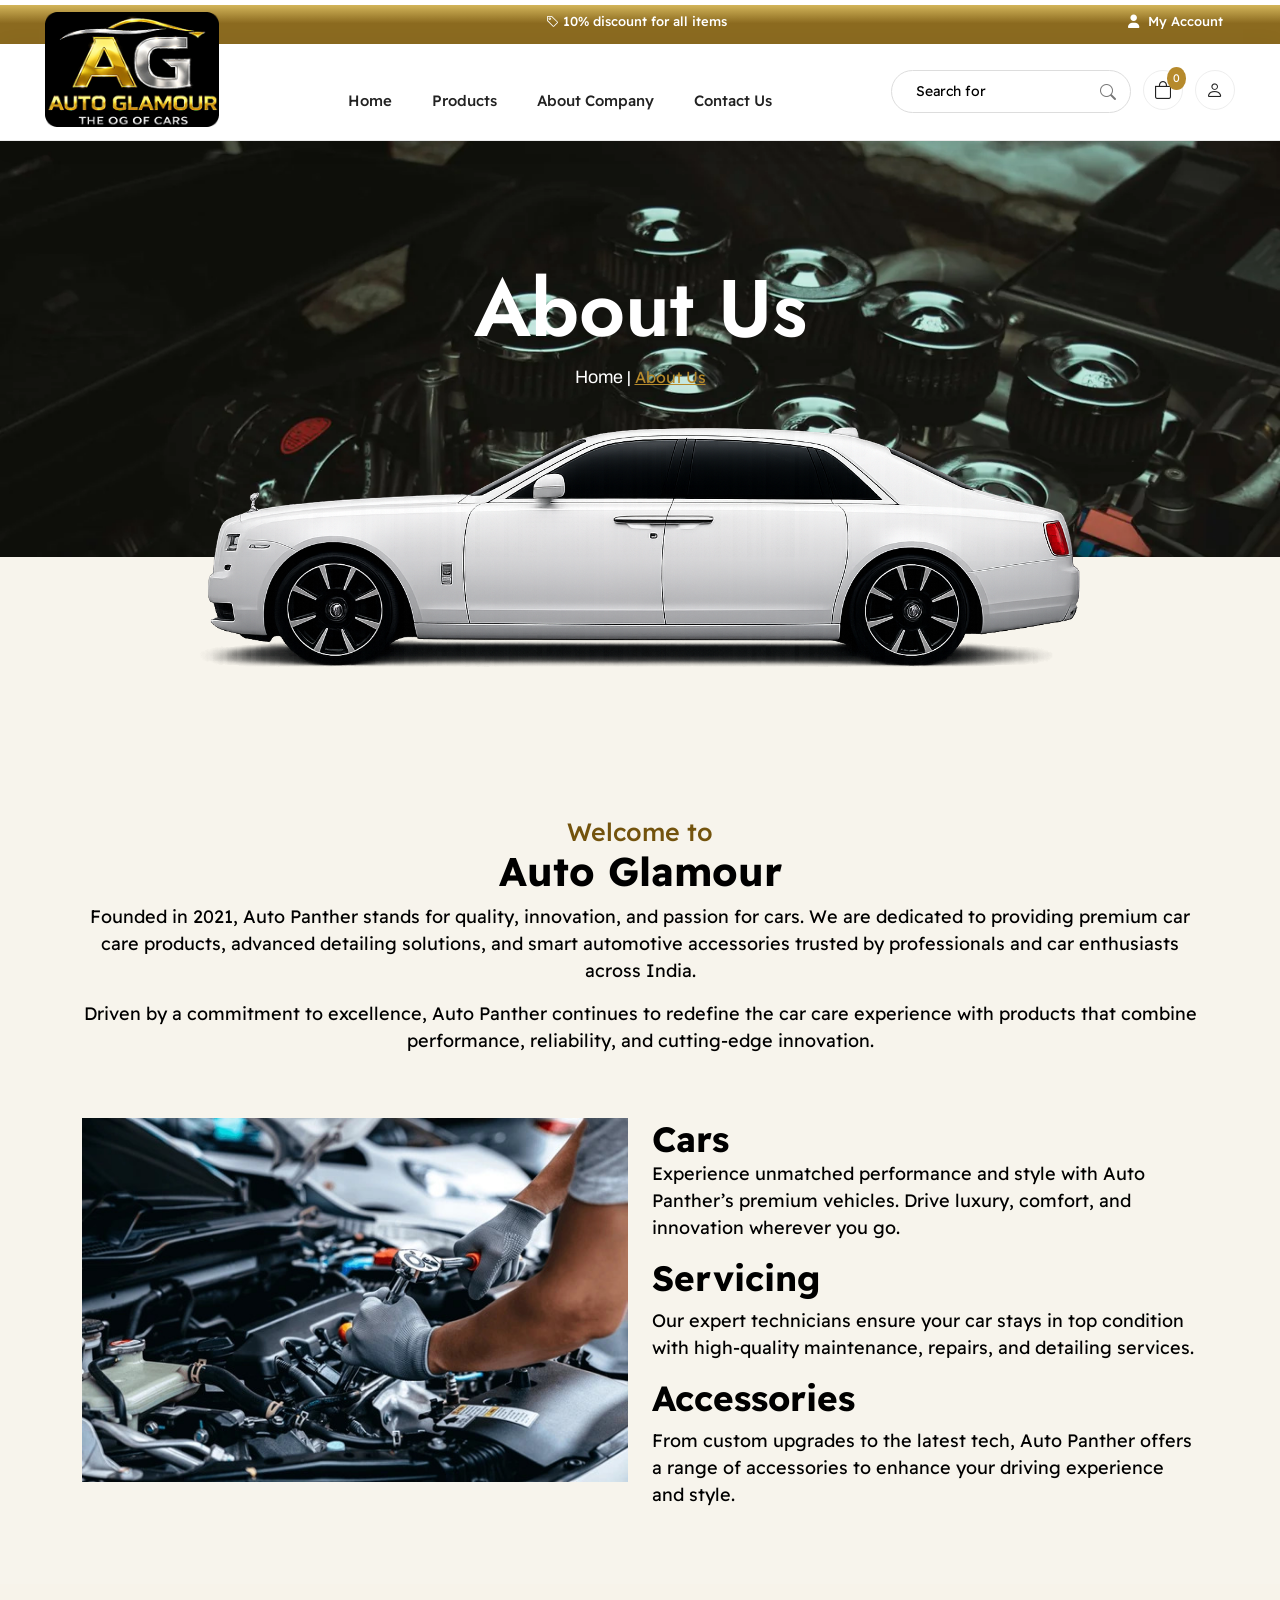
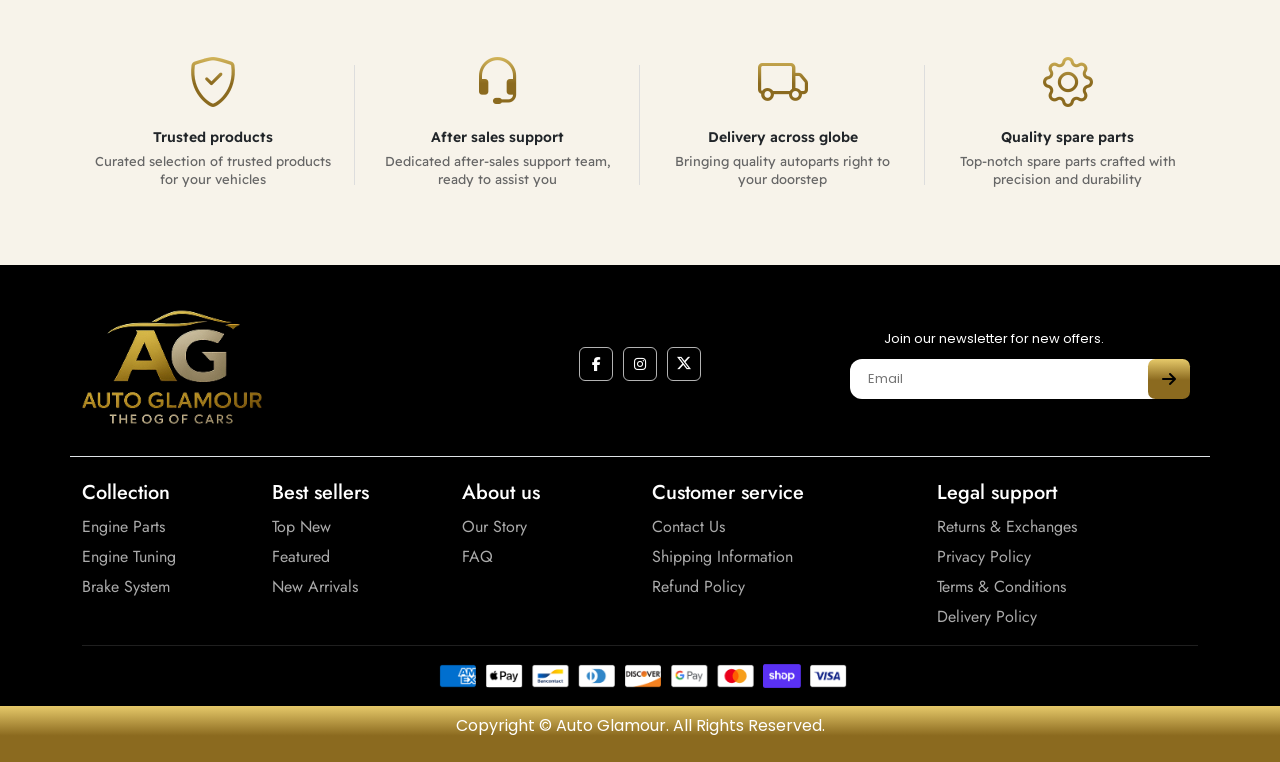
<file: about.html>
<!DOCTYPE html>
<html lang="en">

<head>
  <meta charset="utf-8">
  <meta name="viewport" content="width=device-width, initial-scale=1">
  <title data-site="siteName"></title>
  <link rel="stylesheet" href="https://cdnjs.cloudflare.com/ajax/libs/font-awesome/6.1.1/css/all.min.css"
    integrity="sha512-KfkfwYDsLkIlwQp6LFnl8zNdLGxu9YAA1QvwINks4PhcElQSvqcyVLLD9aMhXd13uQjoXtEKNosOWaZqXgel0g=="
    crossorigin="anonymous" referrerpolicy="no-referrer" />
  <link href="https://cdn.jsdelivr.net/npm/bootstrap@5.3.1/dist/css/bootstrap.min.css" rel="stylesheet"
    integrity="sha384-4bw+/aepP/YC94hEpVNVgiZdgIC5+VKNBQNGCHeKRQN+PtmoHDEXuppvnDJzQIu9" crossorigin="anonymous">
  <link rel="stylesheet" href="https://cdn.jsdelivr.net/npm/bootstrap-icons@1.10.5/font/bootstrap-icons.css">
  <link href="https://cdn.jsdelivr.net/npm/bootstrap-icons@1.11.1/font/bootstrap-icons.css" rel="stylesheet">
  <link rel="preconnect" href="https://fonts.googleapis.com">
  <!-- owl carousel 2 effects animation- -->
  <link href="https://cdnjs.cloudflare.com/ajax/libs/animate.css/3.5.2/animate.css" rel="stylesheet" />

  <!-- Readex Pro -->
  <link rel="preconnect" href="https://fonts.googleapis.com">
  <link rel="preconnect" href="https://fonts.gstatic.com" crossorigin>
  <link
    href="https://fonts.googleapis.com/css2?family=Anek+Bangla:wght@100..800&family=Archivo:ital,wght@0,100..900;1,100..900&family=Bai+Jamjuree:ital,wght@0,200;0,300;0,400;0,500;0,600;0,700;1,200;1,300;1,400;1,500;1,600;1,700&family=Barlow:ital,wght@0,100;0,200;0,300;0,400;0,500;0,600;0,700;0,800;0,900;1,100;1,200;1,300;1,400;1,500;1,600;1,700;1,800;1,900&family=Bebas+Neue&family=Bricolage+Grotesque:opsz,wght@12..96,200..800&family=Figtree:ital,wght@0,300..900;1,300..900&family=Great+Vibes&family=Inter:ital,opsz,wght@0,14..32,100..900;1,14..32,100..900&family=Karla:ital,wght@0,200..800;1,200..800&family=League+Spartan:wght@100..900&family=Manrope:wght@200..800&family=Michroma&family=Montserrat:ital,wght@0,100..900;1,100..900&family=Oswald:wght@200..700&family=Oxanium:wght@200..800&family=PT+Sans+Caption:wght@400;700&family=Parisienne&family=Phetsarath:wght@400;700&family=Playfair+Display:ital,wght@0,400..900;1,400..900&family=Playfair:ital,opsz,wght@0,5..1200,300..900;1,5..1200,300..900&family=Poppins:ital,wght@0,100;0,200;0,300;0,400;0,500;0,600;0,700;0,800;0,900;1,100;1,200;1,300;1,400;1,500;1,600;1,700;1,800;1,900&family=Questrial&family=Racing+Sans+One&family=Readex+Pro:wght@160..700&family=Roboto:ital,wght@0,100..900;1,100..900&family=Sacramento&family=Source+Sans+3:ital,wght@0,200..900;1,200..900&family=Space+Grotesk:wght@300..700&display=swap"
    rel="stylesheet">

  <!-- Fredoka -->
  <link rel="preconnect" href="https://fonts.googleapis.com">
  <link rel="preconnect" href="https://fonts.gstatic.com" crossorigin>
  <link
    href="https://fonts.googleapis.com/css2?family=Anek+Bangla:wght@100..800&family=Archivo:ital,wght@0,100..900;1,100..900&family=Bai+Jamjuree:ital,wght@0,200;0,300;0,400;0,500;0,600;0,700;1,200;1,300;1,400;1,500;1,600;1,700&family=Barlow:ital,wght@0,100;0,200;0,300;0,400;0,500;0,600;0,700;0,800;0,900;1,100;1,200;1,300;1,400;1,500;1,600;1,700;1,800;1,900&family=Bebas+Neue&family=Bricolage+Grotesque:opsz,wght@12..96,200..800&family=Figtree:ital,wght@0,300..900;1,300..900&family=Fredoka:wght@300..700&family=Great+Vibes&family=Inter:ital,opsz,wght@0,14..32,100..900;1,14..32,100..900&family=Karla:ital,wght@0,200..800;1,200..800&family=League+Spartan:wght@100..900&family=Manrope:wght@200..800&family=Michroma&family=Montserrat:ital,wght@0,100..900;1,100..900&family=Oswald:wght@200..700&family=Oxanium:wght@200..800&family=PT+Sans+Caption:wght@400;700&family=Parisienne&family=Phetsarath:wght@400;700&family=Playfair+Display:ital,wght@0,400..900;1,400..900&family=Playfair:ital,opsz,wght@0,5..1200,300..900;1,5..1200,300..900&family=Poppins:ital,wght@0,100;0,200;0,300;0,400;0,500;0,600;0,700;0,800;0,900;1,100;1,200;1,300;1,400;1,500;1,600;1,700;1,800;1,900&family=Questrial&family=Racing+Sans+One&family=Readex+Pro:wght@160..700&family=Roboto:ital,wght@0,100..900;1,100..900&family=Sacramento&family=Source+Sans+3:ital,wght@0,200..900;1,200..900&family=Space+Grotesk:wght@300..700&display=swap"
    rel="stylesheet">

  <!-- Bricolage Grotesque -->
  <link rel="preconnect" href="https://fonts.googleapis.com">
  <link rel="preconnect" href="https://fonts.gstatic.com" crossorigin>
  <link
    href="https://fonts.googleapis.com/css2?family=Anek+Bangla:wght@100..800&family=Barlow:ital,wght@0,100;0,200;0,300;0,400;0,500;0,600;0,700;0,800;0,900;1,100;1,200;1,300;1,400;1,500;1,600;1,700;1,800;1,900&family=Bricolage+Grotesque:opsz,wght@12..96,200..800&family=Figtree:ital,wght@0,300..900;1,300..900&family=Michroma&family=Montserrat:ital,wght@0,100..900;1,100..900&family=PT+Sans+Caption:wght@400;700&family=Parisienne&family=Phetsarath:wght@400;700&family=Playfair+Display:ital,wght@0,400..900;1,400..900&family=Playfair:ital,opsz,wght@0,5..1200,300..900;1,5..1200,300..900&family=Poppins:ital,wght@0,100;0,200;0,300;0,400;0,500;0,600;0,700;0,800;0,900;1,100;1,200;1,300;1,400;1,500;1,600;1,700;1,800;1,900&family=Questrial&family=Racing+Sans+One&family=Roboto:ital,wght@0,100..900;1,100..900&family=Sacramento&family=Space+Grotesk:wght@300..700&display=swap"
    rel="stylesheet">


  <!-- Jost -->
  <link rel="preconnect" href="https://fonts.googleapis.com">
  <link rel="preconnect" href="https://fonts.gstatic.com" crossorigin>
  <link
    href="https://fonts.googleapis.com/css2?family=Anek+Bangla:wght@100..800&family=Archivo:ital,wght@0,100..900;1,100..900&family=Bai+Jamjuree:ital,wght@0,200;0,300;0,400;0,500;0,600;0,700;1,200;1,300;1,400;1,500;1,600;1,700&family=Barlow:ital,wght@0,100;0,200;0,300;0,400;0,500;0,600;0,700;0,800;0,900;1,100;1,200;1,300;1,400;1,500;1,600;1,700;1,800;1,900&family=Bebas+Neue&family=Bricolage+Grotesque:opsz,wght@12..96,200..800&family=Figtree:ital,wght@0,300..900;1,300..900&family=Fredoka:wght@300..700&family=Great+Vibes&family=Inter:ital,opsz,wght@0,14..32,100..900;1,14..32,100..900&family=Jost:ital,wght@0,100..900;1,100..900&family=Karla:ital,wght@0,200..800;1,200..800&family=League+Spartan:wght@100..900&family=Manrope:wght@200..800&family=Michroma&family=Montserrat:ital,wght@0,100..900;1,100..900&family=Mr+Dafoe&family=Onest:wght@100..900&family=Oswald:wght@200..700&family=Oxanium:wght@200..800&family=PT+Sans+Caption:wght@400;700&family=Parisienne&family=Phetsarath:wght@400;700&family=Playfair+Display:ital,wght@0,400..900;1,400..900&family=Playfair:ital,opsz,wght@0,5..1200,300..900;1,5..1200,300..900&family=Poppins:ital,wght@0,100;0,200;0,300;0,400;0,500;0,600;0,700;0,800;0,900;1,100;1,200;1,300;1,400;1,500;1,600;1,700;1,800;1,900&family=Questrial&family=Racing+Sans+One&family=Readex+Pro:wght@160..700&family=Roboto:ital,wght@0,100..900;1,100..900&family=Sacramento&family=Source+Sans+3:ital,wght@0,200..900;1,200..900&family=Space+Grotesk:wght@300..700&display=swap"
    rel="stylesheet">


  <link rel="icon" href="images/fav-icon.png">
  <link rel="stylesheet" type="text/css" href="css/owl.carousel.min.css">
  <link rel="stylesheet" href="css/style.css">
  <link rel="stylesheet" href="css/responsive.css">
</head>

<body>
  <!-- Loader -->
  <div id="pageloader">
    <div class="loader-box">
      <img src="images/dogloader.gif" alt="Loading..." class="loader-gif">
    </div>
  </div>

  <!-- header -->
  <div include-html="header.html" id="header-file"></div>

  <!-- abouther -->
  <div class="container-fluid abutsecbg">
    <h2 class="sectextheral">About Us</h2>
    <p class="secprdec"><a class="secmebg" href="index.html">Home</a> | <a class="secmebg2" href="about.html">About
        Us</a></p>
  </div>

  <!-- PRODUCT DETAIL -->
  <div class="container-fluid secproductsbg2 ">
    <div class="seccarmarbg">
      <img src="images/carabut1.png" alt="">
    </div>
  </div>

  <!--  -->
  <div class="container-fluid secproductsbg2">
<div class="container">
    <div class="secabopasdcont">
      <h5>Welcome to</h5>
      <h3>Auto Glamour</h3>
      <p>Founded in 2021, Auto Panther stands for quality, innovation, and passion for cars. We are dedicated to
        providing premium car care products, advanced detailing solutions, and smart automotive accessories trusted by
        professionals and car enthusiasts across India.</p>
      <p>Driven by a commitment to excellence, Auto Panther continues to redefine the car care experience with products
        that combine performance, reliability, and cutting-edge innovation.</p>
    </div>

    <!--  -->
    <div class="row pt-5  ">
      <div class="col-md-6">
        <img class="img-fluid" src="images/aboutcarimg.jpg" alt="">
      </div>
      <div class="col-md-6">
        <div class="sec-adcot">
          <h3 class="m-0">Cars</h3>
          <p>Experience unmatched performance and style with Auto Panther’s premium vehicles. Drive luxury,
            comfort, and innovation wherever you go.</p>
        </div>
        <div class="sec-adcot">
          <h3>Servicing</h3>
          <p>Our expert technicians ensure your car stays in top condition with high-quality maintenance,
            repairs, and detailing services.</p>
        </div>
        <div class="sec-adcot">
          <h3>Accessories</h3>
          <p>From custom upgrades to the latest tech, Auto Panther offers a range of accessories to enhance
            your driving experience and style.
          </p>
        </div>
      </div>
    </div> 
  </div>
  </div>


  <!-- footer -->
  <div include-html="footer.html" id="footer-file"></div>

  <script src="https://cdn.jsdelivr.net/npm/bootstrap@5.3.1/dist/js/bootstrap.min.js"
    integrity="sha384-Rx+T1VzGupg4BHQYs2gCW9It+akI2MM/mndMCy36UVfodzcJcF0GGLxZIzObiEfa"
    crossorigin="anonymous"></script>
  <script src="https://cdn.knightlab.com/libs/juxtapose/latest/js/juxtapose.min.js"></script>
  <script src="https://cdn.jsdelivr.net/npm/@popperjs/core@2.11.8/dist/umd/popper.min.js"
    integrity="sha384-I7E8VVD/ismYTF4hNIPjVp/Zjvgyol6VFvRkX/vR+Vc4jQkC+hVqc2pM8ODewa9r"
    crossorigin="anonymous"></script>

  <script src="https://ajax.googleapis.com/ajax/libs/jquery/3.5.1/jquery.min.js"></script>
  <script src="js/owl.carousel.min.js" type="text/javascript"></script>
  <script src="https://unpkg.com/aos@2.3.1/dist/aos.js"></script>
  <script src="js/settings.js"></script>
  <script>

    // loder-start
    window.addEventListener("load", function () {
      document.getElementById("pageloader").style.display = "none";
    });
    // loder-end

  </script>

  <script>
    let totalFrames = 36;
    let currentFrame = 1;
    let dragging = false;
    let startX = 0;

    const carImg = document.getElementById("carFrame");

    function showFrame(frame) {
      if (frame < 1) frame = totalFrames;
      if (frame > totalFrames) frame = 1;
      carImg.src = `images/360/car_${String(frame).padStart(2, '0')}.png`;
      currentFrame = frame;
    }

    // Mouse Drag
    carImg.addEventListener("mousedown", (e) => {
      dragging = true;
      startX = e.clientX;
    });

    window.addEventListener("mouseup", () => dragging = false);

    window.addEventListener("mousemove", (e) => {
      if (!dragging) return;
      let diff = e.clientX - startX;
      if (Math.abs(diff) > 15) {
        if (diff > 0) showFrame(currentFrame - 1);
        else showFrame(currentFrame + 1);
        startX = e.clientX;
      }
    });

    // Mouse Scroll
    carImg.addEventListener("wheel", (e) => {
      e.preventDefault();
      if (e.deltaY > 0) showFrame(currentFrame + 1);
      else showFrame(currentFrame - 1);
    });
  </script>

</body>

</html>
</file>
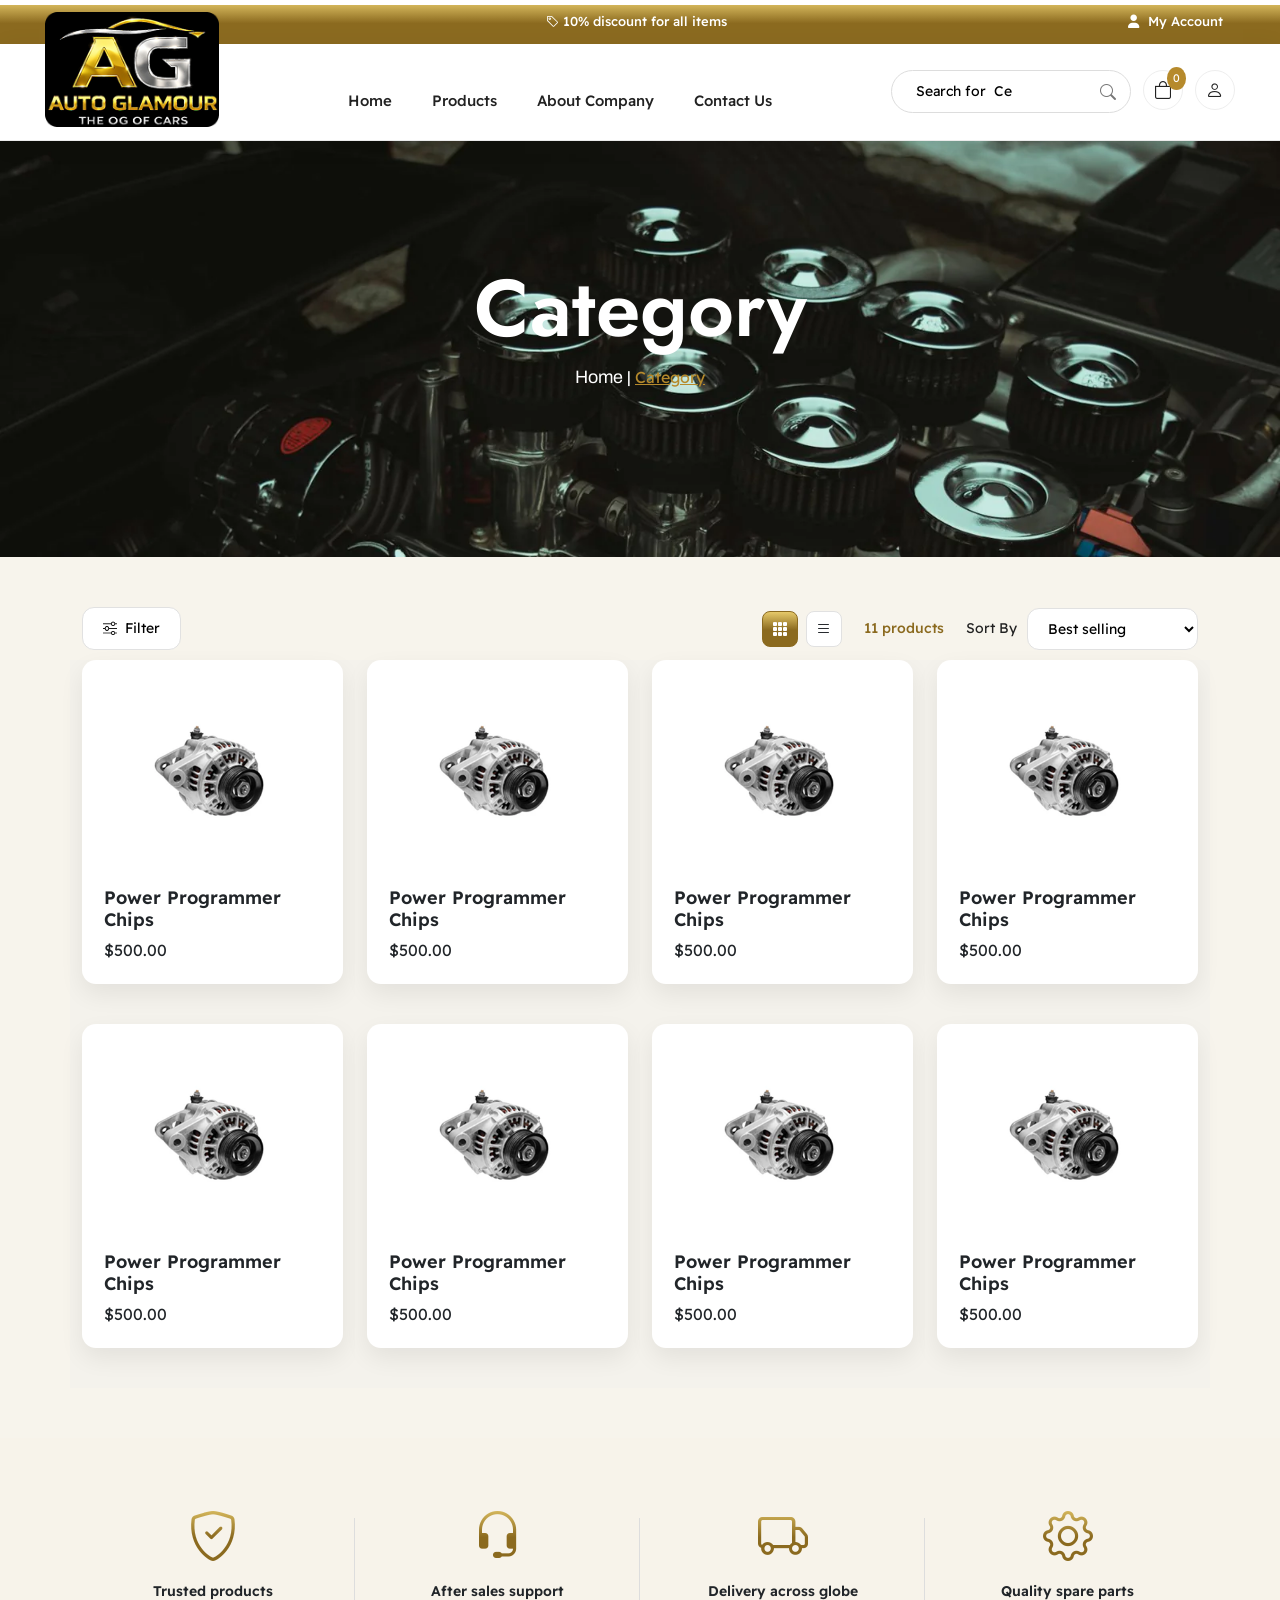
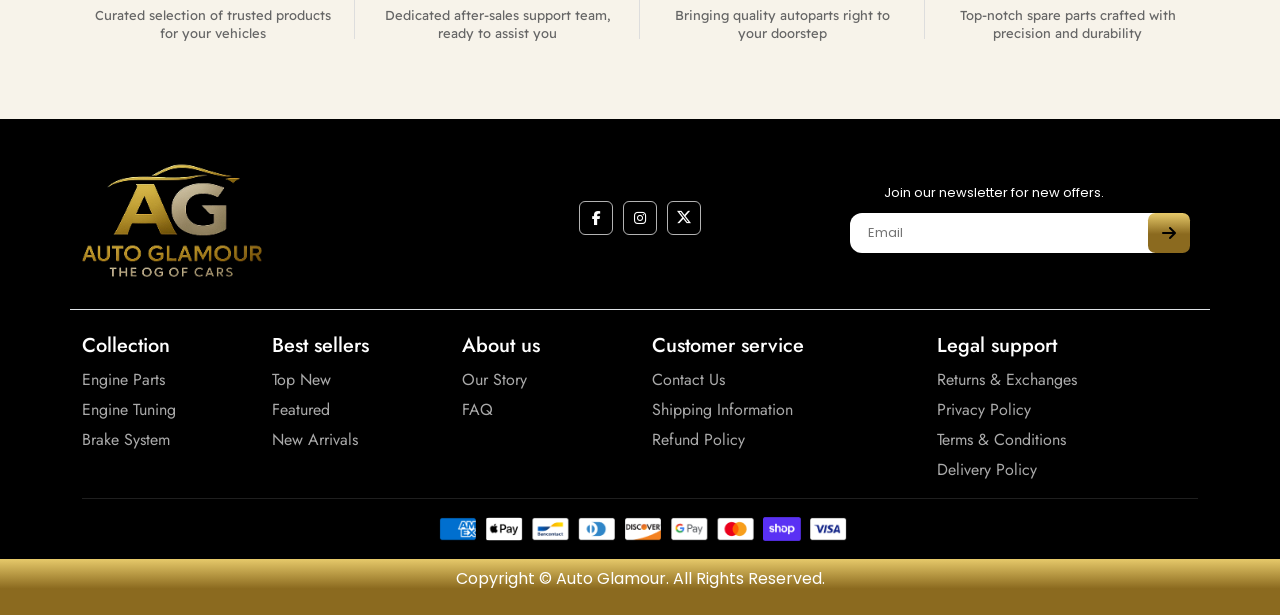
<file: category.html>
<!DOCTYPE html>
<html lang="en">

<head>
  <meta charset="utf-8">
  <meta name="viewport" content="width=device-width, initial-scale=1">
  <title data-site="siteName"></title>
  <link rel="stylesheet" href="https://cdnjs.cloudflare.com/ajax/libs/font-awesome/6.1.1/css/all.min.css"
    integrity="sha512-KfkfwYDsLkIlwQp6LFnl8zNdLGxu9YAA1QvwINks4PhcElQSvqcyVLLD9aMhXd13uQjoXtEKNosOWaZqXgel0g=="
    crossorigin="anonymous" referrerpolicy="no-referrer" />
  <link href="https://cdn.jsdelivr.net/npm/bootstrap@5.3.1/dist/css/bootstrap.min.css" rel="stylesheet"
    integrity="sha384-4bw+/aepP/YC94hEpVNVgiZdgIC5+VKNBQNGCHeKRQN+PtmoHDEXuppvnDJzQIu9" crossorigin="anonymous">
  <link rel="stylesheet" href="https://cdn.jsdelivr.net/npm/bootstrap-icons@1.10.5/font/bootstrap-icons.css">
  <link href="https://cdn.jsdelivr.net/npm/bootstrap-icons@1.11.1/font/bootstrap-icons.css" rel="stylesheet">
  <link rel="preconnect" href="https://fonts.googleapis.com">
  <!-- owl carousel 2 effects animation- -->
  <link href="https://cdnjs.cloudflare.com/ajax/libs/animate.css/3.5.2/animate.css" rel="stylesheet" />

  <!-- Readex Pro -->
  <link rel="preconnect" href="https://fonts.googleapis.com">
  <link rel="preconnect" href="https://fonts.gstatic.com" crossorigin>
  <link
    href="https://fonts.googleapis.com/css2?family=Anek+Bangla:wght@100..800&family=Archivo:ital,wght@0,100..900;1,100..900&family=Bai+Jamjuree:ital,wght@0,200;0,300;0,400;0,500;0,600;0,700;1,200;1,300;1,400;1,500;1,600;1,700&family=Barlow:ital,wght@0,100;0,200;0,300;0,400;0,500;0,600;0,700;0,800;0,900;1,100;1,200;1,300;1,400;1,500;1,600;1,700;1,800;1,900&family=Bebas+Neue&family=Bricolage+Grotesque:opsz,wght@12..96,200..800&family=Figtree:ital,wght@0,300..900;1,300..900&family=Great+Vibes&family=Inter:ital,opsz,wght@0,14..32,100..900;1,14..32,100..900&family=Karla:ital,wght@0,200..800;1,200..800&family=League+Spartan:wght@100..900&family=Manrope:wght@200..800&family=Michroma&family=Montserrat:ital,wght@0,100..900;1,100..900&family=Oswald:wght@200..700&family=Oxanium:wght@200..800&family=PT+Sans+Caption:wght@400;700&family=Parisienne&family=Phetsarath:wght@400;700&family=Playfair+Display:ital,wght@0,400..900;1,400..900&family=Playfair:ital,opsz,wght@0,5..1200,300..900;1,5..1200,300..900&family=Poppins:ital,wght@0,100;0,200;0,300;0,400;0,500;0,600;0,700;0,800;0,900;1,100;1,200;1,300;1,400;1,500;1,600;1,700;1,800;1,900&family=Questrial&family=Racing+Sans+One&family=Readex+Pro:wght@160..700&family=Roboto:ital,wght@0,100..900;1,100..900&family=Sacramento&family=Source+Sans+3:ital,wght@0,200..900;1,200..900&family=Space+Grotesk:wght@300..700&display=swap"
    rel="stylesheet">

  <!-- Fredoka -->
  <link rel="preconnect" href="https://fonts.googleapis.com">
  <link rel="preconnect" href="https://fonts.gstatic.com" crossorigin>
  <link
    href="https://fonts.googleapis.com/css2?family=Anek+Bangla:wght@100..800&family=Archivo:ital,wght@0,100..900;1,100..900&family=Bai+Jamjuree:ital,wght@0,200;0,300;0,400;0,500;0,600;0,700;1,200;1,300;1,400;1,500;1,600;1,700&family=Barlow:ital,wght@0,100;0,200;0,300;0,400;0,500;0,600;0,700;0,800;0,900;1,100;1,200;1,300;1,400;1,500;1,600;1,700;1,800;1,900&family=Bebas+Neue&family=Bricolage+Grotesque:opsz,wght@12..96,200..800&family=Figtree:ital,wght@0,300..900;1,300..900&family=Fredoka:wght@300..700&family=Great+Vibes&family=Inter:ital,opsz,wght@0,14..32,100..900;1,14..32,100..900&family=Karla:ital,wght@0,200..800;1,200..800&family=League+Spartan:wght@100..900&family=Manrope:wght@200..800&family=Michroma&family=Montserrat:ital,wght@0,100..900;1,100..900&family=Oswald:wght@200..700&family=Oxanium:wght@200..800&family=PT+Sans+Caption:wght@400;700&family=Parisienne&family=Phetsarath:wght@400;700&family=Playfair+Display:ital,wght@0,400..900;1,400..900&family=Playfair:ital,opsz,wght@0,5..1200,300..900;1,5..1200,300..900&family=Poppins:ital,wght@0,100;0,200;0,300;0,400;0,500;0,600;0,700;0,800;0,900;1,100;1,200;1,300;1,400;1,500;1,600;1,700;1,800;1,900&family=Questrial&family=Racing+Sans+One&family=Readex+Pro:wght@160..700&family=Roboto:ital,wght@0,100..900;1,100..900&family=Sacramento&family=Source+Sans+3:ital,wght@0,200..900;1,200..900&family=Space+Grotesk:wght@300..700&display=swap"
    rel="stylesheet">

  <!-- Bricolage Grotesque -->
  <link rel="preconnect" href="https://fonts.googleapis.com">
  <link rel="preconnect" href="https://fonts.gstatic.com" crossorigin>
  <link
    href="https://fonts.googleapis.com/css2?family=Anek+Bangla:wght@100..800&family=Barlow:ital,wght@0,100;0,200;0,300;0,400;0,500;0,600;0,700;0,800;0,900;1,100;1,200;1,300;1,400;1,500;1,600;1,700;1,800;1,900&family=Bricolage+Grotesque:opsz,wght@12..96,200..800&family=Figtree:ital,wght@0,300..900;1,300..900&family=Michroma&family=Montserrat:ital,wght@0,100..900;1,100..900&family=PT+Sans+Caption:wght@400;700&family=Parisienne&family=Phetsarath:wght@400;700&family=Playfair+Display:ital,wght@0,400..900;1,400..900&family=Playfair:ital,opsz,wght@0,5..1200,300..900;1,5..1200,300..900&family=Poppins:ital,wght@0,100;0,200;0,300;0,400;0,500;0,600;0,700;0,800;0,900;1,100;1,200;1,300;1,400;1,500;1,600;1,700;1,800;1,900&family=Questrial&family=Racing+Sans+One&family=Roboto:ital,wght@0,100..900;1,100..900&family=Sacramento&family=Space+Grotesk:wght@300..700&display=swap"
    rel="stylesheet">


  <!-- Jost -->
  <link rel="preconnect" href="https://fonts.googleapis.com">
  <link rel="preconnect" href="https://fonts.gstatic.com" crossorigin>
  <link
    href="https://fonts.googleapis.com/css2?family=Anek+Bangla:wght@100..800&family=Archivo:ital,wght@0,100..900;1,100..900&family=Bai+Jamjuree:ital,wght@0,200;0,300;0,400;0,500;0,600;0,700;1,200;1,300;1,400;1,500;1,600;1,700&family=Barlow:ital,wght@0,100;0,200;0,300;0,400;0,500;0,600;0,700;0,800;0,900;1,100;1,200;1,300;1,400;1,500;1,600;1,700;1,800;1,900&family=Bebas+Neue&family=Bricolage+Grotesque:opsz,wght@12..96,200..800&family=Figtree:ital,wght@0,300..900;1,300..900&family=Fredoka:wght@300..700&family=Great+Vibes&family=Inter:ital,opsz,wght@0,14..32,100..900;1,14..32,100..900&family=Jost:ital,wght@0,100..900;1,100..900&family=Karla:ital,wght@0,200..800;1,200..800&family=League+Spartan:wght@100..900&family=Manrope:wght@200..800&family=Michroma&family=Montserrat:ital,wght@0,100..900;1,100..900&family=Mr+Dafoe&family=Onest:wght@100..900&family=Oswald:wght@200..700&family=Oxanium:wght@200..800&family=PT+Sans+Caption:wght@400;700&family=Parisienne&family=Phetsarath:wght@400;700&family=Playfair+Display:ital,wght@0,400..900;1,400..900&family=Playfair:ital,opsz,wght@0,5..1200,300..900;1,5..1200,300..900&family=Poppins:ital,wght@0,100;0,200;0,300;0,400;0,500;0,600;0,700;0,800;0,900;1,100;1,200;1,300;1,400;1,500;1,600;1,700;1,800;1,900&family=Questrial&family=Racing+Sans+One&family=Readex+Pro:wght@160..700&family=Roboto:ital,wght@0,100..900;1,100..900&family=Sacramento&family=Source+Sans+3:ital,wght@0,200..900;1,200..900&family=Space+Grotesk:wght@300..700&display=swap"
    rel="stylesheet">


  <link rel="icon" href="images/fav-icon.png">
  <link rel="stylesheet" type="text/css" href="css/owl.carousel.min.css">
  <link rel="stylesheet" href="css/style.css">
  <link rel="stylesheet" href="css/responsive.css">
</head>

<body>
  <!-- Loader -->
  <div id="pageloader">
    <div class="loader-box">
      <img src="images/dogloader.gif" alt="Loading..." class="loader-gif">
    </div>
  </div>

  <!-- header -->
  <div include-html="header.html" id="header-file"></div>

  <!-- abouther -->
  <div class="container-fluid abutsecbg">
    <h2 class="sectextheral">Category</h2>
    <p class="secprdec"><a class="secmebg" href="index.html">Home</a> | <a class="secmebg2"
        href="category.html">Category</a></p>
  </div>

  <!-- PRODUCTS TOP BAR -->
  <div class="container-fluid products-topbar">
    <div class="container">
      <div class="products-topbar-inner">

        <!-- FILTER BUTTON -->
        <button class="filter-btn" id="openFilter">
          <i class="bi bi-sliders"></i>
          Filter
        </button>

        <!-- OVERLAY -->
        <div class="filter-overlay" id="filterOverlay"></div>

        <!-- FILTER SIDEBAR -->
        <div class="filter-sidebar" id="filterSidebar">

          <!-- HEADER -->
          <div class="filter-header">
            <h5>Filter</h5>
            <span class="product-count">11 products</span>
            <button class="close-filter" id="closeFilter">&times;</button>
          </div>

          <div class="filter-body">

            <!-- Availability -->
            <div class="filter-box active">
              <div class="filter-title toggle-filter">
                Availability <span class="icon">−</span>
              </div>

              <div class="filter-content">
                <label class="switch">
                  <input type="checkbox">
                  <span class="slider"></span>
                </label>
                <span class="ms-2">In stock (11)</span>
              </div>
            </div>

            <!-- Price -->
            <div class="filter-box active">
              <div class="filter-title toggle-filter">
                Price <span class="icon">−</span>
              </div>

              <div class="filter-content">
                <p>The highest price is $10,000.00</p>
                <input type="range" min="0" max="10000">
                <div class="price-inputs">
                  <input type="number" value="0">
                  <input type="number" value="10000">
                </div>
              </div>
            </div>

            <!-- Brand -->
            <div class="filter-box">
              <div class="filter-title toggle-filter">
                Brand <span class="icon">+</span>
              </div>

              <div class="filter-content">
                <label><input type="checkbox"> Bosch</label><br>
                <label><input type="checkbox"> Valeo</label><br>
                <label><input type="checkbox"> Denso</label>
              </div>
            </div>

            <!-- Categories -->
            <div class="filter-box">
              <div class="filter-title toggle-filter">
                Categories <span class="icon">+</span>
              </div>

              <div class="filter-content">
                <label><input type="checkbox"> Engine</label><br>
                <label><input type="checkbox"> Suspension</label><br>
                <label><input type="checkbox"> Electrical</label>
              </div>
            </div>

          </div>


          <!-- FOOTER -->
          <div class="filter-footer">
            <button class="btn-clear">Remove all</button>
            <button class="btn-apply">Apply</button>
          </div>

        </div>


        <div class="right-controls">

          <div class="view-toggle">
            <span class="active" data-view="grid">
              <i class="bi bi-grid-3x3-gap-fill"></i>
            </span>
            <span data-view="list">
              <i class="bi bi-list"></i>
            </span>
          </div>


          <div class="product-count">
            11 products
          </div>

          <div class="sort-wrap">
            <span class="sort-label">Sort By</span>
            <select>
              <option>Best selling</option>
              <option>Price, low to high</option>
              <option>Price, high to low</option>
            </select>
          </div>

        </div>

      </div>
    </div>
  </div>

  <!-- products add -->
  <div class="container-fluid secproductsbg " id="productWrapper">
    <div class="container">
      <div class="row">
        <div class="col-md-3 col-6" id="home-best-seller">
          <div class="hbs-product">
            <img src="images/product-img1.png" alt="">
            <h6>Power Programmer Chips</h6>
            <p>$500.00</p>

            <div class="hbs-btns">
              <button class="hbs-cart">Add to Cart</button>
              <button class="hbs-view">Quick View</button>
            </div>
          </div>
        </div>
        <div class="col-md-3 col-6" id="home-best-seller">
          <div class="hbs-product">
            <img src="images/product-img1.png" alt="">
            <h6>Power Programmer Chips</h6>
            <p>$500.00</p>

            <div class="hbs-btns">
              <button class="hbs-cart">Add to Cart</button>
              <button class="hbs-view">Quick View</button>
            </div>
          </div>
        </div>
        <div class="col-md-3 col-6" id="home-best-seller">
          <div class="hbs-product">
            <img src="images/product-img1.png" alt="">
            <h6>Power Programmer Chips</h6>
            <p>$500.00</p>

            <div class="hbs-btns">
              <button class="hbs-cart">Add to Cart</button>
              <button class="hbs-view">Quick View</button>
            </div>
          </div>
        </div>
        <div class="col-md-3 col-6" id="home-best-seller">
          <div class="hbs-product">
            <img src="images/product-img1.png" alt="">
            <h6>Power Programmer Chips</h6>
            <p>$500.00</p>

            <div class="hbs-btns">
              <button class="hbs-cart">Add to Cart</button>
              <button class="hbs-view">Quick View</button>
            </div>
          </div>
        </div>
        <div class="col-md-3 col-6" id="home-best-seller">
          <div class="hbs-product">
            <img src="images/product-img1.png" alt="">
            <h6>Power Programmer Chips</h6>
            <p>$500.00</p>

            <div class="hbs-btns">
              <button class="hbs-cart">Add to Cart</button>
              <button class="hbs-view">Quick View</button>
            </div>
          </div>
        </div>
        <div class="col-md-3 col-6" id="home-best-seller">
          <div class="hbs-product">
            <img src="images/product-img1.png" alt="">
            <h6>Power Programmer Chips</h6>
            <p>$500.00</p>

            <div class="hbs-btns">
              <button class="hbs-cart">Add to Cart</button>
              <button class="hbs-view">Quick View</button>
            </div>
          </div>
        </div>
        <div class="col-md-3 col-6" id="home-best-seller">
          <div class="hbs-product">
            <img src="images/product-img1.png" alt="">
            <h6>Power Programmer Chips</h6>
            <p>$500.00</p>

            <div class="hbs-btns">
              <button class="hbs-cart">Add to Cart</button>
              <button class="hbs-view">Quick View</button>
            </div>
          </div>
        </div>
        <div class="col-md-3 col-6" id="home-best-seller">
          <div class="hbs-product">
            <img src="images/product-img1.png" alt="">
            <h6>Power Programmer Chips</h6>
            <p>$500.00</p>

            <div class="hbs-btns">
              <button class="hbs-cart">Add to Cart</button>
              <button class="hbs-view">Quick View</button>
            </div>
          </div>
        </div>
      </div>
    </div>
  </div>




  <!-- footer -->
  <div include-html="footer.html" id="footer-file"></div>

  <script src="https://cdn.jsdelivr.net/npm/bootstrap@5.3.1/dist/js/bootstrap.min.js"
    integrity="sha384-Rx+T1VzGupg4BHQYs2gCW9It+akI2MM/mndMCy36UVfodzcJcF0GGLxZIzObiEfa"
    crossorigin="anonymous"></script>
  <script src="https://cdn.knightlab.com/libs/juxtapose/latest/js/juxtapose.min.js"></script>
  <script src="https://cdn.jsdelivr.net/npm/@popperjs/core@2.11.8/dist/umd/popper.min.js"
    integrity="sha384-I7E8VVD/ismYTF4hNIPjVp/Zjvgyol6VFvRkX/vR+Vc4jQkC+hVqc2pM8ODewa9r"
    crossorigin="anonymous"></script>

  <script src="https://ajax.googleapis.com/ajax/libs/jquery/3.5.1/jquery.min.js"></script>
  <script src="js/owl.carousel.min.js" type="text/javascript"></script>
  <script src="https://unpkg.com/aos@2.3.1/dist/aos.js"></script>
  <script src="js/settings.js"></script>
  <script>
    // filter
    const openBtn = document.getElementById('openFilter');
    const closeBtn = document.getElementById('closeFilter');
    const sidebar = document.getElementById('filterSidebar');
    const overlay = document.getElementById('filterOverlay');

    openBtn.onclick = () => {
      sidebar.classList.add('active');
      overlay.classList.add('active');
      document.body.style.overflow = 'hidden';
    };

    closeBtn.onclick = closeFilter;
    overlay.onclick = closeFilter;

    function closeFilter() {
      sidebar.classList.remove('active');
      overlay.classList.remove('active');
      document.body.style.overflow = '';
    }

document.querySelectorAll('.toggle-filter').forEach(title=>{
  title.addEventListener('click',()=>{
    const box = title.parentElement;
    box.classList.toggle('active');

    const icon = title.querySelector('.icon');
    icon.textContent = box.classList.contains('active') ? '−' : '+';
  });
});


   document.addEventListener('DOMContentLoaded', function () {

  const viewBtns = document.querySelectorAll('.view-toggle span');
  const productSection = document.querySelector('.secproductsbg');

  if (!productSection || viewBtns.length === 0) return;

  viewBtns.forEach(btn => {
    btn.addEventListener('click', function () {

      /* remove active from all */
      viewBtns.forEach(i => i.classList.remove('active'));
      this.classList.add('active');

      const view = this.getAttribute('data-view');

      /* reset first */
      productSection.classList.remove('list-view');

      /* apply view */
      if (view === 'list') {
        productSection.classList.add('list-view');
      }

    });
  });

});



    // loder-start
    window.addEventListener("load", function () {
      document.getElementById("pageloader").style.display = "none";
    });
    // loder-end

  </script>




</body>

</html>
</file>
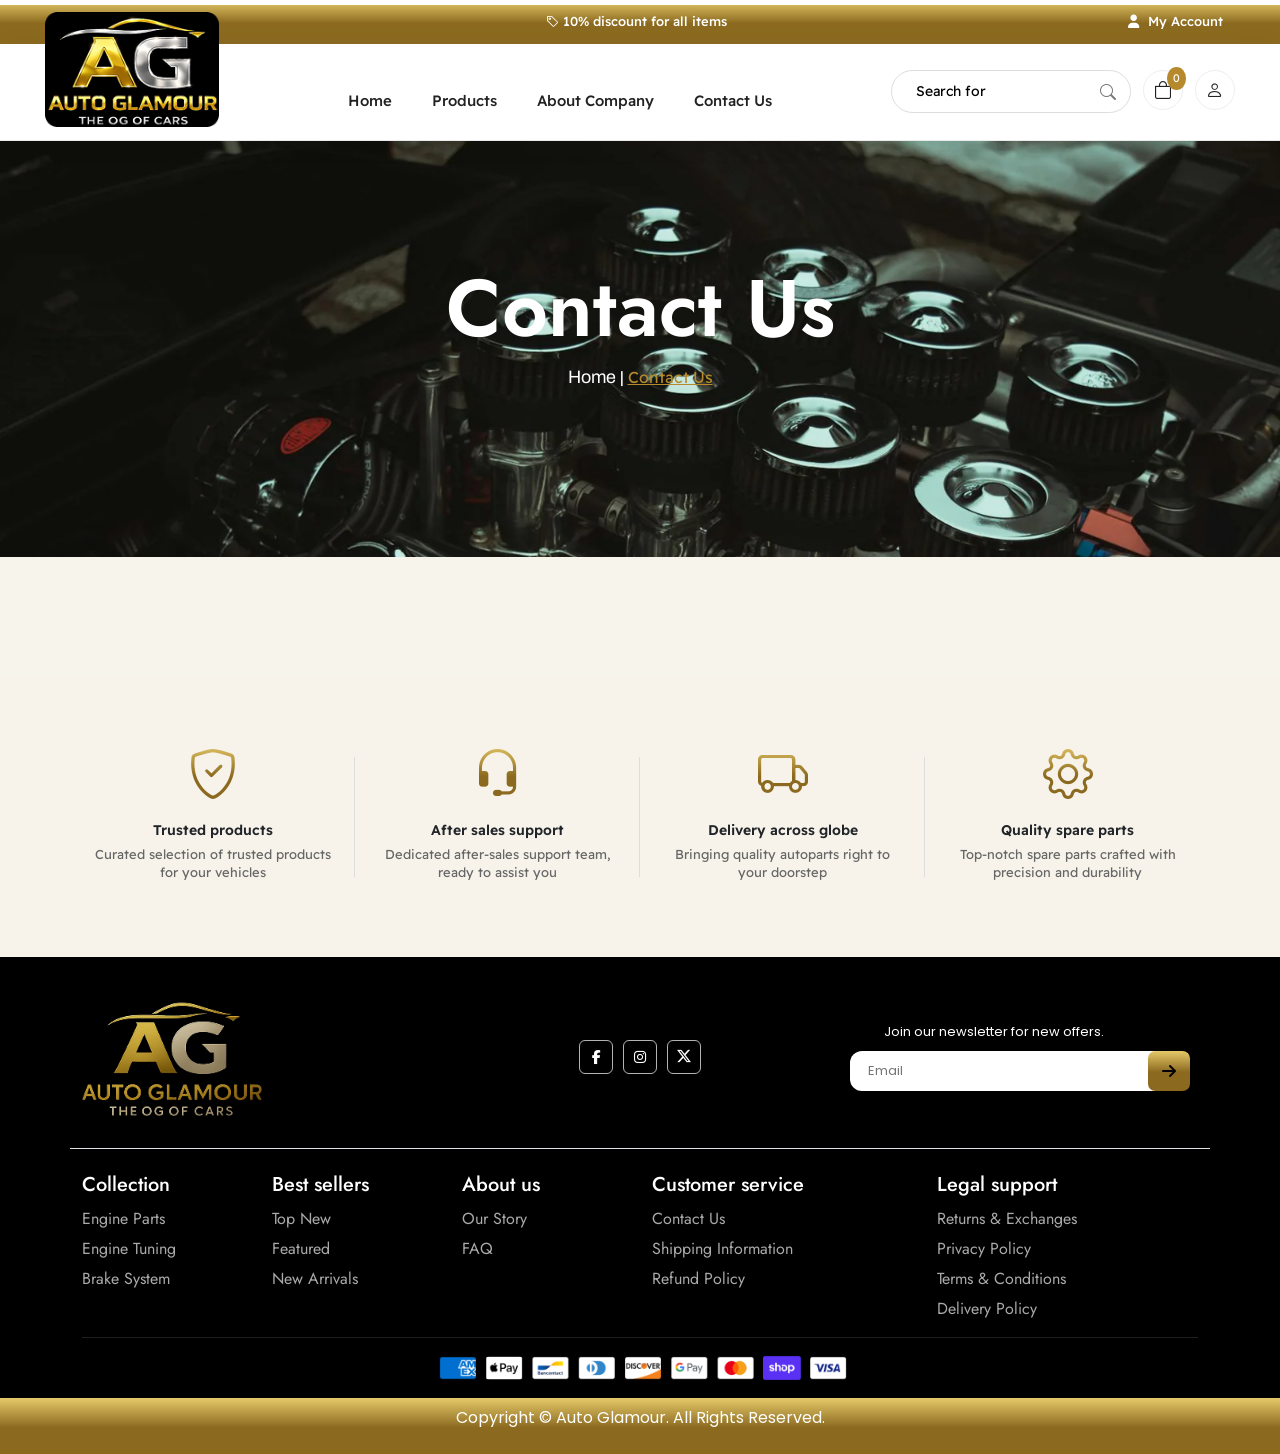
<file: contact.html>
<!DOCTYPE html>
<html lang="en">

<head>
  <meta charset="utf-8">
  <meta name="viewport" content="width=device-width, initial-scale=1">
  <title data-site="siteName"></title>
  <link rel="stylesheet" href="https://cdnjs.cloudflare.com/ajax/libs/font-awesome/6.1.1/css/all.min.css"
    integrity="sha512-KfkfwYDsLkIlwQp6LFnl8zNdLGxu9YAA1QvwINks4PhcElQSvqcyVLLD9aMhXd13uQjoXtEKNosOWaZqXgel0g=="
    crossorigin="anonymous" referrerpolicy="no-referrer" />
  <link href="https://cdn.jsdelivr.net/npm/bootstrap@5.3.1/dist/css/bootstrap.min.css" rel="stylesheet"
    integrity="sha384-4bw+/aepP/YC94hEpVNVgiZdgIC5+VKNBQNGCHeKRQN+PtmoHDEXuppvnDJzQIu9" crossorigin="anonymous">
  <link rel="stylesheet" href="https://cdn.jsdelivr.net/npm/bootstrap-icons@1.10.5/font/bootstrap-icons.css">
  <link href="https://cdn.jsdelivr.net/npm/bootstrap-icons@1.11.1/font/bootstrap-icons.css" rel="stylesheet">
  <link rel="preconnect" href="https://fonts.googleapis.com">
  <!-- owl carousel 2 effects animation- -->
  <link href="https://cdnjs.cloudflare.com/ajax/libs/animate.css/3.5.2/animate.css" rel="stylesheet" />

  <!-- Readex Pro -->
  <link rel="preconnect" href="https://fonts.googleapis.com">
  <link rel="preconnect" href="https://fonts.gstatic.com" crossorigin>
  <link
    href="https://fonts.googleapis.com/css2?family=Anek+Bangla:wght@100..800&family=Archivo:ital,wght@0,100..900;1,100..900&family=Bai+Jamjuree:ital,wght@0,200;0,300;0,400;0,500;0,600;0,700;1,200;1,300;1,400;1,500;1,600;1,700&family=Barlow:ital,wght@0,100;0,200;0,300;0,400;0,500;0,600;0,700;0,800;0,900;1,100;1,200;1,300;1,400;1,500;1,600;1,700;1,800;1,900&family=Bebas+Neue&family=Bricolage+Grotesque:opsz,wght@12..96,200..800&family=Figtree:ital,wght@0,300..900;1,300..900&family=Great+Vibes&family=Inter:ital,opsz,wght@0,14..32,100..900;1,14..32,100..900&family=Karla:ital,wght@0,200..800;1,200..800&family=League+Spartan:wght@100..900&family=Manrope:wght@200..800&family=Michroma&family=Montserrat:ital,wght@0,100..900;1,100..900&family=Oswald:wght@200..700&family=Oxanium:wght@200..800&family=PT+Sans+Caption:wght@400;700&family=Parisienne&family=Phetsarath:wght@400;700&family=Playfair+Display:ital,wght@0,400..900;1,400..900&family=Playfair:ital,opsz,wght@0,5..1200,300..900;1,5..1200,300..900&family=Poppins:ital,wght@0,100;0,200;0,300;0,400;0,500;0,600;0,700;0,800;0,900;1,100;1,200;1,300;1,400;1,500;1,600;1,700;1,800;1,900&family=Questrial&family=Racing+Sans+One&family=Readex+Pro:wght@160..700&family=Roboto:ital,wght@0,100..900;1,100..900&family=Sacramento&family=Source+Sans+3:ital,wght@0,200..900;1,200..900&family=Space+Grotesk:wght@300..700&display=swap"
    rel="stylesheet">

  <!-- Fredoka -->
  <link rel="preconnect" href="https://fonts.googleapis.com">
  <link rel="preconnect" href="https://fonts.gstatic.com" crossorigin>
  <link
    href="https://fonts.googleapis.com/css2?family=Anek+Bangla:wght@100..800&family=Archivo:ital,wght@0,100..900;1,100..900&family=Bai+Jamjuree:ital,wght@0,200;0,300;0,400;0,500;0,600;0,700;1,200;1,300;1,400;1,500;1,600;1,700&family=Barlow:ital,wght@0,100;0,200;0,300;0,400;0,500;0,600;0,700;0,800;0,900;1,100;1,200;1,300;1,400;1,500;1,600;1,700;1,800;1,900&family=Bebas+Neue&family=Bricolage+Grotesque:opsz,wght@12..96,200..800&family=Figtree:ital,wght@0,300..900;1,300..900&family=Fredoka:wght@300..700&family=Great+Vibes&family=Inter:ital,opsz,wght@0,14..32,100..900;1,14..32,100..900&family=Karla:ital,wght@0,200..800;1,200..800&family=League+Spartan:wght@100..900&family=Manrope:wght@200..800&family=Michroma&family=Montserrat:ital,wght@0,100..900;1,100..900&family=Oswald:wght@200..700&family=Oxanium:wght@200..800&family=PT+Sans+Caption:wght@400;700&family=Parisienne&family=Phetsarath:wght@400;700&family=Playfair+Display:ital,wght@0,400..900;1,400..900&family=Playfair:ital,opsz,wght@0,5..1200,300..900;1,5..1200,300..900&family=Poppins:ital,wght@0,100;0,200;0,300;0,400;0,500;0,600;0,700;0,800;0,900;1,100;1,200;1,300;1,400;1,500;1,600;1,700;1,800;1,900&family=Questrial&family=Racing+Sans+One&family=Readex+Pro:wght@160..700&family=Roboto:ital,wght@0,100..900;1,100..900&family=Sacramento&family=Source+Sans+3:ital,wght@0,200..900;1,200..900&family=Space+Grotesk:wght@300..700&display=swap"
    rel="stylesheet">

  <!-- Bricolage Grotesque -->
  <link rel="preconnect" href="https://fonts.googleapis.com">
  <link rel="preconnect" href="https://fonts.gstatic.com" crossorigin>
  <link
    href="https://fonts.googleapis.com/css2?family=Anek+Bangla:wght@100..800&family=Barlow:ital,wght@0,100;0,200;0,300;0,400;0,500;0,600;0,700;0,800;0,900;1,100;1,200;1,300;1,400;1,500;1,600;1,700;1,800;1,900&family=Bricolage+Grotesque:opsz,wght@12..96,200..800&family=Figtree:ital,wght@0,300..900;1,300..900&family=Michroma&family=Montserrat:ital,wght@0,100..900;1,100..900&family=PT+Sans+Caption:wght@400;700&family=Parisienne&family=Phetsarath:wght@400;700&family=Playfair+Display:ital,wght@0,400..900;1,400..900&family=Playfair:ital,opsz,wght@0,5..1200,300..900;1,5..1200,300..900&family=Poppins:ital,wght@0,100;0,200;0,300;0,400;0,500;0,600;0,700;0,800;0,900;1,100;1,200;1,300;1,400;1,500;1,600;1,700;1,800;1,900&family=Questrial&family=Racing+Sans+One&family=Roboto:ital,wght@0,100..900;1,100..900&family=Sacramento&family=Space+Grotesk:wght@300..700&display=swap"
    rel="stylesheet">


  <!-- Jost -->
  <link rel="preconnect" href="https://fonts.googleapis.com">
  <link rel="preconnect" href="https://fonts.gstatic.com" crossorigin>
  <link
    href="https://fonts.googleapis.com/css2?family=Anek+Bangla:wght@100..800&family=Archivo:ital,wght@0,100..900;1,100..900&family=Bai+Jamjuree:ital,wght@0,200;0,300;0,400;0,500;0,600;0,700;1,200;1,300;1,400;1,500;1,600;1,700&family=Barlow:ital,wght@0,100;0,200;0,300;0,400;0,500;0,600;0,700;0,800;0,900;1,100;1,200;1,300;1,400;1,500;1,600;1,700;1,800;1,900&family=Bebas+Neue&family=Bricolage+Grotesque:opsz,wght@12..96,200..800&family=Figtree:ital,wght@0,300..900;1,300..900&family=Fredoka:wght@300..700&family=Great+Vibes&family=Inter:ital,opsz,wght@0,14..32,100..900;1,14..32,100..900&family=Jost:ital,wght@0,100..900;1,100..900&family=Karla:ital,wght@0,200..800;1,200..800&family=League+Spartan:wght@100..900&family=Manrope:wght@200..800&family=Michroma&family=Montserrat:ital,wght@0,100..900;1,100..900&family=Mr+Dafoe&family=Onest:wght@100..900&family=Oswald:wght@200..700&family=Oxanium:wght@200..800&family=PT+Sans+Caption:wght@400;700&family=Parisienne&family=Phetsarath:wght@400;700&family=Playfair+Display:ital,wght@0,400..900;1,400..900&family=Playfair:ital,opsz,wght@0,5..1200,300..900;1,5..1200,300..900&family=Poppins:ital,wght@0,100;0,200;0,300;0,400;0,500;0,600;0,700;0,800;0,900;1,100;1,200;1,300;1,400;1,500;1,600;1,700;1,800;1,900&family=Questrial&family=Racing+Sans+One&family=Readex+Pro:wght@160..700&family=Roboto:ital,wght@0,100..900;1,100..900&family=Sacramento&family=Source+Sans+3:ital,wght@0,200..900;1,200..900&family=Space+Grotesk:wght@300..700&display=swap"
    rel="stylesheet">


  <link rel="icon" href="images/fav-icon.png">
  <link rel="stylesheet" type="text/css" href="css/owl.carousel.min.css">
  <link rel="stylesheet" href="css/style.css">
  <link rel="stylesheet" href="css/responsive.css">
</head>

<body>
  <!-- Loader -->
  <div id="pageloader">
    <div class="loader-box">
      <img src="images/dogloader.gif" alt="Loading..." class="loader-gif">
    </div>
  </div>

  <!-- header -->
  <div include-html="header.html" id="header-file"></div>

  <!-- abouther -->
  <div class="container-fluid abutsecbg">
    <h2 class="sectextheral">Contact Us</h2>
    <p class="secprdec"><a class="secmebg" href="index.html">Home</a> | <a class="secmebg2"
        href="contact.html">Contact Us</a></p>
  </div>

  <!-- PRODUCT DETAIL -->
  <div class="container-fluid secproductsbg2">

  </div>




  <!-- footer -->
  <div include-html="footer.html" id="footer-file"></div>

  <script src="https://cdn.jsdelivr.net/npm/bootstrap@5.3.1/dist/js/bootstrap.min.js"
    integrity="sha384-Rx+T1VzGupg4BHQYs2gCW9It+akI2MM/mndMCy36UVfodzcJcF0GGLxZIzObiEfa"
    crossorigin="anonymous"></script>
  <script src="https://cdn.knightlab.com/libs/juxtapose/latest/js/juxtapose.min.js"></script>
  <script src="https://cdn.jsdelivr.net/npm/@popperjs/core@2.11.8/dist/umd/popper.min.js"
    integrity="sha384-I7E8VVD/ismYTF4hNIPjVp/Zjvgyol6VFvRkX/vR+Vc4jQkC+hVqc2pM8ODewa9r"
    crossorigin="anonymous"></script>

  <script src="https://ajax.googleapis.com/ajax/libs/jquery/3.5.1/jquery.min.js"></script>
  <script src="js/owl.carousel.min.js" type="text/javascript"></script>
  <script src="https://unpkg.com/aos@2.3.1/dist/aos.js"></script>
  <script src="js/settings.js"></script>
  <script>

    // loder-start
    window.addEventListener("load", function () {
      document.getElementById("pageloader").style.display = "none";
    });
    // loder-end

</script>


</body>

</html>
</file>
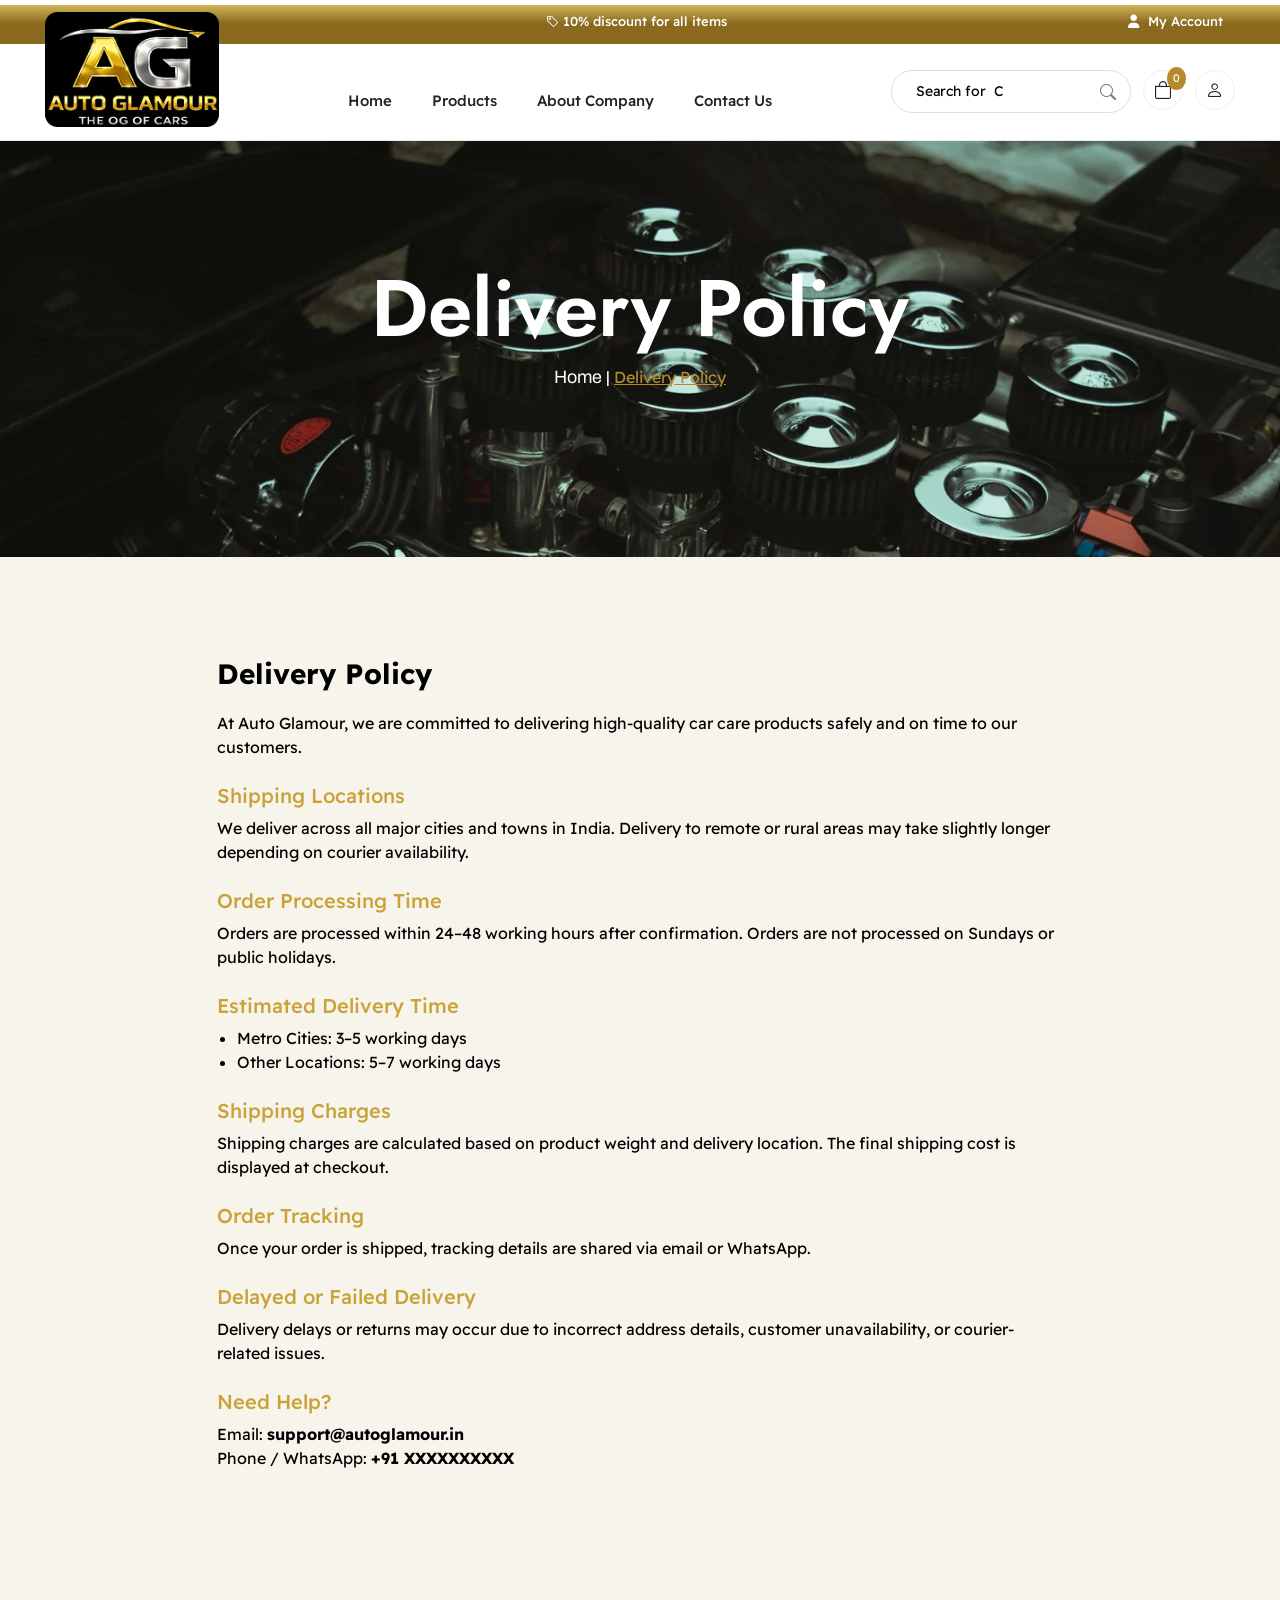
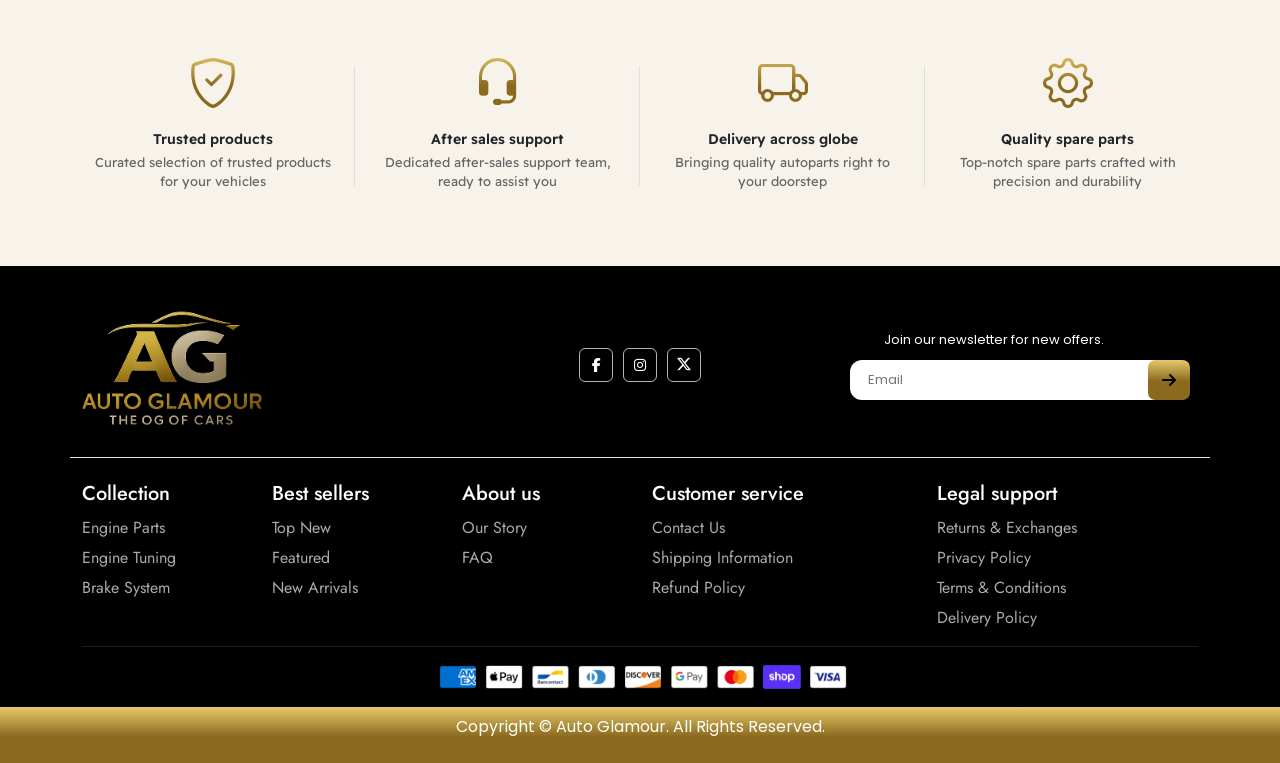
<file: delivery-policy.html>
<!DOCTYPE html>
<html lang="en">

<head>
  <meta charset="utf-8">
  <meta name="viewport" content="width=device-width, initial-scale=1">
  <title data-site="siteName"></title>
  <link rel="stylesheet" href="https://cdnjs.cloudflare.com/ajax/libs/font-awesome/6.1.1/css/all.min.css"
    integrity="sha512-KfkfwYDsLkIlwQp6LFnl8zNdLGxu9YAA1QvwINks4PhcElQSvqcyVLLD9aMhXd13uQjoXtEKNosOWaZqXgel0g=="
    crossorigin="anonymous" referrerpolicy="no-referrer" />
  <link href="https://cdn.jsdelivr.net/npm/bootstrap@5.3.1/dist/css/bootstrap.min.css" rel="stylesheet"
    integrity="sha384-4bw+/aepP/YC94hEpVNVgiZdgIC5+VKNBQNGCHeKRQN+PtmoHDEXuppvnDJzQIu9" crossorigin="anonymous">
  <link rel="stylesheet" href="https://cdn.jsdelivr.net/npm/bootstrap-icons@1.10.5/font/bootstrap-icons.css">
  <link href="https://cdn.jsdelivr.net/npm/bootstrap-icons@1.11.1/font/bootstrap-icons.css" rel="stylesheet">
  <link rel="preconnect" href="https://fonts.googleapis.com">
  <!-- owl carousel 2 effects animation- -->
  <link href="https://cdnjs.cloudflare.com/ajax/libs/animate.css/3.5.2/animate.css" rel="stylesheet" />

  <!-- Readex Pro -->
  <link rel="preconnect" href="https://fonts.googleapis.com">
  <link rel="preconnect" href="https://fonts.gstatic.com" crossorigin>
  <link
    href="https://fonts.googleapis.com/css2?family=Anek+Bangla:wght@100..800&family=Archivo:ital,wght@0,100..900;1,100..900&family=Bai+Jamjuree:ital,wght@0,200;0,300;0,400;0,500;0,600;0,700;1,200;1,300;1,400;1,500;1,600;1,700&family=Barlow:ital,wght@0,100;0,200;0,300;0,400;0,500;0,600;0,700;0,800;0,900;1,100;1,200;1,300;1,400;1,500;1,600;1,700;1,800;1,900&family=Bebas+Neue&family=Bricolage+Grotesque:opsz,wght@12..96,200..800&family=Figtree:ital,wght@0,300..900;1,300..900&family=Great+Vibes&family=Inter:ital,opsz,wght@0,14..32,100..900;1,14..32,100..900&family=Karla:ital,wght@0,200..800;1,200..800&family=League+Spartan:wght@100..900&family=Manrope:wght@200..800&family=Michroma&family=Montserrat:ital,wght@0,100..900;1,100..900&family=Oswald:wght@200..700&family=Oxanium:wght@200..800&family=PT+Sans+Caption:wght@400;700&family=Parisienne&family=Phetsarath:wght@400;700&family=Playfair+Display:ital,wght@0,400..900;1,400..900&family=Playfair:ital,opsz,wght@0,5..1200,300..900;1,5..1200,300..900&family=Poppins:ital,wght@0,100;0,200;0,300;0,400;0,500;0,600;0,700;0,800;0,900;1,100;1,200;1,300;1,400;1,500;1,600;1,700;1,800;1,900&family=Questrial&family=Racing+Sans+One&family=Readex+Pro:wght@160..700&family=Roboto:ital,wght@0,100..900;1,100..900&family=Sacramento&family=Source+Sans+3:ital,wght@0,200..900;1,200..900&family=Space+Grotesk:wght@300..700&display=swap"
    rel="stylesheet">

  <!-- Fredoka -->
  <link rel="preconnect" href="https://fonts.googleapis.com">
  <link rel="preconnect" href="https://fonts.gstatic.com" crossorigin>
  <link
    href="https://fonts.googleapis.com/css2?family=Anek+Bangla:wght@100..800&family=Archivo:ital,wght@0,100..900;1,100..900&family=Bai+Jamjuree:ital,wght@0,200;0,300;0,400;0,500;0,600;0,700;1,200;1,300;1,400;1,500;1,600;1,700&family=Barlow:ital,wght@0,100;0,200;0,300;0,400;0,500;0,600;0,700;0,800;0,900;1,100;1,200;1,300;1,400;1,500;1,600;1,700;1,800;1,900&family=Bebas+Neue&family=Bricolage+Grotesque:opsz,wght@12..96,200..800&family=Figtree:ital,wght@0,300..900;1,300..900&family=Fredoka:wght@300..700&family=Great+Vibes&family=Inter:ital,opsz,wght@0,14..32,100..900;1,14..32,100..900&family=Karla:ital,wght@0,200..800;1,200..800&family=League+Spartan:wght@100..900&family=Manrope:wght@200..800&family=Michroma&family=Montserrat:ital,wght@0,100..900;1,100..900&family=Oswald:wght@200..700&family=Oxanium:wght@200..800&family=PT+Sans+Caption:wght@400;700&family=Parisienne&family=Phetsarath:wght@400;700&family=Playfair+Display:ital,wght@0,400..900;1,400..900&family=Playfair:ital,opsz,wght@0,5..1200,300..900;1,5..1200,300..900&family=Poppins:ital,wght@0,100;0,200;0,300;0,400;0,500;0,600;0,700;0,800;0,900;1,100;1,200;1,300;1,400;1,500;1,600;1,700;1,800;1,900&family=Questrial&family=Racing+Sans+One&family=Readex+Pro:wght@160..700&family=Roboto:ital,wght@0,100..900;1,100..900&family=Sacramento&family=Source+Sans+3:ital,wght@0,200..900;1,200..900&family=Space+Grotesk:wght@300..700&display=swap"
    rel="stylesheet">

  <!-- Bricolage Grotesque -->
  <link rel="preconnect" href="https://fonts.googleapis.com">
  <link rel="preconnect" href="https://fonts.gstatic.com" crossorigin>
  <link
    href="https://fonts.googleapis.com/css2?family=Anek+Bangla:wght@100..800&family=Barlow:ital,wght@0,100;0,200;0,300;0,400;0,500;0,600;0,700;0,800;0,900;1,100;1,200;1,300;1,400;1,500;1,600;1,700;1,800;1,900&family=Bricolage+Grotesque:opsz,wght@12..96,200..800&family=Figtree:ital,wght@0,300..900;1,300..900&family=Michroma&family=Montserrat:ital,wght@0,100..900;1,100..900&family=PT+Sans+Caption:wght@400;700&family=Parisienne&family=Phetsarath:wght@400;700&family=Playfair+Display:ital,wght@0,400..900;1,400..900&family=Playfair:ital,opsz,wght@0,5..1200,300..900;1,5..1200,300..900&family=Poppins:ital,wght@0,100;0,200;0,300;0,400;0,500;0,600;0,700;0,800;0,900;1,100;1,200;1,300;1,400;1,500;1,600;1,700;1,800;1,900&family=Questrial&family=Racing+Sans+One&family=Roboto:ital,wght@0,100..900;1,100..900&family=Sacramento&family=Space+Grotesk:wght@300..700&display=swap"
    rel="stylesheet">


  <!-- Jost -->
  <link rel="preconnect" href="https://fonts.googleapis.com">
  <link rel="preconnect" href="https://fonts.gstatic.com" crossorigin>
  <link
    href="https://fonts.googleapis.com/css2?family=Anek+Bangla:wght@100..800&family=Archivo:ital,wght@0,100..900;1,100..900&family=Bai+Jamjuree:ital,wght@0,200;0,300;0,400;0,500;0,600;0,700;1,200;1,300;1,400;1,500;1,600;1,700&family=Barlow:ital,wght@0,100;0,200;0,300;0,400;0,500;0,600;0,700;0,800;0,900;1,100;1,200;1,300;1,400;1,500;1,600;1,700;1,800;1,900&family=Bebas+Neue&family=Bricolage+Grotesque:opsz,wght@12..96,200..800&family=Figtree:ital,wght@0,300..900;1,300..900&family=Fredoka:wght@300..700&family=Great+Vibes&family=Inter:ital,opsz,wght@0,14..32,100..900;1,14..32,100..900&family=Jost:ital,wght@0,100..900;1,100..900&family=Karla:ital,wght@0,200..800;1,200..800&family=League+Spartan:wght@100..900&family=Manrope:wght@200..800&family=Michroma&family=Montserrat:ital,wght@0,100..900;1,100..900&family=Mr+Dafoe&family=Onest:wght@100..900&family=Oswald:wght@200..700&family=Oxanium:wght@200..800&family=PT+Sans+Caption:wght@400;700&family=Parisienne&family=Phetsarath:wght@400;700&family=Playfair+Display:ital,wght@0,400..900;1,400..900&family=Playfair:ital,opsz,wght@0,5..1200,300..900;1,5..1200,300..900&family=Poppins:ital,wght@0,100;0,200;0,300;0,400;0,500;0,600;0,700;0,800;0,900;1,100;1,200;1,300;1,400;1,500;1,600;1,700;1,800;1,900&family=Questrial&family=Racing+Sans+One&family=Readex+Pro:wght@160..700&family=Roboto:ital,wght@0,100..900;1,100..900&family=Sacramento&family=Source+Sans+3:ital,wght@0,200..900;1,200..900&family=Space+Grotesk:wght@300..700&display=swap"
    rel="stylesheet">


  <link rel="icon" href="images/fav-icon.png">
  <link rel="stylesheet" type="text/css" href="css/owl.carousel.min.css">
  <link rel="stylesheet" href="css/style.css">
  <link rel="stylesheet" href="css/responsive.css">
</head>

<body>
  <!-- Loader -->
  <div id="pageloader">
    <div class="loader-box">
      <img src="images/dogloader.gif" alt="Loading..." class="loader-gif">
    </div>
  </div>

  <!-- header -->
  <div include-html="header.html" id="header-file"></div>

  <!-- abouther -->
  <div class="container-fluid abutsecbg">
    <h2 class="sectextheral">Delivery Policy</h2>
    <p class="secprdec"><a class="secmebg" href="index.html">Home</a> | <a class="secmebg2"
        href="delivery-policy.html">Delivery Policy</a></p>
  </div>


 <!-- contact -->
    <div class="container-fluid  secproductsbg2">
      <div class="container">
      <div class="row justify-content-center">
  <div class="col-lg-10">
  <div class="policy-box">
  <h3 class="policy-title">Delivery Policy</h3>
  <p class="policy-text">
    At Auto Glamour, we are committed to delivering high-quality car care products
    safely and on time to our customers.
  </p>

  <h5>Shipping Locations</h5>
  <p>
    We deliver across all major cities and towns in India. Delivery to remote or
    rural areas may take slightly longer depending on courier availability.
  </p>

  <h5>Order Processing Time</h5>
  <p>
    Orders are processed within 24–48 working hours after confirmation.
    Orders are not processed on Sundays or public holidays.
  </p>

  <h5>Estimated Delivery Time</h5>
  <ul>
    <li>Metro Cities: 3–5 working days</li>
    <li>Other Locations: 5–7 working days</li>
  </ul>

  <h5>Shipping Charges</h5>
  <p>
    Shipping charges are calculated based on product weight and delivery location.
    The final shipping cost is displayed at checkout.
  </p>

  <h5>Order Tracking</h5>
  <p>
    Once your order is shipped, tracking details are shared via email or WhatsApp.
  </p>

  <h5>Delayed or Failed Delivery</h5>
  <p>
    Delivery delays or returns may occur due to incorrect address details,
    customer unavailability, or courier-related issues.
  </p>

  <h5>Need Help?</h5>
  <p>
    Email: <strong>support@autoglamour.in</strong><br>
    Phone / WhatsApp: <strong>+91 XXXXXXXXXX</strong>
  </p>

</div>

  </div>
</div>

    </div>
    </div>



  <!-- footer -->
  <div include-html="footer.html" id="footer-file"></div>

  <script src="https://cdn.jsdelivr.net/npm/bootstrap@5.3.1/dist/js/bootstrap.min.js"
    integrity="sha384-Rx+T1VzGupg4BHQYs2gCW9It+akI2MM/mndMCy36UVfodzcJcF0GGLxZIzObiEfa"
    crossorigin="anonymous"></script>
  <script src="https://cdn.knightlab.com/libs/juxtapose/latest/js/juxtapose.min.js"></script>
  <script src="https://cdn.jsdelivr.net/npm/@popperjs/core@2.11.8/dist/umd/popper.min.js"
    integrity="sha384-I7E8VVD/ismYTF4hNIPjVp/Zjvgyol6VFvRkX/vR+Vc4jQkC+hVqc2pM8ODewa9r"
    crossorigin="anonymous"></script>

  <script src="https://ajax.googleapis.com/ajax/libs/jquery/3.5.1/jquery.min.js"></script>
  <script src="js/owl.carousel.min.js" type="text/javascript"></script>
  <script src="https://unpkg.com/aos@2.3.1/dist/aos.js"></script>
  <script src="js/settings.js"></script>
  <script>

    // loder-start
    window.addEventListener("load", function () {
      document.getElementById("pageloader").style.display = "none";
    });
    // loder-end

</script>


</body>

</html>
</file>
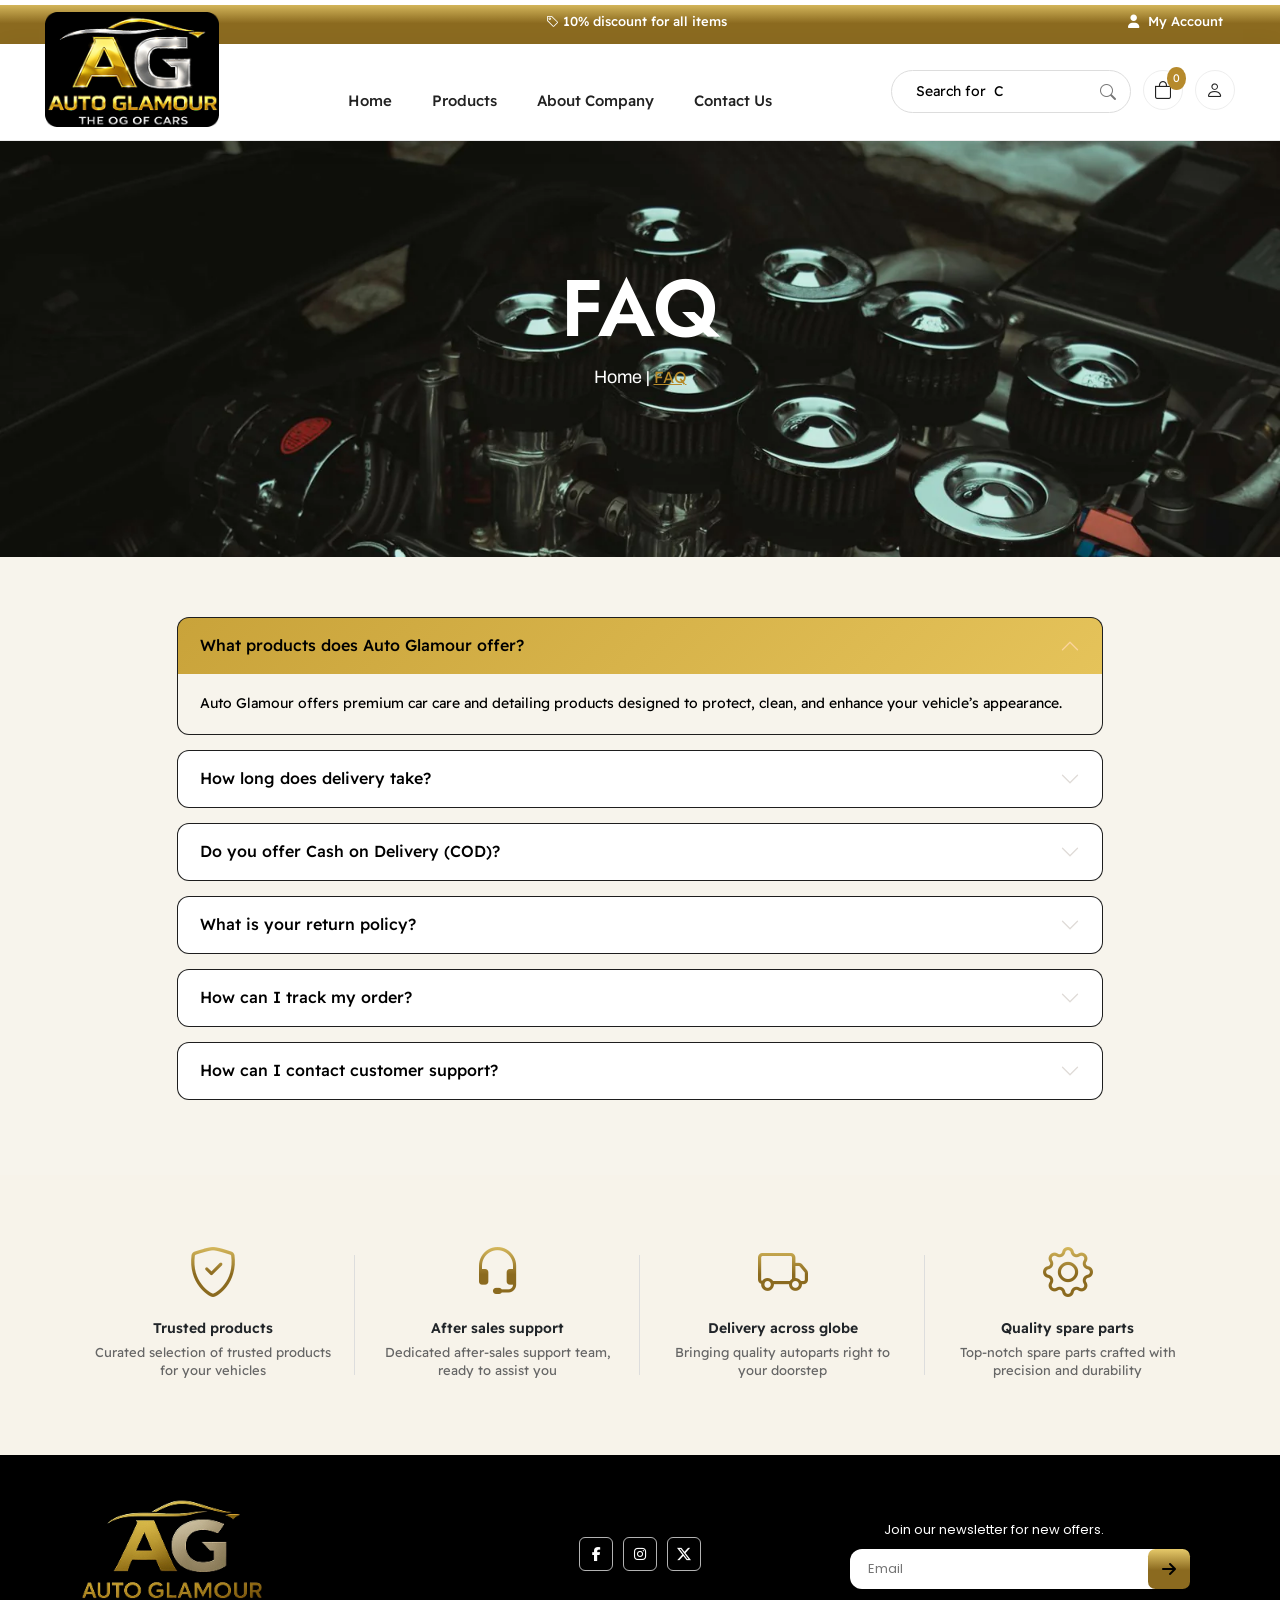
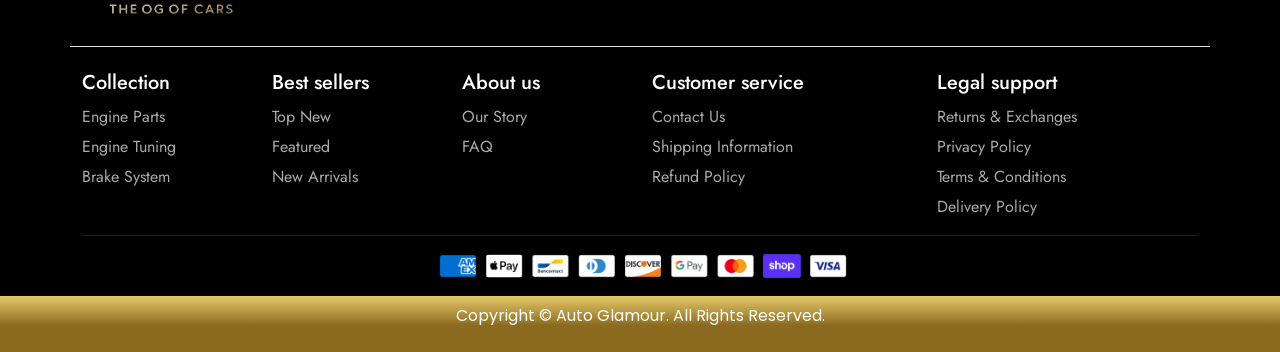
<file: faq.html>
<!DOCTYPE html>
<html lang="en">

<head>
  <meta charset="utf-8">
  <meta name="viewport" content="width=device-width, initial-scale=1">
  <title data-site="siteName"></title>
  <link rel="stylesheet" href="https://cdnjs.cloudflare.com/ajax/libs/font-awesome/6.1.1/css/all.min.css"
    integrity="sha512-KfkfwYDsLkIlwQp6LFnl8zNdLGxu9YAA1QvwINks4PhcElQSvqcyVLLD9aMhXd13uQjoXtEKNosOWaZqXgel0g=="
    crossorigin="anonymous" referrerpolicy="no-referrer" />
  <link href="https://cdn.jsdelivr.net/npm/bootstrap@5.3.1/dist/css/bootstrap.min.css" rel="stylesheet"
    integrity="sha384-4bw+/aepP/YC94hEpVNVgiZdgIC5+VKNBQNGCHeKRQN+PtmoHDEXuppvnDJzQIu9" crossorigin="anonymous">
  <link rel="stylesheet" href="https://cdn.jsdelivr.net/npm/bootstrap-icons@1.10.5/font/bootstrap-icons.css">
  <link href="https://cdn.jsdelivr.net/npm/bootstrap-icons@1.11.1/font/bootstrap-icons.css" rel="stylesheet">
  <link rel="preconnect" href="https://fonts.googleapis.com">
  <!-- owl carousel 2 effects animation- -->
  <link href="https://cdnjs.cloudflare.com/ajax/libs/animate.css/3.5.2/animate.css" rel="stylesheet" />

  <!-- Readex Pro -->
  <link rel="preconnect" href="https://fonts.googleapis.com">
  <link rel="preconnect" href="https://fonts.gstatic.com" crossorigin>
  <link
    href="https://fonts.googleapis.com/css2?family=Anek+Bangla:wght@100..800&family=Archivo:ital,wght@0,100..900;1,100..900&family=Bai+Jamjuree:ital,wght@0,200;0,300;0,400;0,500;0,600;0,700;1,200;1,300;1,400;1,500;1,600;1,700&family=Barlow:ital,wght@0,100;0,200;0,300;0,400;0,500;0,600;0,700;0,800;0,900;1,100;1,200;1,300;1,400;1,500;1,600;1,700;1,800;1,900&family=Bebas+Neue&family=Bricolage+Grotesque:opsz,wght@12..96,200..800&family=Figtree:ital,wght@0,300..900;1,300..900&family=Great+Vibes&family=Inter:ital,opsz,wght@0,14..32,100..900;1,14..32,100..900&family=Karla:ital,wght@0,200..800;1,200..800&family=League+Spartan:wght@100..900&family=Manrope:wght@200..800&family=Michroma&family=Montserrat:ital,wght@0,100..900;1,100..900&family=Oswald:wght@200..700&family=Oxanium:wght@200..800&family=PT+Sans+Caption:wght@400;700&family=Parisienne&family=Phetsarath:wght@400;700&family=Playfair+Display:ital,wght@0,400..900;1,400..900&family=Playfair:ital,opsz,wght@0,5..1200,300..900;1,5..1200,300..900&family=Poppins:ital,wght@0,100;0,200;0,300;0,400;0,500;0,600;0,700;0,800;0,900;1,100;1,200;1,300;1,400;1,500;1,600;1,700;1,800;1,900&family=Questrial&family=Racing+Sans+One&family=Readex+Pro:wght@160..700&family=Roboto:ital,wght@0,100..900;1,100..900&family=Sacramento&family=Source+Sans+3:ital,wght@0,200..900;1,200..900&family=Space+Grotesk:wght@300..700&display=swap"
    rel="stylesheet">

  <!-- Fredoka -->
  <link rel="preconnect" href="https://fonts.googleapis.com">
  <link rel="preconnect" href="https://fonts.gstatic.com" crossorigin>
  <link
    href="https://fonts.googleapis.com/css2?family=Anek+Bangla:wght@100..800&family=Archivo:ital,wght@0,100..900;1,100..900&family=Bai+Jamjuree:ital,wght@0,200;0,300;0,400;0,500;0,600;0,700;1,200;1,300;1,400;1,500;1,600;1,700&family=Barlow:ital,wght@0,100;0,200;0,300;0,400;0,500;0,600;0,700;0,800;0,900;1,100;1,200;1,300;1,400;1,500;1,600;1,700;1,800;1,900&family=Bebas+Neue&family=Bricolage+Grotesque:opsz,wght@12..96,200..800&family=Figtree:ital,wght@0,300..900;1,300..900&family=Fredoka:wght@300..700&family=Great+Vibes&family=Inter:ital,opsz,wght@0,14..32,100..900;1,14..32,100..900&family=Karla:ital,wght@0,200..800;1,200..800&family=League+Spartan:wght@100..900&family=Manrope:wght@200..800&family=Michroma&family=Montserrat:ital,wght@0,100..900;1,100..900&family=Oswald:wght@200..700&family=Oxanium:wght@200..800&family=PT+Sans+Caption:wght@400;700&family=Parisienne&family=Phetsarath:wght@400;700&family=Playfair+Display:ital,wght@0,400..900;1,400..900&family=Playfair:ital,opsz,wght@0,5..1200,300..900;1,5..1200,300..900&family=Poppins:ital,wght@0,100;0,200;0,300;0,400;0,500;0,600;0,700;0,800;0,900;1,100;1,200;1,300;1,400;1,500;1,600;1,700;1,800;1,900&family=Questrial&family=Racing+Sans+One&family=Readex+Pro:wght@160..700&family=Roboto:ital,wght@0,100..900;1,100..900&family=Sacramento&family=Source+Sans+3:ital,wght@0,200..900;1,200..900&family=Space+Grotesk:wght@300..700&display=swap"
    rel="stylesheet">

  <!-- Bricolage Grotesque -->
  <link rel="preconnect" href="https://fonts.googleapis.com">
  <link rel="preconnect" href="https://fonts.gstatic.com" crossorigin>
  <link
    href="https://fonts.googleapis.com/css2?family=Anek+Bangla:wght@100..800&family=Barlow:ital,wght@0,100;0,200;0,300;0,400;0,500;0,600;0,700;0,800;0,900;1,100;1,200;1,300;1,400;1,500;1,600;1,700;1,800;1,900&family=Bricolage+Grotesque:opsz,wght@12..96,200..800&family=Figtree:ital,wght@0,300..900;1,300..900&family=Michroma&family=Montserrat:ital,wght@0,100..900;1,100..900&family=PT+Sans+Caption:wght@400;700&family=Parisienne&family=Phetsarath:wght@400;700&family=Playfair+Display:ital,wght@0,400..900;1,400..900&family=Playfair:ital,opsz,wght@0,5..1200,300..900;1,5..1200,300..900&family=Poppins:ital,wght@0,100;0,200;0,300;0,400;0,500;0,600;0,700;0,800;0,900;1,100;1,200;1,300;1,400;1,500;1,600;1,700;1,800;1,900&family=Questrial&family=Racing+Sans+One&family=Roboto:ital,wght@0,100..900;1,100..900&family=Sacramento&family=Space+Grotesk:wght@300..700&display=swap"
    rel="stylesheet">


  <!-- Jost -->
  <link rel="preconnect" href="https://fonts.googleapis.com">
  <link rel="preconnect" href="https://fonts.gstatic.com" crossorigin>
  <link
    href="https://fonts.googleapis.com/css2?family=Anek+Bangla:wght@100..800&family=Archivo:ital,wght@0,100..900;1,100..900&family=Bai+Jamjuree:ital,wght@0,200;0,300;0,400;0,500;0,600;0,700;1,200;1,300;1,400;1,500;1,600;1,700&family=Barlow:ital,wght@0,100;0,200;0,300;0,400;0,500;0,600;0,700;0,800;0,900;1,100;1,200;1,300;1,400;1,500;1,600;1,700;1,800;1,900&family=Bebas+Neue&family=Bricolage+Grotesque:opsz,wght@12..96,200..800&family=Figtree:ital,wght@0,300..900;1,300..900&family=Fredoka:wght@300..700&family=Great+Vibes&family=Inter:ital,opsz,wght@0,14..32,100..900;1,14..32,100..900&family=Jost:ital,wght@0,100..900;1,100..900&family=Karla:ital,wght@0,200..800;1,200..800&family=League+Spartan:wght@100..900&family=Manrope:wght@200..800&family=Michroma&family=Montserrat:ital,wght@0,100..900;1,100..900&family=Mr+Dafoe&family=Onest:wght@100..900&family=Oswald:wght@200..700&family=Oxanium:wght@200..800&family=PT+Sans+Caption:wght@400;700&family=Parisienne&family=Phetsarath:wght@400;700&family=Playfair+Display:ital,wght@0,400..900;1,400..900&family=Playfair:ital,opsz,wght@0,5..1200,300..900;1,5..1200,300..900&family=Poppins:ital,wght@0,100;0,200;0,300;0,400;0,500;0,600;0,700;0,800;0,900;1,100;1,200;1,300;1,400;1,500;1,600;1,700;1,800;1,900&family=Questrial&family=Racing+Sans+One&family=Readex+Pro:wght@160..700&family=Roboto:ital,wght@0,100..900;1,100..900&family=Sacramento&family=Source+Sans+3:ital,wght@0,200..900;1,200..900&family=Space+Grotesk:wght@300..700&display=swap"
    rel="stylesheet">


  <link rel="icon" href="images/fav-icon.png">
  <link rel="stylesheet" type="text/css" href="css/owl.carousel.min.css">
  <link rel="stylesheet" href="css/style.css">
  <link rel="stylesheet" href="css/responsive.css">
</head>

<body>
  <!-- Loader -->
  <div id="pageloader">
    <div class="loader-box">
      <img src="images/dogloader.gif" alt="Loading..." class="loader-gif">
    </div>
  </div>

  <!-- header -->
  <div include-html="header.html" id="header-file"></div>

  <!-- abouther -->
  <div class="container-fluid abutsecbg">
    <h2 class="sectextheral">FAQ</h2>
    <p class="secprdec"><a class="secmebg" href="index.html">Home</a> | <a class="secmebg2"
        href="faq.html">FAQ</a></p>
  </div>


 <!-- contact -->
    <div class="container-fluid  secproductsbg2">
      <div class="container">
      <div class="row justify-content-center">
  <div class="col-lg-10">

    <div class="accordion faq-accordion" id="faqAccordion">

      <!-- FAQ 1 -->
      <div class="accordion-item">
        <h2 class="accordion-header" id="faq1">
          <button class="accordion-button" type="button" data-bs-toggle="collapse"
            data-bs-target="#collapse1" aria-expanded="true" aria-controls="collapse1">
            What products does Auto Glamour offer?
          </button>
        </h2>
        <div id="collapse1" class="accordion-collapse collapse show"
          aria-labelledby="faq1" data-bs-parent="#faqAccordion">
          <div class="accordion-body">
            Auto Glamour offers premium car care and detailing products designed
            to protect, clean, and enhance your vehicle’s appearance.
          </div>
        </div>
      </div>

      <!-- FAQ 2 -->
      <div class="accordion-item">
        <h2 class="accordion-header" id="faq2">
          <button class="accordion-button collapsed" type="button" data-bs-toggle="collapse"
            data-bs-target="#collapse2" aria-expanded="false" aria-controls="collapse2">
            How long does delivery take?
          </button>
        </h2>
        <div id="collapse2" class="accordion-collapse collapse"
          aria-labelledby="faq2" data-bs-parent="#faqAccordion">
          <div class="accordion-body">
            Delivery usually takes 3–5 working days for metro cities and
            5–7 working days for other locations.
          </div>
        </div>
      </div>

      <!-- FAQ 3 -->
      <div class="accordion-item">
        <h2 class="accordion-header" id="faq3">
          <button class="accordion-button collapsed" type="button" data-bs-toggle="collapse"
            data-bs-target="#collapse3" aria-expanded="false" aria-controls="collapse3">
            Do you offer Cash on Delivery (COD)?
          </button>
        </h2>
        <div id="collapse3" class="accordion-collapse collapse"
          aria-labelledby="faq3" data-bs-parent="#faqAccordion">
          <div class="accordion-body">
            Cash on Delivery availability depends on your delivery location
            and will be shown during checkout if applicable.
          </div>
        </div>
      </div>

      <!-- FAQ 4 -->
      <div class="accordion-item">
        <h2 class="accordion-header" id="faq4">
          <button class="accordion-button collapsed" type="button" data-bs-toggle="collapse"
            data-bs-target="#collapse4" aria-expanded="false" aria-controls="collapse4">
            What is your return policy?
          </button>
        </h2>
        <div id="collapse4" class="accordion-collapse collapse"
          aria-labelledby="faq4" data-bs-parent="#faqAccordion">
          <div class="accordion-body">
            Returns are accepted only for damaged or incorrect products.
            A return request must be raised within 48 hours of delivery.
          </div>
        </div>
      </div>

      <!-- FAQ 5 -->
      <div class="accordion-item">
        <h2 class="accordion-header" id="faq5">
          <button class="accordion-button collapsed" type="button" data-bs-toggle="collapse"
            data-bs-target="#collapse5" aria-expanded="false" aria-controls="collapse5">
            How can I track my order?
          </button>
        </h2>
        <div id="collapse5" class="accordion-collapse collapse"
          aria-labelledby="faq5" data-bs-parent="#faqAccordion">
          <div class="accordion-body">
            Once your order is shipped, you will receive tracking details
            via email or WhatsApp.
          </div>
        </div>
      </div>

      <!-- FAQ 6 -->
      <div class="accordion-item">
        <h2 class="accordion-header" id="faq6">
          <button class="accordion-button collapsed" type="button" data-bs-toggle="collapse"
            data-bs-target="#collapse6" aria-expanded="false" aria-controls="collapse6">
            How can I contact customer support?
          </button>
        </h2>
        <div id="collapse6" class="accordion-collapse collapse"
          aria-labelledby="faq6" data-bs-parent="#faqAccordion">
          <div class="accordion-body">
            You can contact us via email at <strong>support@autoglamour.in</strong>
            or reach us on WhatsApp during business hours.
          </div>
        </div>
      </div>

    </div>

  </div>
</div>

    </div>
    </div>



  <!-- footer -->
  <div include-html="footer.html" id="footer-file"></div>

  <script src="https://cdn.jsdelivr.net/npm/bootstrap@5.3.1/dist/js/bootstrap.min.js"
    integrity="sha384-Rx+T1VzGupg4BHQYs2gCW9It+akI2MM/mndMCy36UVfodzcJcF0GGLxZIzObiEfa"
    crossorigin="anonymous"></script>
  <script src="https://cdn.knightlab.com/libs/juxtapose/latest/js/juxtapose.min.js"></script>
  <script src="https://cdn.jsdelivr.net/npm/@popperjs/core@2.11.8/dist/umd/popper.min.js"
    integrity="sha384-I7E8VVD/ismYTF4hNIPjVp/Zjvgyol6VFvRkX/vR+Vc4jQkC+hVqc2pM8ODewa9r"
    crossorigin="anonymous"></script>

  <script src="https://ajax.googleapis.com/ajax/libs/jquery/3.5.1/jquery.min.js"></script>
  <script src="js/owl.carousel.min.js" type="text/javascript"></script>
  <script src="https://unpkg.com/aos@2.3.1/dist/aos.js"></script>
  <script src="js/settings.js"></script>
  <script>

    // loder-start
    window.addEventListener("load", function () {
      document.getElementById("pageloader").style.display = "none";
    });
    // loder-end

</script>


</body>

</html>
</file>
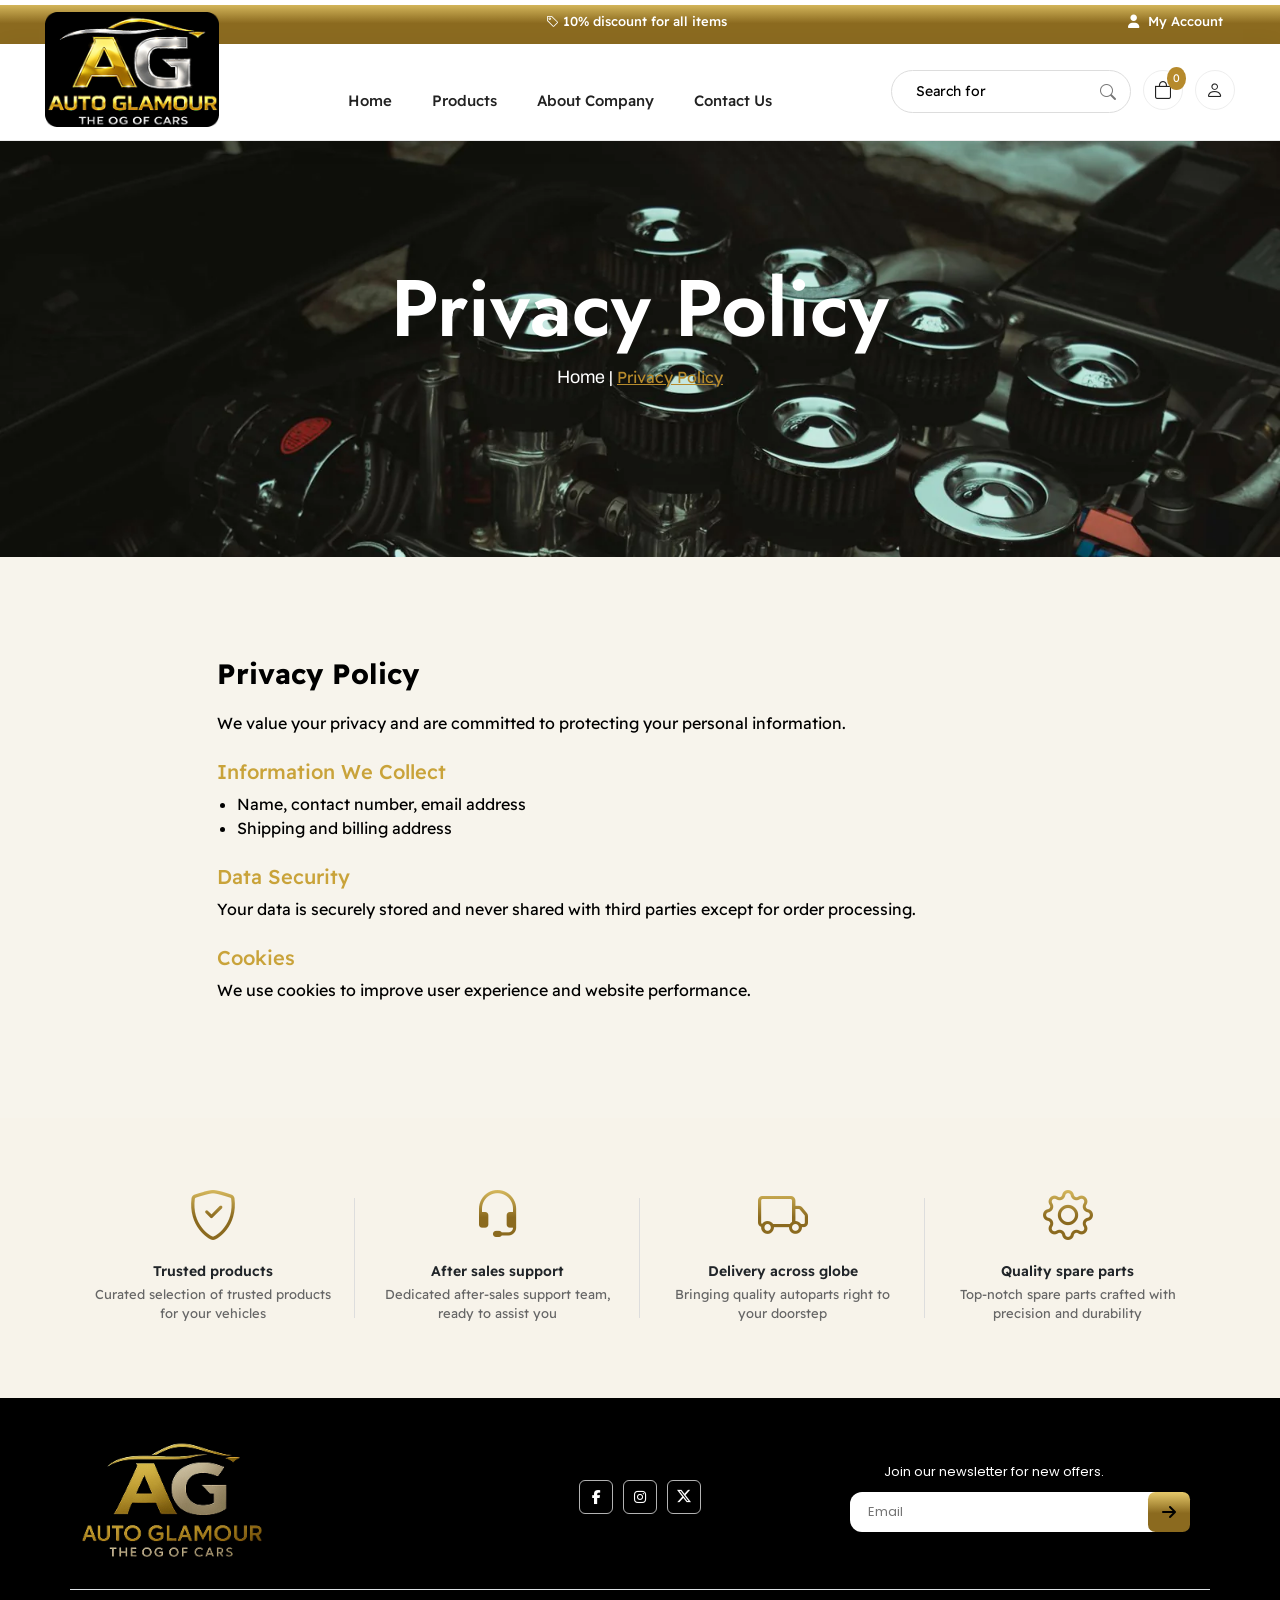
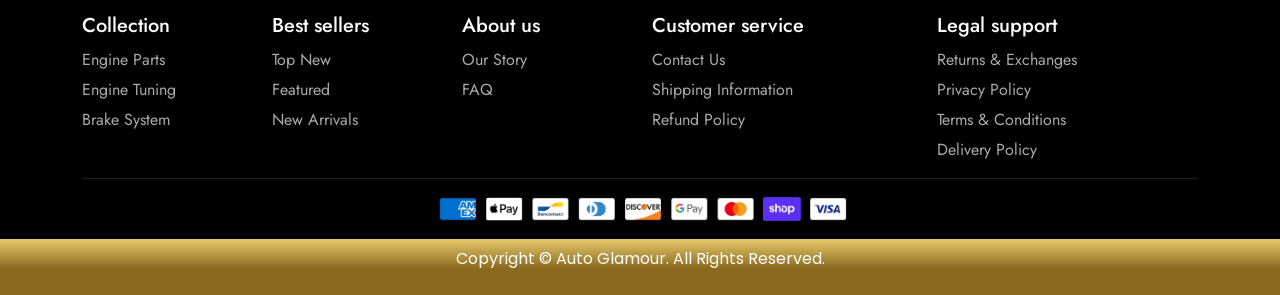
<file: privacy-policy.html>
<!DOCTYPE html>
<html lang="en">

<head>
  <meta charset="utf-8">
  <meta name="viewport" content="width=device-width, initial-scale=1">
  <title data-site="siteName"></title>
  <link rel="stylesheet" href="https://cdnjs.cloudflare.com/ajax/libs/font-awesome/6.1.1/css/all.min.css"
    integrity="sha512-KfkfwYDsLkIlwQp6LFnl8zNdLGxu9YAA1QvwINks4PhcElQSvqcyVLLD9aMhXd13uQjoXtEKNosOWaZqXgel0g=="
    crossorigin="anonymous" referrerpolicy="no-referrer" />
  <link href="https://cdn.jsdelivr.net/npm/bootstrap@5.3.1/dist/css/bootstrap.min.css" rel="stylesheet"
    integrity="sha384-4bw+/aepP/YC94hEpVNVgiZdgIC5+VKNBQNGCHeKRQN+PtmoHDEXuppvnDJzQIu9" crossorigin="anonymous">
  <link rel="stylesheet" href="https://cdn.jsdelivr.net/npm/bootstrap-icons@1.10.5/font/bootstrap-icons.css">
  <link href="https://cdn.jsdelivr.net/npm/bootstrap-icons@1.11.1/font/bootstrap-icons.css" rel="stylesheet">
  <link rel="preconnect" href="https://fonts.googleapis.com">
  <!-- owl carousel 2 effects animation- -->
  <link href="https://cdnjs.cloudflare.com/ajax/libs/animate.css/3.5.2/animate.css" rel="stylesheet" />

  <!-- Readex Pro -->
  <link rel="preconnect" href="https://fonts.googleapis.com">
  <link rel="preconnect" href="https://fonts.gstatic.com" crossorigin>
  <link
    href="https://fonts.googleapis.com/css2?family=Anek+Bangla:wght@100..800&family=Archivo:ital,wght@0,100..900;1,100..900&family=Bai+Jamjuree:ital,wght@0,200;0,300;0,400;0,500;0,600;0,700;1,200;1,300;1,400;1,500;1,600;1,700&family=Barlow:ital,wght@0,100;0,200;0,300;0,400;0,500;0,600;0,700;0,800;0,900;1,100;1,200;1,300;1,400;1,500;1,600;1,700;1,800;1,900&family=Bebas+Neue&family=Bricolage+Grotesque:opsz,wght@12..96,200..800&family=Figtree:ital,wght@0,300..900;1,300..900&family=Great+Vibes&family=Inter:ital,opsz,wght@0,14..32,100..900;1,14..32,100..900&family=Karla:ital,wght@0,200..800;1,200..800&family=League+Spartan:wght@100..900&family=Manrope:wght@200..800&family=Michroma&family=Montserrat:ital,wght@0,100..900;1,100..900&family=Oswald:wght@200..700&family=Oxanium:wght@200..800&family=PT+Sans+Caption:wght@400;700&family=Parisienne&family=Phetsarath:wght@400;700&family=Playfair+Display:ital,wght@0,400..900;1,400..900&family=Playfair:ital,opsz,wght@0,5..1200,300..900;1,5..1200,300..900&family=Poppins:ital,wght@0,100;0,200;0,300;0,400;0,500;0,600;0,700;0,800;0,900;1,100;1,200;1,300;1,400;1,500;1,600;1,700;1,800;1,900&family=Questrial&family=Racing+Sans+One&family=Readex+Pro:wght@160..700&family=Roboto:ital,wght@0,100..900;1,100..900&family=Sacramento&family=Source+Sans+3:ital,wght@0,200..900;1,200..900&family=Space+Grotesk:wght@300..700&display=swap"
    rel="stylesheet">

  <!-- Fredoka -->
  <link rel="preconnect" href="https://fonts.googleapis.com">
  <link rel="preconnect" href="https://fonts.gstatic.com" crossorigin>
  <link
    href="https://fonts.googleapis.com/css2?family=Anek+Bangla:wght@100..800&family=Archivo:ital,wght@0,100..900;1,100..900&family=Bai+Jamjuree:ital,wght@0,200;0,300;0,400;0,500;0,600;0,700;1,200;1,300;1,400;1,500;1,600;1,700&family=Barlow:ital,wght@0,100;0,200;0,300;0,400;0,500;0,600;0,700;0,800;0,900;1,100;1,200;1,300;1,400;1,500;1,600;1,700;1,800;1,900&family=Bebas+Neue&family=Bricolage+Grotesque:opsz,wght@12..96,200..800&family=Figtree:ital,wght@0,300..900;1,300..900&family=Fredoka:wght@300..700&family=Great+Vibes&family=Inter:ital,opsz,wght@0,14..32,100..900;1,14..32,100..900&family=Karla:ital,wght@0,200..800;1,200..800&family=League+Spartan:wght@100..900&family=Manrope:wght@200..800&family=Michroma&family=Montserrat:ital,wght@0,100..900;1,100..900&family=Oswald:wght@200..700&family=Oxanium:wght@200..800&family=PT+Sans+Caption:wght@400;700&family=Parisienne&family=Phetsarath:wght@400;700&family=Playfair+Display:ital,wght@0,400..900;1,400..900&family=Playfair:ital,opsz,wght@0,5..1200,300..900;1,5..1200,300..900&family=Poppins:ital,wght@0,100;0,200;0,300;0,400;0,500;0,600;0,700;0,800;0,900;1,100;1,200;1,300;1,400;1,500;1,600;1,700;1,800;1,900&family=Questrial&family=Racing+Sans+One&family=Readex+Pro:wght@160..700&family=Roboto:ital,wght@0,100..900;1,100..900&family=Sacramento&family=Source+Sans+3:ital,wght@0,200..900;1,200..900&family=Space+Grotesk:wght@300..700&display=swap"
    rel="stylesheet">

  <!-- Bricolage Grotesque -->
  <link rel="preconnect" href="https://fonts.googleapis.com">
  <link rel="preconnect" href="https://fonts.gstatic.com" crossorigin>
  <link
    href="https://fonts.googleapis.com/css2?family=Anek+Bangla:wght@100..800&family=Barlow:ital,wght@0,100;0,200;0,300;0,400;0,500;0,600;0,700;0,800;0,900;1,100;1,200;1,300;1,400;1,500;1,600;1,700;1,800;1,900&family=Bricolage+Grotesque:opsz,wght@12..96,200..800&family=Figtree:ital,wght@0,300..900;1,300..900&family=Michroma&family=Montserrat:ital,wght@0,100..900;1,100..900&family=PT+Sans+Caption:wght@400;700&family=Parisienne&family=Phetsarath:wght@400;700&family=Playfair+Display:ital,wght@0,400..900;1,400..900&family=Playfair:ital,opsz,wght@0,5..1200,300..900;1,5..1200,300..900&family=Poppins:ital,wght@0,100;0,200;0,300;0,400;0,500;0,600;0,700;0,800;0,900;1,100;1,200;1,300;1,400;1,500;1,600;1,700;1,800;1,900&family=Questrial&family=Racing+Sans+One&family=Roboto:ital,wght@0,100..900;1,100..900&family=Sacramento&family=Space+Grotesk:wght@300..700&display=swap"
    rel="stylesheet">


  <!-- Jost -->
  <link rel="preconnect" href="https://fonts.googleapis.com">
  <link rel="preconnect" href="https://fonts.gstatic.com" crossorigin>
  <link
    href="https://fonts.googleapis.com/css2?family=Anek+Bangla:wght@100..800&family=Archivo:ital,wght@0,100..900;1,100..900&family=Bai+Jamjuree:ital,wght@0,200;0,300;0,400;0,500;0,600;0,700;1,200;1,300;1,400;1,500;1,600;1,700&family=Barlow:ital,wght@0,100;0,200;0,300;0,400;0,500;0,600;0,700;0,800;0,900;1,100;1,200;1,300;1,400;1,500;1,600;1,700;1,800;1,900&family=Bebas+Neue&family=Bricolage+Grotesque:opsz,wght@12..96,200..800&family=Figtree:ital,wght@0,300..900;1,300..900&family=Fredoka:wght@300..700&family=Great+Vibes&family=Inter:ital,opsz,wght@0,14..32,100..900;1,14..32,100..900&family=Jost:ital,wght@0,100..900;1,100..900&family=Karla:ital,wght@0,200..800;1,200..800&family=League+Spartan:wght@100..900&family=Manrope:wght@200..800&family=Michroma&family=Montserrat:ital,wght@0,100..900;1,100..900&family=Mr+Dafoe&family=Onest:wght@100..900&family=Oswald:wght@200..700&family=Oxanium:wght@200..800&family=PT+Sans+Caption:wght@400;700&family=Parisienne&family=Phetsarath:wght@400;700&family=Playfair+Display:ital,wght@0,400..900;1,400..900&family=Playfair:ital,opsz,wght@0,5..1200,300..900;1,5..1200,300..900&family=Poppins:ital,wght@0,100;0,200;0,300;0,400;0,500;0,600;0,700;0,800;0,900;1,100;1,200;1,300;1,400;1,500;1,600;1,700;1,800;1,900&family=Questrial&family=Racing+Sans+One&family=Readex+Pro:wght@160..700&family=Roboto:ital,wght@0,100..900;1,100..900&family=Sacramento&family=Source+Sans+3:ital,wght@0,200..900;1,200..900&family=Space+Grotesk:wght@300..700&display=swap"
    rel="stylesheet">


  <link rel="icon" href="images/fav-icon.png">
  <link rel="stylesheet" type="text/css" href="css/owl.carousel.min.css">
  <link rel="stylesheet" href="css/style.css">
  <link rel="stylesheet" href="css/responsive.css">
</head>

<body>
  <!-- Loader -->
  <div id="pageloader">
    <div class="loader-box">
      <img src="images/dogloader.gif" alt="Loading..." class="loader-gif">
    </div>
  </div>

  <!-- header -->
  <div include-html="header.html" id="header-file"></div>

  <!-- abouther -->
  <div class="container-fluid abutsecbg">
    <h2 class="sectextheral">Privacy Policy</h2>
    <p class="secprdec"><a class="secmebg" href="index.html">Home</a> | <a class="secmebg2"
        href="privacy-policy.html">Privacy Policy</a></p>
  </div>


 <!-- contact -->
    <div class="container-fluid  secproductsbg2">
      <div class="container">
      <div class="row justify-content-center">
  <div class="col-lg-10">
    <div class="policy-box">

      <h3 class="policy-title">Privacy Policy</h3>
      <p class="policy-text">
        We value your privacy and are committed to protecting your personal information.
      </p>

      <h5>Information We Collect</h5>
      <ul>
        <li>Name, contact number, email address</li>
        <li>Shipping and billing address</li>
      </ul>

      <h5>Data Security</h5>
      <p>
        Your data is securely stored and never shared with third parties
        except for order processing.
      </p>

      <h5>Cookies</h5>
      <p>
        We use cookies to improve user experience and website performance.
      </p>

    </div>
  </div>
</div>

    </div>
    </div>



  <!-- footer -->
  <div include-html="footer.html" id="footer-file"></div>

  <script src="https://cdn.jsdelivr.net/npm/bootstrap@5.3.1/dist/js/bootstrap.min.js"
    integrity="sha384-Rx+T1VzGupg4BHQYs2gCW9It+akI2MM/mndMCy36UVfodzcJcF0GGLxZIzObiEfa"
    crossorigin="anonymous"></script>
  <script src="https://cdn.knightlab.com/libs/juxtapose/latest/js/juxtapose.min.js"></script>
  <script src="https://cdn.jsdelivr.net/npm/@popperjs/core@2.11.8/dist/umd/popper.min.js"
    integrity="sha384-I7E8VVD/ismYTF4hNIPjVp/Zjvgyol6VFvRkX/vR+Vc4jQkC+hVqc2pM8ODewa9r"
    crossorigin="anonymous"></script>

  <script src="https://ajax.googleapis.com/ajax/libs/jquery/3.5.1/jquery.min.js"></script>
  <script src="js/owl.carousel.min.js" type="text/javascript"></script>
  <script src="https://unpkg.com/aos@2.3.1/dist/aos.js"></script>
  <script src="js/settings.js"></script>
  <script>

    // loder-start
    window.addEventListener("load", function () {
      document.getElementById("pageloader").style.display = "none";
    });
    // loder-end

</script>


</body>

</html>
</file>
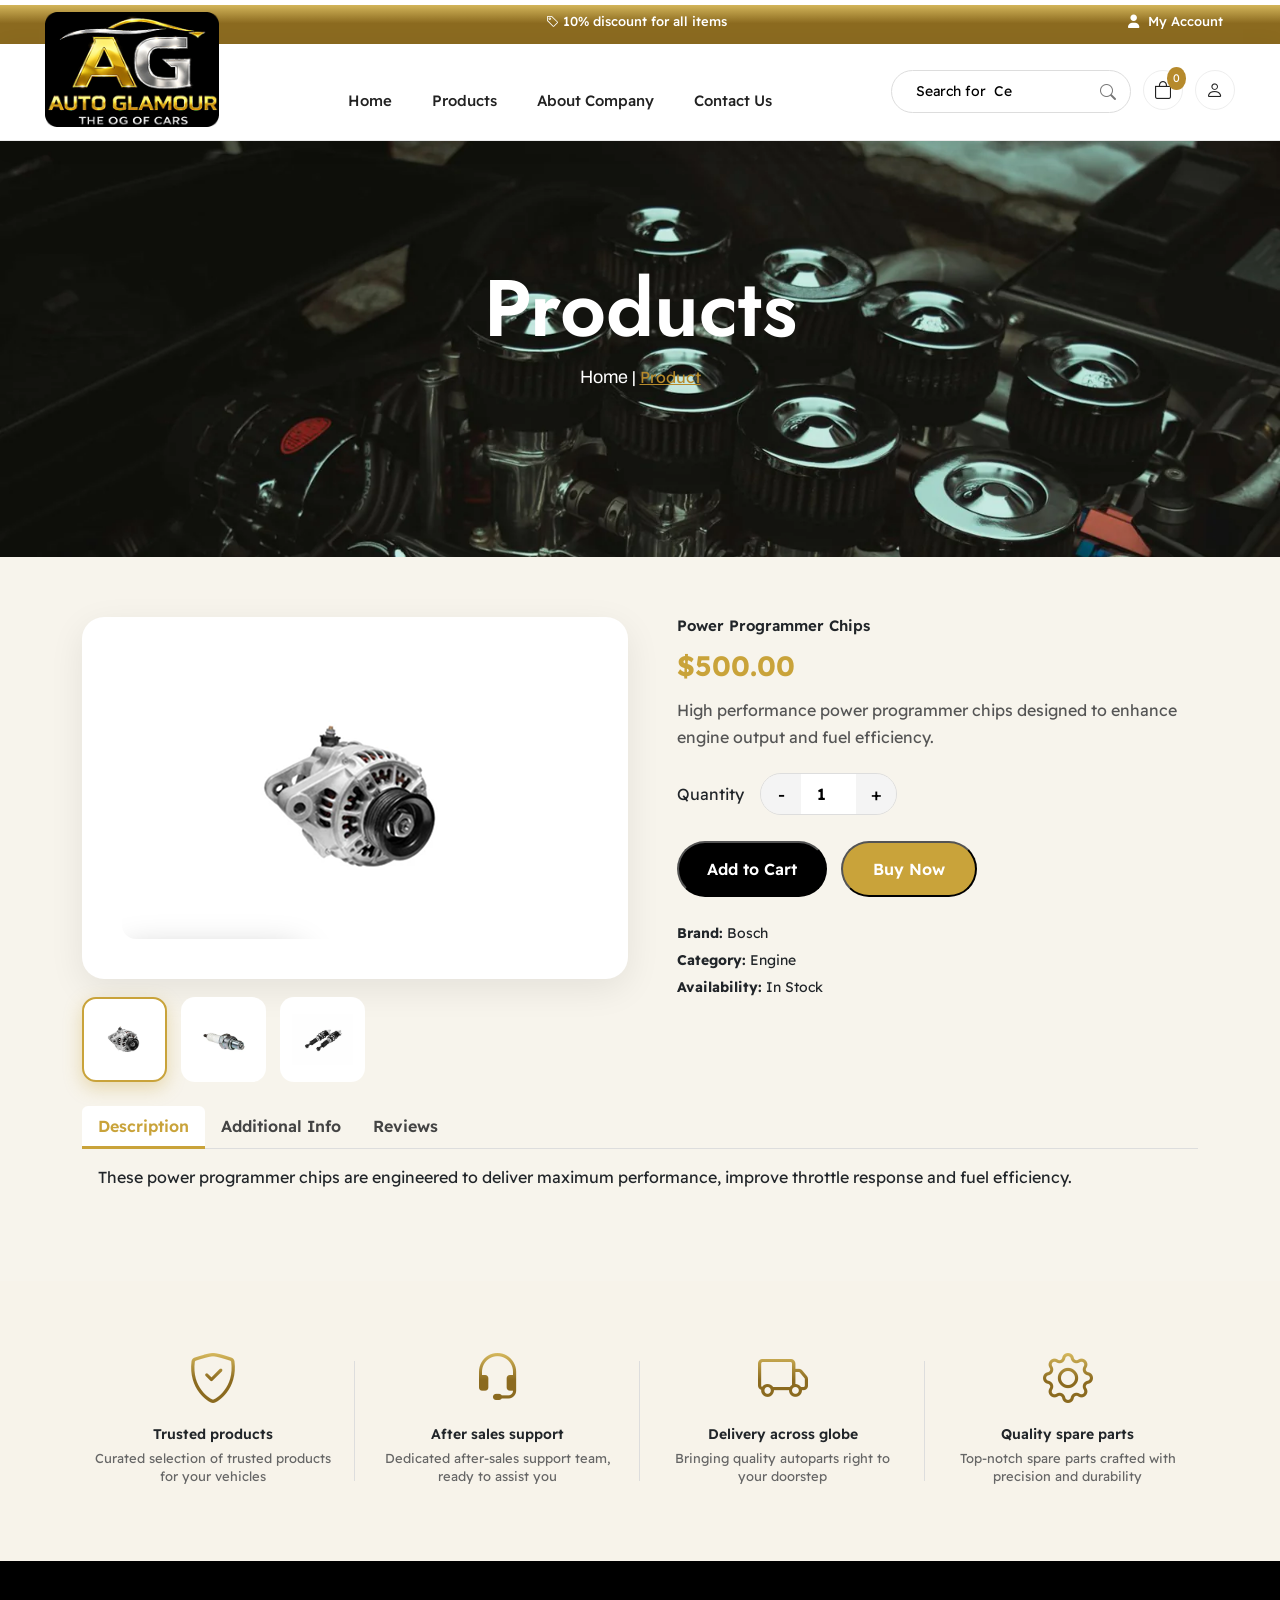
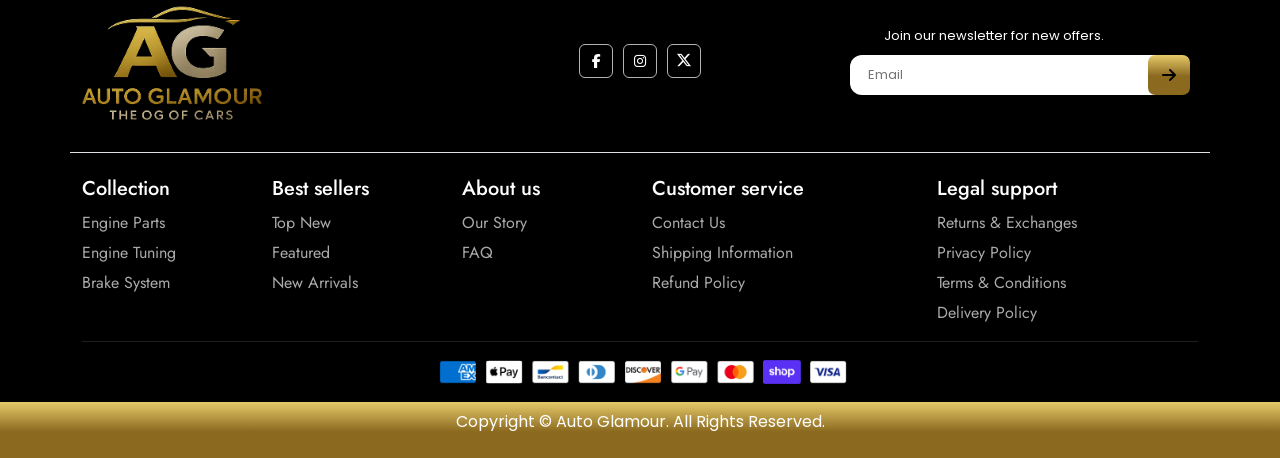
<file: products-detail.html>
<!DOCTYPE html>
<html lang="en">

<head>
  <meta charset="utf-8">
  <meta name="viewport" content="width=device-width, initial-scale=1">
  <title data-site="siteName"></title>
  <link rel="stylesheet" href="https://cdnjs.cloudflare.com/ajax/libs/font-awesome/6.1.1/css/all.min.css"
    integrity="sha512-KfkfwYDsLkIlwQp6LFnl8zNdLGxu9YAA1QvwINks4PhcElQSvqcyVLLD9aMhXd13uQjoXtEKNosOWaZqXgel0g=="
    crossorigin="anonymous" referrerpolicy="no-referrer" />
  <link href="https://cdn.jsdelivr.net/npm/bootstrap@5.3.1/dist/css/bootstrap.min.css" rel="stylesheet"
    integrity="sha384-4bw+/aepP/YC94hEpVNVgiZdgIC5+VKNBQNGCHeKRQN+PtmoHDEXuppvnDJzQIu9" crossorigin="anonymous">
  <link rel="stylesheet" href="https://cdn.jsdelivr.net/npm/bootstrap-icons@1.10.5/font/bootstrap-icons.css">
  <link href="https://cdn.jsdelivr.net/npm/bootstrap-icons@1.11.1/font/bootstrap-icons.css" rel="stylesheet">
  <link rel="preconnect" href="https://fonts.googleapis.com">
  <!-- owl carousel 2 effects animation- -->
  <link href="https://cdnjs.cloudflare.com/ajax/libs/animate.css/3.5.2/animate.css" rel="stylesheet" />

  <!-- Readex Pro -->
  <link rel="preconnect" href="https://fonts.googleapis.com">
  <link rel="preconnect" href="https://fonts.gstatic.com" crossorigin>
  <link
    href="https://fonts.googleapis.com/css2?family=Anek+Bangla:wght@100..800&family=Archivo:ital,wght@0,100..900;1,100..900&family=Bai+Jamjuree:ital,wght@0,200;0,300;0,400;0,500;0,600;0,700;1,200;1,300;1,400;1,500;1,600;1,700&family=Barlow:ital,wght@0,100;0,200;0,300;0,400;0,500;0,600;0,700;0,800;0,900;1,100;1,200;1,300;1,400;1,500;1,600;1,700;1,800;1,900&family=Bebas+Neue&family=Bricolage+Grotesque:opsz,wght@12..96,200..800&family=Figtree:ital,wght@0,300..900;1,300..900&family=Great+Vibes&family=Inter:ital,opsz,wght@0,14..32,100..900;1,14..32,100..900&family=Karla:ital,wght@0,200..800;1,200..800&family=League+Spartan:wght@100..900&family=Manrope:wght@200..800&family=Michroma&family=Montserrat:ital,wght@0,100..900;1,100..900&family=Oswald:wght@200..700&family=Oxanium:wght@200..800&family=PT+Sans+Caption:wght@400;700&family=Parisienne&family=Phetsarath:wght@400;700&family=Playfair+Display:ital,wght@0,400..900;1,400..900&family=Playfair:ital,opsz,wght@0,5..1200,300..900;1,5..1200,300..900&family=Poppins:ital,wght@0,100;0,200;0,300;0,400;0,500;0,600;0,700;0,800;0,900;1,100;1,200;1,300;1,400;1,500;1,600;1,700;1,800;1,900&family=Questrial&family=Racing+Sans+One&family=Readex+Pro:wght@160..700&family=Roboto:ital,wght@0,100..900;1,100..900&family=Sacramento&family=Source+Sans+3:ital,wght@0,200..900;1,200..900&family=Space+Grotesk:wght@300..700&display=swap"
    rel="stylesheet">

  <!-- Fredoka -->
  <link rel="preconnect" href="https://fonts.googleapis.com">
  <link rel="preconnect" href="https://fonts.gstatic.com" crossorigin>
  <link
    href="https://fonts.googleapis.com/css2?family=Anek+Bangla:wght@100..800&family=Archivo:ital,wght@0,100..900;1,100..900&family=Bai+Jamjuree:ital,wght@0,200;0,300;0,400;0,500;0,600;0,700;1,200;1,300;1,400;1,500;1,600;1,700&family=Barlow:ital,wght@0,100;0,200;0,300;0,400;0,500;0,600;0,700;0,800;0,900;1,100;1,200;1,300;1,400;1,500;1,600;1,700;1,800;1,900&family=Bebas+Neue&family=Bricolage+Grotesque:opsz,wght@12..96,200..800&family=Figtree:ital,wght@0,300..900;1,300..900&family=Fredoka:wght@300..700&family=Great+Vibes&family=Inter:ital,opsz,wght@0,14..32,100..900;1,14..32,100..900&family=Karla:ital,wght@0,200..800;1,200..800&family=League+Spartan:wght@100..900&family=Manrope:wght@200..800&family=Michroma&family=Montserrat:ital,wght@0,100..900;1,100..900&family=Oswald:wght@200..700&family=Oxanium:wght@200..800&family=PT+Sans+Caption:wght@400;700&family=Parisienne&family=Phetsarath:wght@400;700&family=Playfair+Display:ital,wght@0,400..900;1,400..900&family=Playfair:ital,opsz,wght@0,5..1200,300..900;1,5..1200,300..900&family=Poppins:ital,wght@0,100;0,200;0,300;0,400;0,500;0,600;0,700;0,800;0,900;1,100;1,200;1,300;1,400;1,500;1,600;1,700;1,800;1,900&family=Questrial&family=Racing+Sans+One&family=Readex+Pro:wght@160..700&family=Roboto:ital,wght@0,100..900;1,100..900&family=Sacramento&family=Source+Sans+3:ital,wght@0,200..900;1,200..900&family=Space+Grotesk:wght@300..700&display=swap"
    rel="stylesheet">

  <!-- Bricolage Grotesque -->
  <link rel="preconnect" href="https://fonts.googleapis.com">
  <link rel="preconnect" href="https://fonts.gstatic.com" crossorigin>
  <link
    href="https://fonts.googleapis.com/css2?family=Anek+Bangla:wght@100..800&family=Barlow:ital,wght@0,100;0,200;0,300;0,400;0,500;0,600;0,700;0,800;0,900;1,100;1,200;1,300;1,400;1,500;1,600;1,700;1,800;1,900&family=Bricolage+Grotesque:opsz,wght@12..96,200..800&family=Figtree:ital,wght@0,300..900;1,300..900&family=Michroma&family=Montserrat:ital,wght@0,100..900;1,100..900&family=PT+Sans+Caption:wght@400;700&family=Parisienne&family=Phetsarath:wght@400;700&family=Playfair+Display:ital,wght@0,400..900;1,400..900&family=Playfair:ital,opsz,wght@0,5..1200,300..900;1,5..1200,300..900&family=Poppins:ital,wght@0,100;0,200;0,300;0,400;0,500;0,600;0,700;0,800;0,900;1,100;1,200;1,300;1,400;1,500;1,600;1,700;1,800;1,900&family=Questrial&family=Racing+Sans+One&family=Roboto:ital,wght@0,100..900;1,100..900&family=Sacramento&family=Space+Grotesk:wght@300..700&display=swap"
    rel="stylesheet">


  <!-- Jost -->
  <link rel="preconnect" href="https://fonts.googleapis.com">
  <link rel="preconnect" href="https://fonts.gstatic.com" crossorigin>
  <link
    href="https://fonts.googleapis.com/css2?family=Anek+Bangla:wght@100..800&family=Archivo:ital,wght@0,100..900;1,100..900&family=Bai+Jamjuree:ital,wght@0,200;0,300;0,400;0,500;0,600;0,700;1,200;1,300;1,400;1,500;1,600;1,700&family=Barlow:ital,wght@0,100;0,200;0,300;0,400;0,500;0,600;0,700;0,800;0,900;1,100;1,200;1,300;1,400;1,500;1,600;1,700;1,800;1,900&family=Bebas+Neue&family=Bricolage+Grotesque:opsz,wght@12..96,200..800&family=Figtree:ital,wght@0,300..900;1,300..900&family=Fredoka:wght@300..700&family=Great+Vibes&family=Inter:ital,opsz,wght@0,14..32,100..900;1,14..32,100..900&family=Jost:ital,wght@0,100..900;1,100..900&family=Karla:ital,wght@0,200..800;1,200..800&family=League+Spartan:wght@100..900&family=Manrope:wght@200..800&family=Michroma&family=Montserrat:ital,wght@0,100..900;1,100..900&family=Mr+Dafoe&family=Onest:wght@100..900&family=Oswald:wght@200..700&family=Oxanium:wght@200..800&family=PT+Sans+Caption:wght@400;700&family=Parisienne&family=Phetsarath:wght@400;700&family=Playfair+Display:ital,wght@0,400..900;1,400..900&family=Playfair:ital,opsz,wght@0,5..1200,300..900;1,5..1200,300..900&family=Poppins:ital,wght@0,100;0,200;0,300;0,400;0,500;0,600;0,700;0,800;0,900;1,100;1,200;1,300;1,400;1,500;1,600;1,700;1,800;1,900&family=Questrial&family=Racing+Sans+One&family=Readex+Pro:wght@160..700&family=Roboto:ital,wght@0,100..900;1,100..900&family=Sacramento&family=Source+Sans+3:ital,wght@0,200..900;1,200..900&family=Space+Grotesk:wght@300..700&display=swap"
    rel="stylesheet">


  <link rel="icon" href="images/fav-icon.png">
  <link rel="stylesheet" type="text/css" href="css/owl.carousel.min.css">
  <link rel="stylesheet" href="css/style.css">
  <link rel="stylesheet" href="css/responsive.css">
</head>

<body>
  <!-- Loader -->
  <div id="pageloader">
    <div class="loader-box">
      <img src="images/dogloader.gif" alt="Loading..." class="loader-gif">
    </div>
  </div>

  <!-- header -->
  <div include-html="header.html" id="header-file"></div>

  <!-- abouther -->
  <div class="container-fluid abutsecbg">
    <h2 class="sectextheral">Products</h2>
    <p class="secprdec"><a class="secmebg" href="index.html">Home</a> | <a class="secmebg2"
        href="products.html">Product</a></p>
  </div>

  <!-- PRODUCT DETAIL -->
  <div class="container-fluid secproductsbg2">
    <div class="container">
      <div class="row align-items-start g-4">

        <!-- LEFT : IMAGE -->
        <div class="col-lg-6">
          <div class="product-detail-img">
            <div class="img-magnifier-container">
              <img id="mainProductImage" src="images/product-img1.png" class="img-fluid" alt="">
            </div>
          </div>


          <div class="product-thumbs">
            <img src="images/product-img1.png" class="thumb-img active">
            <img src="images/product-img2.png" class="thumb-img">
            <img src="images/product-img3.png" class="thumb-img">
          </div>
        </div>


        <!-- RIGHT : CONTENT -->
        <div class="col-lg-6">
          <div class="product-detail-content">

            <h2 class="product-title">Power Programmer Chips</h2>

            <p class="product-price">$500.00</p>

            <p class="product-short-desc">
              High performance power programmer chips designed to enhance engine output and fuel efficiency.
            </p>

            <!-- QUANTITY -->
            <div class="qty-wrap">
              <span>Quantity</span>
              <div class="qty-box">
                <button>-</button>
                <input type="number" value="1">
                <button>+</button>
              </div>
            </div>

            <!-- BUTTONS -->
            <div class="product-actions">
              <button class="hbs-cart">Add to Cart</button>
              <button class="hbs-view">Buy Now</button>
            </div>

            <!-- META -->
            <div class="product-meta">
              <p><strong>Brand:</strong> Bosch</p>
              <p><strong>Category:</strong> Engine</p>
              <p><strong>Availability:</strong> In Stock</p>
            </div>

          </div>
        </div>
        <!-- PRODUCT TABS -->
        <div class="product-tabs mt-4">
          <ul class="nav nav-tabs">
            <li class="nav-item">
              <button class="nav-link active" data-bs-toggle="tab" data-bs-target="#desc">Description</button>
            </li>
            <li class="nav-item">
              <button class="nav-link" data-bs-toggle="tab" data-bs-target="#info">Additional Info</button>
            </li>
            <li class="nav-item">
              <button class="nav-link" data-bs-toggle="tab" data-bs-target="#reviews">Reviews</button>
            </li>
          </ul>

          <div class="tab-content p-3">
            <div class="tab-pane fade show active" id="desc">
              <p>
                These power programmer chips are engineered to deliver maximum performance,
                improve throttle response and fuel efficiency.
              </p>
            </div>

            <div class="tab-pane fade" id="info">
              <ul>
                <li>Material: Aluminum Body</li>
                <li>Warranty: 1 Year</li>
                <li>Compatibility: All models</li>
              </ul>
            </div>

            <div class="tab-pane fade" id="reviews">
              <p>⭐⭐⭐⭐⭐ (4.8/5)</p>
              <p>Very good performance upgrade. Highly recommended!</p>
            </div>
          </div>
        </div>

      </div>
    </div>
  </div>




  <!-- footer -->
  <div include-html="footer.html" id="footer-file"></div>

  <script src="https://cdn.jsdelivr.net/npm/bootstrap@5.3.1/dist/js/bootstrap.min.js"
    integrity="sha384-Rx+T1VzGupg4BHQYs2gCW9It+akI2MM/mndMCy36UVfodzcJcF0GGLxZIzObiEfa"
    crossorigin="anonymous"></script>
  <script src="https://cdn.knightlab.com/libs/juxtapose/latest/js/juxtapose.min.js"></script>
  <script src="https://cdn.jsdelivr.net/npm/@popperjs/core@2.11.8/dist/umd/popper.min.js"
    integrity="sha384-I7E8VVD/ismYTF4hNIPjVp/Zjvgyol6VFvRkX/vR+Vc4jQkC+hVqc2pM8ODewa9r"
    crossorigin="anonymous"></script>

  <script src="https://ajax.googleapis.com/ajax/libs/jquery/3.5.1/jquery.min.js"></script>
  <script src="js/owl.carousel.min.js" type="text/javascript"></script>
  <script src="https://unpkg.com/aos@2.3.1/dist/aos.js"></script>
  <script src="js/settings.js"></script>
  <script>

    // loder-start
    window.addEventListener("load", function () {
      document.getElementById("pageloader").style.display = "none";
    });
    // loder-end

  </script>


<script>
function magnify(imgID, zoom) {
  const img = document.getElementById(imgID);

  const glass = document.createElement("DIV");
  glass.setAttribute("class", "img-magnifier-glass");
  img.parentElement.appendChild(glass);

  const bw = 3;
  const w = glass.offsetWidth / 2;
  const h = glass.offsetHeight / 2;

  glass.style.backgroundImage = `url('${img.src}')`;
  glass.style.backgroundSize =
    img.width * zoom + "px " + img.height * zoom + "px";

  function moveMagnifier(e) {
    e.preventDefault();
    const pos = getCursorPos(e);
    let x = pos.x;
    let y = pos.y;

    /* 🔥 LIMIT inside image */
    if (x < w / zoom) x = w / zoom;
    if (x > img.width - w / zoom) x = img.width - w / zoom;
    if (y < h / zoom) y = h / zoom;
    if (y > img.height - h / zoom) y = img.height - h / zoom;

    glass.style.left = (x - w) + "px";
    glass.style.top = (y - h) + "px";

    glass.style.backgroundPosition =
      "-" + ((x * zoom) - w + bw) + "px -" + ((y * zoom) - h + bw) + "px";
  }

  function getCursorPos(e) {
    const rect = img.getBoundingClientRect();
    const x = (e.touches ? e.touches[0].pageX : e.pageX) - rect.left - window.pageXOffset;
    const y = (e.touches ? e.touches[0].pageY : e.pageY) - rect.top - window.pageYOffset;
    return { x, y };
  }

  glass.addEventListener("mousemove", moveMagnifier);
  img.addEventListener("mousemove", moveMagnifier);
  glass.addEventListener("touchmove", moveMagnifier);
  img.addEventListener("touchmove", moveMagnifier);
}

/* INIT */
window.addEventListener("load", () => {
  magnify("mainProductImage", 2.2);
});

/* THUMB CHANGE */
document.querySelectorAll(".product-thumbs img").forEach(thumb => {
  thumb.addEventListener("click", () => {
    const main = document.getElementById("mainProductImage");
    main.src = thumb.src;

    document.querySelectorAll(".product-thumbs img")
      .forEach(i => i.classList.remove("active"));
    thumb.classList.add("active");

    document.querySelector(".img-magnifier-glass")?.remove();
    magnify("mainProductImage", 2.2);
  });
});
</script>


</body>

</html>
</file>
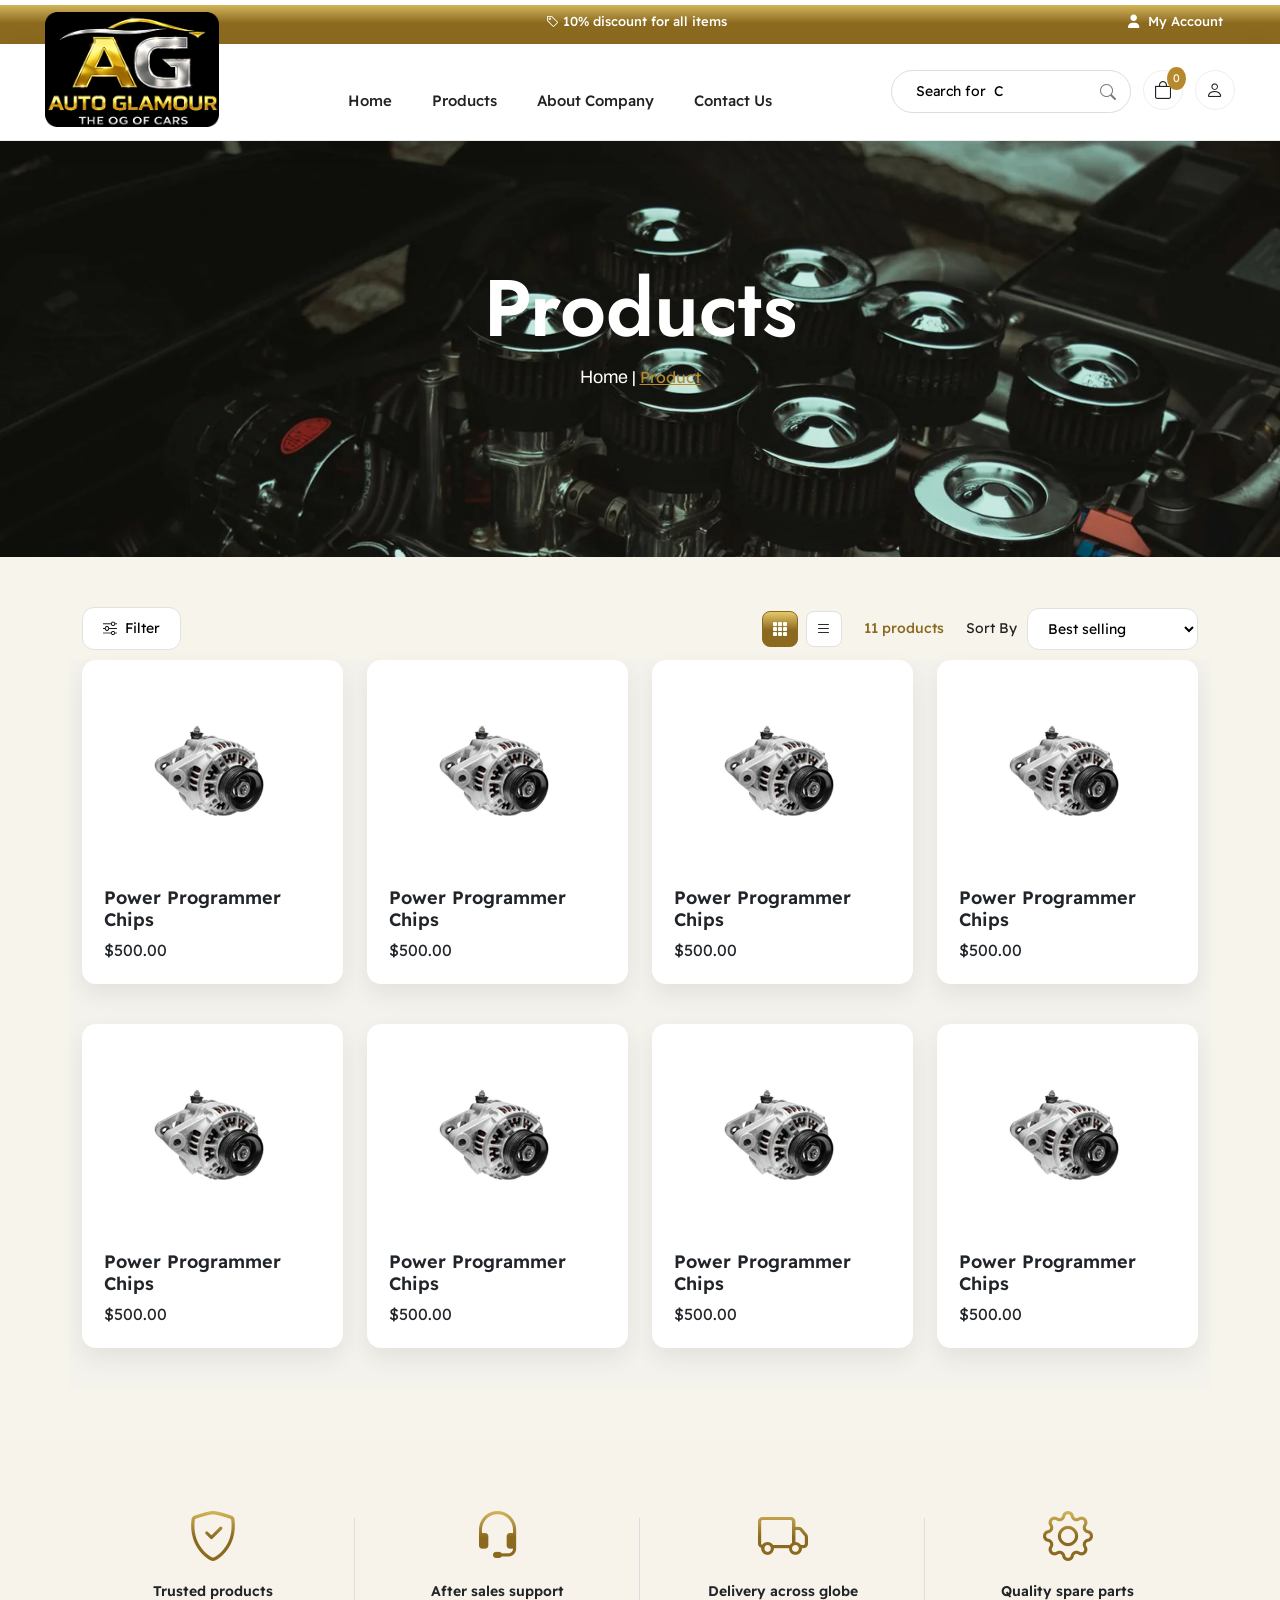
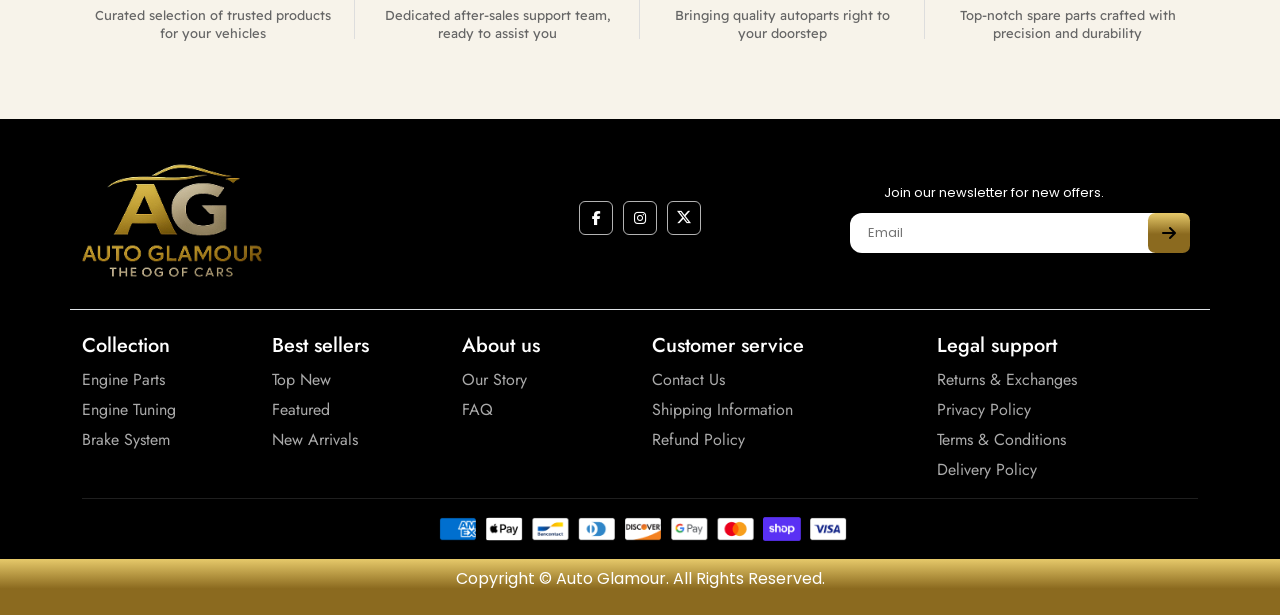
<file: products.html>
<!DOCTYPE html>
<html lang="en">

<head>
  <meta charset="utf-8">
  <meta name="viewport" content="width=device-width, initial-scale=1">
  <title data-site="siteName"></title>
  <link rel="stylesheet" href="https://cdnjs.cloudflare.com/ajax/libs/font-awesome/6.1.1/css/all.min.css"
    integrity="sha512-KfkfwYDsLkIlwQp6LFnl8zNdLGxu9YAA1QvwINks4PhcElQSvqcyVLLD9aMhXd13uQjoXtEKNosOWaZqXgel0g=="
    crossorigin="anonymous" referrerpolicy="no-referrer" />
  <link href="https://cdn.jsdelivr.net/npm/bootstrap@5.3.1/dist/css/bootstrap.min.css" rel="stylesheet"
    integrity="sha384-4bw+/aepP/YC94hEpVNVgiZdgIC5+VKNBQNGCHeKRQN+PtmoHDEXuppvnDJzQIu9" crossorigin="anonymous">
  <link rel="stylesheet" href="https://cdn.jsdelivr.net/npm/bootstrap-icons@1.10.5/font/bootstrap-icons.css">
  <link href="https://cdn.jsdelivr.net/npm/bootstrap-icons@1.11.1/font/bootstrap-icons.css" rel="stylesheet">
  <link rel="preconnect" href="https://fonts.googleapis.com">
  <!-- owl carousel 2 effects animation- -->
  <link href="https://cdnjs.cloudflare.com/ajax/libs/animate.css/3.5.2/animate.css" rel="stylesheet" />

  <!-- Readex Pro -->
  <link rel="preconnect" href="https://fonts.googleapis.com">
  <link rel="preconnect" href="https://fonts.gstatic.com" crossorigin>
  <link
    href="https://fonts.googleapis.com/css2?family=Anek+Bangla:wght@100..800&family=Archivo:ital,wght@0,100..900;1,100..900&family=Bai+Jamjuree:ital,wght@0,200;0,300;0,400;0,500;0,600;0,700;1,200;1,300;1,400;1,500;1,600;1,700&family=Barlow:ital,wght@0,100;0,200;0,300;0,400;0,500;0,600;0,700;0,800;0,900;1,100;1,200;1,300;1,400;1,500;1,600;1,700;1,800;1,900&family=Bebas+Neue&family=Bricolage+Grotesque:opsz,wght@12..96,200..800&family=Figtree:ital,wght@0,300..900;1,300..900&family=Great+Vibes&family=Inter:ital,opsz,wght@0,14..32,100..900;1,14..32,100..900&family=Karla:ital,wght@0,200..800;1,200..800&family=League+Spartan:wght@100..900&family=Manrope:wght@200..800&family=Michroma&family=Montserrat:ital,wght@0,100..900;1,100..900&family=Oswald:wght@200..700&family=Oxanium:wght@200..800&family=PT+Sans+Caption:wght@400;700&family=Parisienne&family=Phetsarath:wght@400;700&family=Playfair+Display:ital,wght@0,400..900;1,400..900&family=Playfair:ital,opsz,wght@0,5..1200,300..900;1,5..1200,300..900&family=Poppins:ital,wght@0,100;0,200;0,300;0,400;0,500;0,600;0,700;0,800;0,900;1,100;1,200;1,300;1,400;1,500;1,600;1,700;1,800;1,900&family=Questrial&family=Racing+Sans+One&family=Readex+Pro:wght@160..700&family=Roboto:ital,wght@0,100..900;1,100..900&family=Sacramento&family=Source+Sans+3:ital,wght@0,200..900;1,200..900&family=Space+Grotesk:wght@300..700&display=swap"
    rel="stylesheet">

  <!-- Fredoka -->
  <link rel="preconnect" href="https://fonts.googleapis.com">
  <link rel="preconnect" href="https://fonts.gstatic.com" crossorigin>
  <link
    href="https://fonts.googleapis.com/css2?family=Anek+Bangla:wght@100..800&family=Archivo:ital,wght@0,100..900;1,100..900&family=Bai+Jamjuree:ital,wght@0,200;0,300;0,400;0,500;0,600;0,700;1,200;1,300;1,400;1,500;1,600;1,700&family=Barlow:ital,wght@0,100;0,200;0,300;0,400;0,500;0,600;0,700;0,800;0,900;1,100;1,200;1,300;1,400;1,500;1,600;1,700;1,800;1,900&family=Bebas+Neue&family=Bricolage+Grotesque:opsz,wght@12..96,200..800&family=Figtree:ital,wght@0,300..900;1,300..900&family=Fredoka:wght@300..700&family=Great+Vibes&family=Inter:ital,opsz,wght@0,14..32,100..900;1,14..32,100..900&family=Karla:ital,wght@0,200..800;1,200..800&family=League+Spartan:wght@100..900&family=Manrope:wght@200..800&family=Michroma&family=Montserrat:ital,wght@0,100..900;1,100..900&family=Oswald:wght@200..700&family=Oxanium:wght@200..800&family=PT+Sans+Caption:wght@400;700&family=Parisienne&family=Phetsarath:wght@400;700&family=Playfair+Display:ital,wght@0,400..900;1,400..900&family=Playfair:ital,opsz,wght@0,5..1200,300..900;1,5..1200,300..900&family=Poppins:ital,wght@0,100;0,200;0,300;0,400;0,500;0,600;0,700;0,800;0,900;1,100;1,200;1,300;1,400;1,500;1,600;1,700;1,800;1,900&family=Questrial&family=Racing+Sans+One&family=Readex+Pro:wght@160..700&family=Roboto:ital,wght@0,100..900;1,100..900&family=Sacramento&family=Source+Sans+3:ital,wght@0,200..900;1,200..900&family=Space+Grotesk:wght@300..700&display=swap"
    rel="stylesheet">

  <!-- Bricolage Grotesque -->
  <link rel="preconnect" href="https://fonts.googleapis.com">
  <link rel="preconnect" href="https://fonts.gstatic.com" crossorigin>
  <link
    href="https://fonts.googleapis.com/css2?family=Anek+Bangla:wght@100..800&family=Barlow:ital,wght@0,100;0,200;0,300;0,400;0,500;0,600;0,700;0,800;0,900;1,100;1,200;1,300;1,400;1,500;1,600;1,700;1,800;1,900&family=Bricolage+Grotesque:opsz,wght@12..96,200..800&family=Figtree:ital,wght@0,300..900;1,300..900&family=Michroma&family=Montserrat:ital,wght@0,100..900;1,100..900&family=PT+Sans+Caption:wght@400;700&family=Parisienne&family=Phetsarath:wght@400;700&family=Playfair+Display:ital,wght@0,400..900;1,400..900&family=Playfair:ital,opsz,wght@0,5..1200,300..900;1,5..1200,300..900&family=Poppins:ital,wght@0,100;0,200;0,300;0,400;0,500;0,600;0,700;0,800;0,900;1,100;1,200;1,300;1,400;1,500;1,600;1,700;1,800;1,900&family=Questrial&family=Racing+Sans+One&family=Roboto:ital,wght@0,100..900;1,100..900&family=Sacramento&family=Space+Grotesk:wght@300..700&display=swap"
    rel="stylesheet">


  <!-- Jost -->
  <link rel="preconnect" href="https://fonts.googleapis.com">
  <link rel="preconnect" href="https://fonts.gstatic.com" crossorigin>
  <link
    href="https://fonts.googleapis.com/css2?family=Anek+Bangla:wght@100..800&family=Archivo:ital,wght@0,100..900;1,100..900&family=Bai+Jamjuree:ital,wght@0,200;0,300;0,400;0,500;0,600;0,700;1,200;1,300;1,400;1,500;1,600;1,700&family=Barlow:ital,wght@0,100;0,200;0,300;0,400;0,500;0,600;0,700;0,800;0,900;1,100;1,200;1,300;1,400;1,500;1,600;1,700;1,800;1,900&family=Bebas+Neue&family=Bricolage+Grotesque:opsz,wght@12..96,200..800&family=Figtree:ital,wght@0,300..900;1,300..900&family=Fredoka:wght@300..700&family=Great+Vibes&family=Inter:ital,opsz,wght@0,14..32,100..900;1,14..32,100..900&family=Jost:ital,wght@0,100..900;1,100..900&family=Karla:ital,wght@0,200..800;1,200..800&family=League+Spartan:wght@100..900&family=Manrope:wght@200..800&family=Michroma&family=Montserrat:ital,wght@0,100..900;1,100..900&family=Mr+Dafoe&family=Onest:wght@100..900&family=Oswald:wght@200..700&family=Oxanium:wght@200..800&family=PT+Sans+Caption:wght@400;700&family=Parisienne&family=Phetsarath:wght@400;700&family=Playfair+Display:ital,wght@0,400..900;1,400..900&family=Playfair:ital,opsz,wght@0,5..1200,300..900;1,5..1200,300..900&family=Poppins:ital,wght@0,100;0,200;0,300;0,400;0,500;0,600;0,700;0,800;0,900;1,100;1,200;1,300;1,400;1,500;1,600;1,700;1,800;1,900&family=Questrial&family=Racing+Sans+One&family=Readex+Pro:wght@160..700&family=Roboto:ital,wght@0,100..900;1,100..900&family=Sacramento&family=Source+Sans+3:ital,wght@0,200..900;1,200..900&family=Space+Grotesk:wght@300..700&display=swap"
    rel="stylesheet">


  <link rel="icon" href="images/fav-icon.png">
  <link rel="stylesheet" type="text/css" href="css/owl.carousel.min.css">
  <link rel="stylesheet" href="css/style.css">
  <link rel="stylesheet" href="css/responsive.css">
</head>

<body>
  <!-- Loader -->
  <div id="pageloader">
    <div class="loader-box">
      <img src="images/dogloader.gif" alt="Loading..." class="loader-gif">
    </div>
  </div>

  <!-- header -->
  <div include-html="header.html" id="header-file"></div>

  <!-- abouther -->
  <div class="container-fluid abutsecbg">
    <h2 class="sectextheral">Products</h2>
    <p class="secprdec"><a class="secmebg" href="index.html">Home</a> | <a class="secmebg2"
        href="products.html">Product</a></p>
  </div>

  <!-- PRODUCTS TOP BAR -->
  <div class="container-fluid products-topbar">
    <div class="container">
      <div class="products-topbar-inner">

        <!-- FILTER BUTTON -->
        <button class="filter-btn" id="openFilter">
          <i class="bi bi-sliders"></i>
          Filter
        </button>

        <!-- OVERLAY -->
        <div class="filter-overlay" id="filterOverlay"></div>

        <!-- FILTER SIDEBAR -->
        <div class="filter-sidebar" id="filterSidebar">

          <!-- HEADER -->
          <div class="filter-header">
            <h5>Filter</h5>
            <span class="product-count">11 products</span>
            <button class="close-filter" id="closeFilter">&times;</button>
          </div>

          <div class="filter-body">

            <!-- Availability -->
            <div class="filter-box active">
              <div class="filter-title toggle-filter">
                Availability <span class="icon">−</span>
              </div>

              <div class="filter-content">
                <label class="switch">
                  <input type="checkbox">
                  <span class="slider"></span>
                </label>
                <span class="ms-2">In stock (11)</span>
              </div>
            </div>

            <!-- Price -->
            <div class="filter-box active">
              <div class="filter-title toggle-filter">
                Price <span class="icon">−</span>
              </div>

              <div class="filter-content">
                <p>The highest price is $10,000.00</p>
                <input type="range" min="0" max="10000">
                <div class="price-inputs">
                  <input type="number" value="0">
                  <input type="number" value="10000">
                </div>
              </div>
            </div>

            <!-- Brand -->
            <div class="filter-box">
              <div class="filter-title toggle-filter">
                Brand <span class="icon">+</span>
              </div>

              <div class="filter-content">
                <label><input type="checkbox"> Bosch</label><br>
                <label><input type="checkbox"> Valeo</label><br>
                <label><input type="checkbox"> Denso</label>
              </div>
            </div>

            <!-- Categories -->
            <div class="filter-box">
              <div class="filter-title toggle-filter">
                Categories <span class="icon">+</span>
              </div>

              <div class="filter-content">
                <label><input type="checkbox"> Engine</label><br>
                <label><input type="checkbox"> Suspension</label><br>
                <label><input type="checkbox"> Electrical</label>
              </div>
            </div>

          </div>


          <!-- FOOTER -->
          <div class="filter-footer">
            <button class="btn-clear">Remove all</button>
            <button class="btn-apply">Apply</button>
          </div>

        </div>


        <div class="right-controls">

          <div class="view-toggle">
            <span class="active" data-view="grid">
              <i class="bi bi-grid-3x3-gap-fill"></i>
            </span>
            <span data-view="list">
              <i class="bi bi-list"></i>
            </span>
          </div>


          <div class="product-count">
            11 products
          </div>

          <div class="sort-wrap">
            <span class="sort-label">Sort By</span>
            <select>
              <option>Best selling</option>
              <option>Price, low to high</option>
              <option>Price, high to low</option>
            </select>
          </div>

        </div>

      </div>
    </div>
  </div>

  <!-- products add -->
  <div class="container-fluid secproductsbg " id="productWrapper">
    <div class="container">
      <div class="row">
        <div class="col-md-3 col-6" id="home-best-seller">
          <div class="hbs-product">
            <img src="images/product-img1.png" alt="">
            <h6>Power Programmer Chips</h6>
            <p>$500.00</p>

            <div class="hbs-btns">
              <button class="hbs-cart">Add to Cart</button>
              <button class="hbs-view">Quick View</button>
            </div>
          </div>
        </div>
        <div class="col-md-3 col-6" id="home-best-seller">
          <div class="hbs-product">
            <img src="images/product-img1.png" alt="">
            <h6>Power Programmer Chips</h6>
            <p>$500.00</p>

            <div class="hbs-btns">
              <button class="hbs-cart">Add to Cart</button>
              <button class="hbs-view">Quick View</button>
            </div>
          </div>
        </div>
        <div class="col-md-3 col-6" id="home-best-seller">
          <div class="hbs-product">
            <img src="images/product-img1.png" alt="">
            <h6>Power Programmer Chips</h6>
            <p>$500.00</p>

            <div class="hbs-btns">
              <button class="hbs-cart">Add to Cart</button>
              <button class="hbs-view">Quick View</button>
            </div>
          </div>
        </div>
        <div class="col-md-3 col-6" id="home-best-seller">
          <div class="hbs-product">
            <img src="images/product-img1.png" alt="">
            <h6>Power Programmer Chips</h6>
            <p>$500.00</p>

            <div class="hbs-btns">
              <button class="hbs-cart">Add to Cart</button>
              <button class="hbs-view">Quick View</button>
            </div>
          </div>
        </div>
        <div class="col-md-3 col-6" id="home-best-seller">
          <div class="hbs-product">
            <img src="images/product-img1.png" alt="">
            <h6>Power Programmer Chips</h6>
            <p>$500.00</p>

            <div class="hbs-btns">
              <button class="hbs-cart">Add to Cart</button>
              <button class="hbs-view">Quick View</button>
            </div>
          </div>
        </div>
        <div class="col-md-3 col-6" id="home-best-seller">
          <div class="hbs-product">
            <img src="images/product-img1.png" alt="">
            <h6>Power Programmer Chips</h6>
            <p>$500.00</p>

            <div class="hbs-btns">
              <button class="hbs-cart">Add to Cart</button>
              <button class="hbs-view">Quick View</button>
            </div>
          </div>
        </div>
        <div class="col-md-3 col-6" id="home-best-seller">
          <div class="hbs-product">
            <img src="images/product-img1.png" alt="">
            <h6>Power Programmer Chips</h6>
            <p>$500.00</p>

            <div class="hbs-btns">
              <button class="hbs-cart">Add to Cart</button>
              <button class="hbs-view">Quick View</button>
            </div>
          </div>
        </div>
        <div class="col-md-3 col-6" id="home-best-seller">
          <div class="hbs-product">
            <img src="images/product-img1.png" alt="">
            <h6>Power Programmer Chips</h6>
            <p>$500.00</p>

            <div class="hbs-btns">
              <button class="hbs-cart">Add to Cart</button>
              <button class="hbs-view">Quick View</button>
            </div>
          </div>
        </div>
      </div>
    </div>
  </div>




  <!-- footer -->
  <div include-html="footer.html" id="footer-file"></div>

  <script src="https://cdn.jsdelivr.net/npm/bootstrap@5.3.1/dist/js/bootstrap.min.js"
    integrity="sha384-Rx+T1VzGupg4BHQYs2gCW9It+akI2MM/mndMCy36UVfodzcJcF0GGLxZIzObiEfa"
    crossorigin="anonymous"></script>
  <script src="https://cdn.knightlab.com/libs/juxtapose/latest/js/juxtapose.min.js"></script>
  <script src="https://cdn.jsdelivr.net/npm/@popperjs/core@2.11.8/dist/umd/popper.min.js"
    integrity="sha384-I7E8VVD/ismYTF4hNIPjVp/Zjvgyol6VFvRkX/vR+Vc4jQkC+hVqc2pM8ODewa9r"
    crossorigin="anonymous"></script>

  <script src="https://ajax.googleapis.com/ajax/libs/jquery/3.5.1/jquery.min.js"></script>
  <script src="js/owl.carousel.min.js" type="text/javascript"></script>
  <script src="https://unpkg.com/aos@2.3.1/dist/aos.js"></script>
  <script src="js/settings.js"></script>
  <script>
    // filter
    const openBtn = document.getElementById('openFilter');
    const closeBtn = document.getElementById('closeFilter');
    const sidebar = document.getElementById('filterSidebar');
    const overlay = document.getElementById('filterOverlay');

    openBtn.onclick = () => {
      sidebar.classList.add('active');
      overlay.classList.add('active');
      document.body.style.overflow = 'hidden';
    };

    closeBtn.onclick = closeFilter;
    overlay.onclick = closeFilter;

    function closeFilter() {
      sidebar.classList.remove('active');
      overlay.classList.remove('active');
      document.body.style.overflow = '';
    }

document.querySelectorAll('.toggle-filter').forEach(title=>{
  title.addEventListener('click',()=>{
    const box = title.parentElement;
    box.classList.toggle('active');

    const icon = title.querySelector('.icon');
    icon.textContent = box.classList.contains('active') ? '−' : '+';
  });
});


   document.addEventListener('DOMContentLoaded', function () {

  const viewBtns = document.querySelectorAll('.view-toggle span');
  const productSection = document.querySelector('.secproductsbg');

  if (!productSection || viewBtns.length === 0) return;

  viewBtns.forEach(btn => {
    btn.addEventListener('click', function () {

      /* remove active from all */
      viewBtns.forEach(i => i.classList.remove('active'));
      this.classList.add('active');

      const view = this.getAttribute('data-view');

      /* reset first */
      productSection.classList.remove('list-view');

      /* apply view */
      if (view === 'list') {
        productSection.classList.add('list-view');
      }

    });
  });

});



    // loder-start
    window.addEventListener("load", function () {
      document.getElementById("pageloader").style.display = "none";
    });
    // loder-end

  </script>




</body>

</html>
</file>
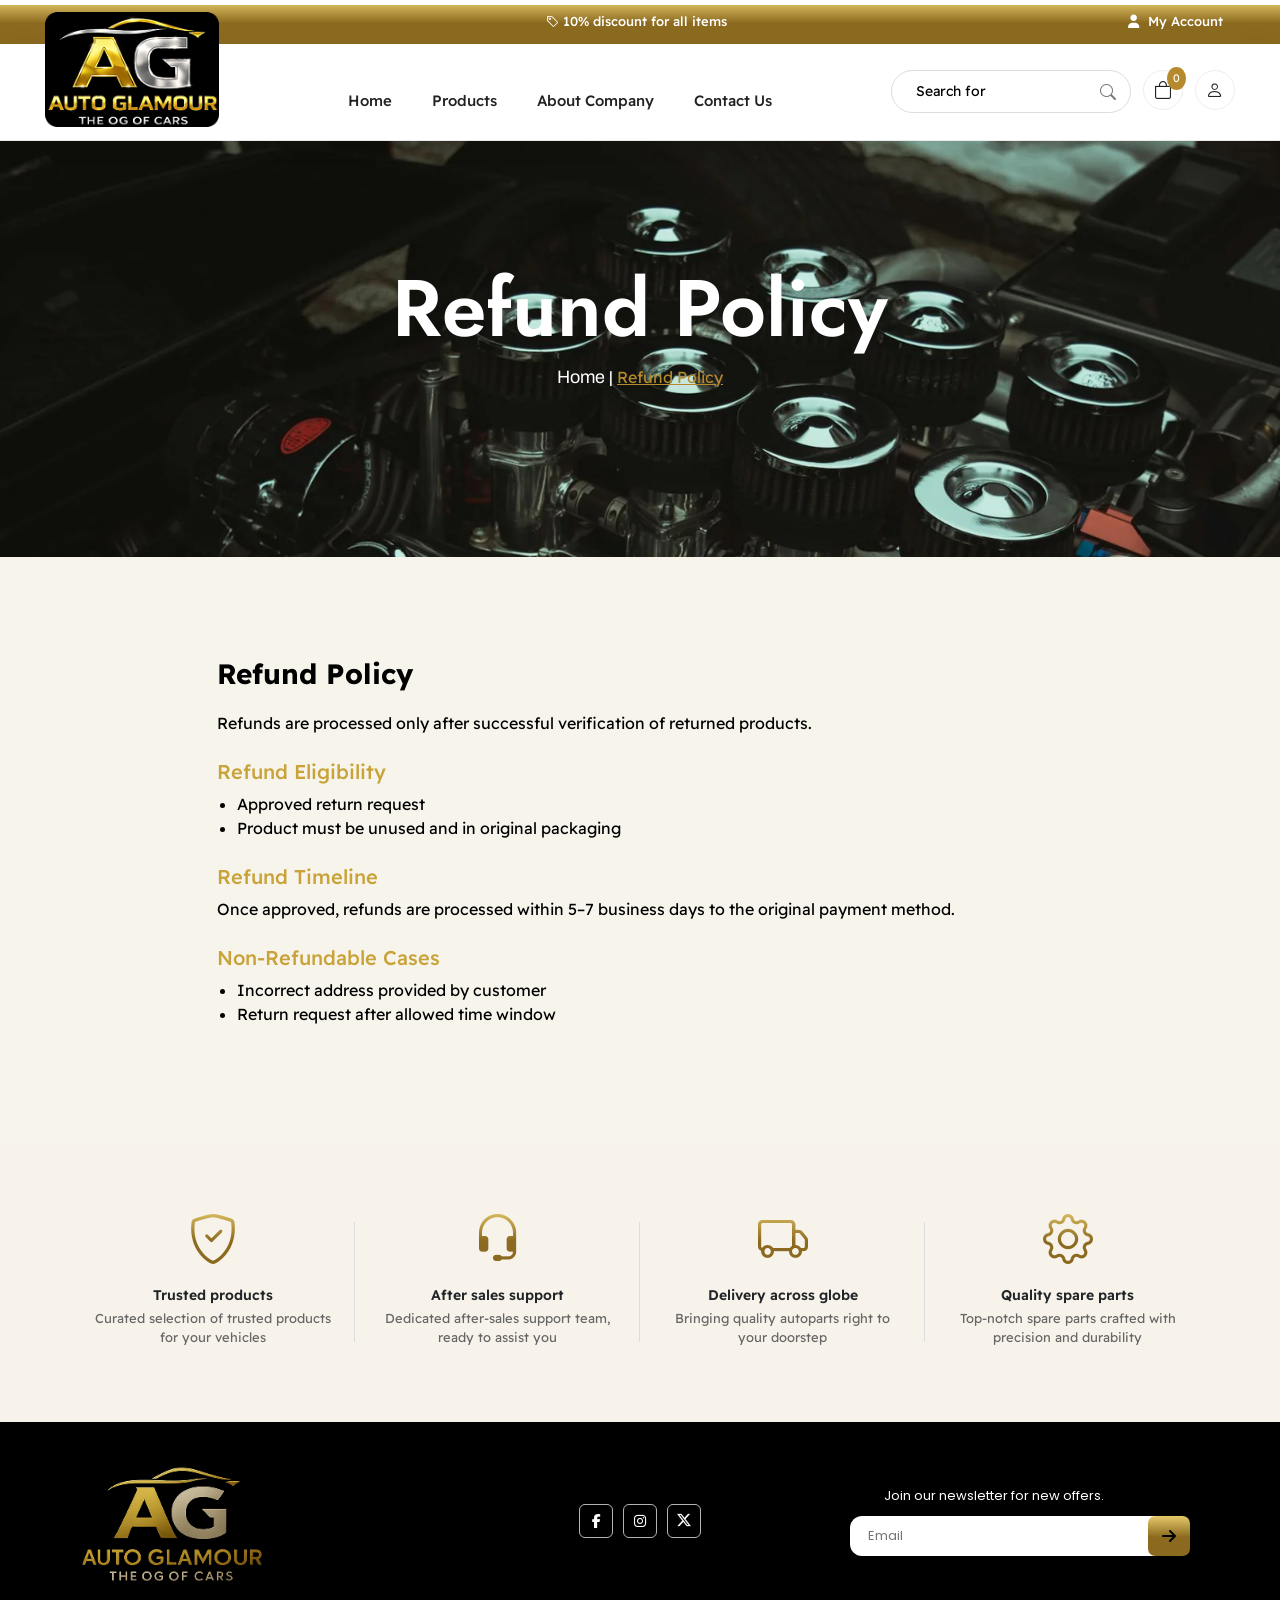
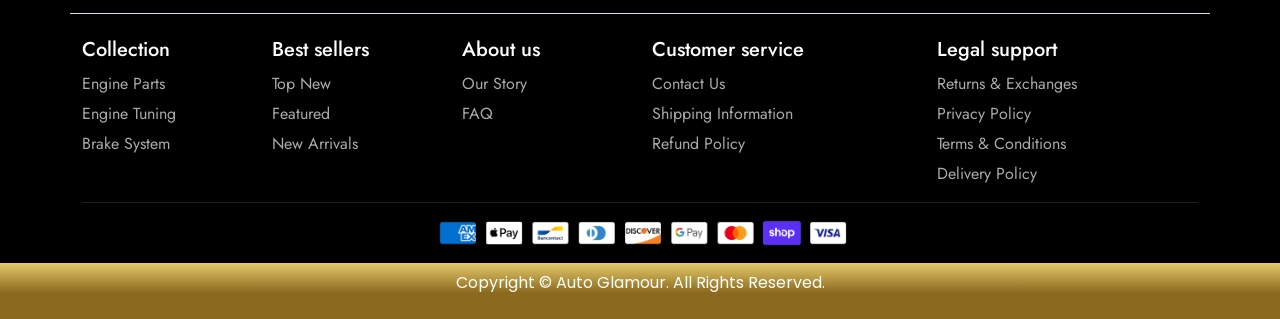
<file: refund-policy.html>
<!DOCTYPE html>
<html lang="en">

<head>
  <meta charset="utf-8">
  <meta name="viewport" content="width=device-width, initial-scale=1">
  <title data-site="siteName"></title>
  <link rel="stylesheet" href="https://cdnjs.cloudflare.com/ajax/libs/font-awesome/6.1.1/css/all.min.css"
    integrity="sha512-KfkfwYDsLkIlwQp6LFnl8zNdLGxu9YAA1QvwINks4PhcElQSvqcyVLLD9aMhXd13uQjoXtEKNosOWaZqXgel0g=="
    crossorigin="anonymous" referrerpolicy="no-referrer" />
  <link href="https://cdn.jsdelivr.net/npm/bootstrap@5.3.1/dist/css/bootstrap.min.css" rel="stylesheet"
    integrity="sha384-4bw+/aepP/YC94hEpVNVgiZdgIC5+VKNBQNGCHeKRQN+PtmoHDEXuppvnDJzQIu9" crossorigin="anonymous">
  <link rel="stylesheet" href="https://cdn.jsdelivr.net/npm/bootstrap-icons@1.10.5/font/bootstrap-icons.css">
  <link href="https://cdn.jsdelivr.net/npm/bootstrap-icons@1.11.1/font/bootstrap-icons.css" rel="stylesheet">
  <link rel="preconnect" href="https://fonts.googleapis.com">
  <!-- owl carousel 2 effects animation- -->
  <link href="https://cdnjs.cloudflare.com/ajax/libs/animate.css/3.5.2/animate.css" rel="stylesheet" />

  <!-- Readex Pro -->
  <link rel="preconnect" href="https://fonts.googleapis.com">
  <link rel="preconnect" href="https://fonts.gstatic.com" crossorigin>
  <link
    href="https://fonts.googleapis.com/css2?family=Anek+Bangla:wght@100..800&family=Archivo:ital,wght@0,100..900;1,100..900&family=Bai+Jamjuree:ital,wght@0,200;0,300;0,400;0,500;0,600;0,700;1,200;1,300;1,400;1,500;1,600;1,700&family=Barlow:ital,wght@0,100;0,200;0,300;0,400;0,500;0,600;0,700;0,800;0,900;1,100;1,200;1,300;1,400;1,500;1,600;1,700;1,800;1,900&family=Bebas+Neue&family=Bricolage+Grotesque:opsz,wght@12..96,200..800&family=Figtree:ital,wght@0,300..900;1,300..900&family=Great+Vibes&family=Inter:ital,opsz,wght@0,14..32,100..900;1,14..32,100..900&family=Karla:ital,wght@0,200..800;1,200..800&family=League+Spartan:wght@100..900&family=Manrope:wght@200..800&family=Michroma&family=Montserrat:ital,wght@0,100..900;1,100..900&family=Oswald:wght@200..700&family=Oxanium:wght@200..800&family=PT+Sans+Caption:wght@400;700&family=Parisienne&family=Phetsarath:wght@400;700&family=Playfair+Display:ital,wght@0,400..900;1,400..900&family=Playfair:ital,opsz,wght@0,5..1200,300..900;1,5..1200,300..900&family=Poppins:ital,wght@0,100;0,200;0,300;0,400;0,500;0,600;0,700;0,800;0,900;1,100;1,200;1,300;1,400;1,500;1,600;1,700;1,800;1,900&family=Questrial&family=Racing+Sans+One&family=Readex+Pro:wght@160..700&family=Roboto:ital,wght@0,100..900;1,100..900&family=Sacramento&family=Source+Sans+3:ital,wght@0,200..900;1,200..900&family=Space+Grotesk:wght@300..700&display=swap"
    rel="stylesheet">

  <!-- Fredoka -->
  <link rel="preconnect" href="https://fonts.googleapis.com">
  <link rel="preconnect" href="https://fonts.gstatic.com" crossorigin>
  <link
    href="https://fonts.googleapis.com/css2?family=Anek+Bangla:wght@100..800&family=Archivo:ital,wght@0,100..900;1,100..900&family=Bai+Jamjuree:ital,wght@0,200;0,300;0,400;0,500;0,600;0,700;1,200;1,300;1,400;1,500;1,600;1,700&family=Barlow:ital,wght@0,100;0,200;0,300;0,400;0,500;0,600;0,700;0,800;0,900;1,100;1,200;1,300;1,400;1,500;1,600;1,700;1,800;1,900&family=Bebas+Neue&family=Bricolage+Grotesque:opsz,wght@12..96,200..800&family=Figtree:ital,wght@0,300..900;1,300..900&family=Fredoka:wght@300..700&family=Great+Vibes&family=Inter:ital,opsz,wght@0,14..32,100..900;1,14..32,100..900&family=Karla:ital,wght@0,200..800;1,200..800&family=League+Spartan:wght@100..900&family=Manrope:wght@200..800&family=Michroma&family=Montserrat:ital,wght@0,100..900;1,100..900&family=Oswald:wght@200..700&family=Oxanium:wght@200..800&family=PT+Sans+Caption:wght@400;700&family=Parisienne&family=Phetsarath:wght@400;700&family=Playfair+Display:ital,wght@0,400..900;1,400..900&family=Playfair:ital,opsz,wght@0,5..1200,300..900;1,5..1200,300..900&family=Poppins:ital,wght@0,100;0,200;0,300;0,400;0,500;0,600;0,700;0,800;0,900;1,100;1,200;1,300;1,400;1,500;1,600;1,700;1,800;1,900&family=Questrial&family=Racing+Sans+One&family=Readex+Pro:wght@160..700&family=Roboto:ital,wght@0,100..900;1,100..900&family=Sacramento&family=Source+Sans+3:ital,wght@0,200..900;1,200..900&family=Space+Grotesk:wght@300..700&display=swap"
    rel="stylesheet">

  <!-- Bricolage Grotesque -->
  <link rel="preconnect" href="https://fonts.googleapis.com">
  <link rel="preconnect" href="https://fonts.gstatic.com" crossorigin>
  <link
    href="https://fonts.googleapis.com/css2?family=Anek+Bangla:wght@100..800&family=Barlow:ital,wght@0,100;0,200;0,300;0,400;0,500;0,600;0,700;0,800;0,900;1,100;1,200;1,300;1,400;1,500;1,600;1,700;1,800;1,900&family=Bricolage+Grotesque:opsz,wght@12..96,200..800&family=Figtree:ital,wght@0,300..900;1,300..900&family=Michroma&family=Montserrat:ital,wght@0,100..900;1,100..900&family=PT+Sans+Caption:wght@400;700&family=Parisienne&family=Phetsarath:wght@400;700&family=Playfair+Display:ital,wght@0,400..900;1,400..900&family=Playfair:ital,opsz,wght@0,5..1200,300..900;1,5..1200,300..900&family=Poppins:ital,wght@0,100;0,200;0,300;0,400;0,500;0,600;0,700;0,800;0,900;1,100;1,200;1,300;1,400;1,500;1,600;1,700;1,800;1,900&family=Questrial&family=Racing+Sans+One&family=Roboto:ital,wght@0,100..900;1,100..900&family=Sacramento&family=Space+Grotesk:wght@300..700&display=swap"
    rel="stylesheet">


  <!-- Jost -->
  <link rel="preconnect" href="https://fonts.googleapis.com">
  <link rel="preconnect" href="https://fonts.gstatic.com" crossorigin>
  <link
    href="https://fonts.googleapis.com/css2?family=Anek+Bangla:wght@100..800&family=Archivo:ital,wght@0,100..900;1,100..900&family=Bai+Jamjuree:ital,wght@0,200;0,300;0,400;0,500;0,600;0,700;1,200;1,300;1,400;1,500;1,600;1,700&family=Barlow:ital,wght@0,100;0,200;0,300;0,400;0,500;0,600;0,700;0,800;0,900;1,100;1,200;1,300;1,400;1,500;1,600;1,700;1,800;1,900&family=Bebas+Neue&family=Bricolage+Grotesque:opsz,wght@12..96,200..800&family=Figtree:ital,wght@0,300..900;1,300..900&family=Fredoka:wght@300..700&family=Great+Vibes&family=Inter:ital,opsz,wght@0,14..32,100..900;1,14..32,100..900&family=Jost:ital,wght@0,100..900;1,100..900&family=Karla:ital,wght@0,200..800;1,200..800&family=League+Spartan:wght@100..900&family=Manrope:wght@200..800&family=Michroma&family=Montserrat:ital,wght@0,100..900;1,100..900&family=Mr+Dafoe&family=Onest:wght@100..900&family=Oswald:wght@200..700&family=Oxanium:wght@200..800&family=PT+Sans+Caption:wght@400;700&family=Parisienne&family=Phetsarath:wght@400;700&family=Playfair+Display:ital,wght@0,400..900;1,400..900&family=Playfair:ital,opsz,wght@0,5..1200,300..900;1,5..1200,300..900&family=Poppins:ital,wght@0,100;0,200;0,300;0,400;0,500;0,600;0,700;0,800;0,900;1,100;1,200;1,300;1,400;1,500;1,600;1,700;1,800;1,900&family=Questrial&family=Racing+Sans+One&family=Readex+Pro:wght@160..700&family=Roboto:ital,wght@0,100..900;1,100..900&family=Sacramento&family=Source+Sans+3:ital,wght@0,200..900;1,200..900&family=Space+Grotesk:wght@300..700&display=swap"
    rel="stylesheet">


  <link rel="icon" href="images/fav-icon.png">
  <link rel="stylesheet" type="text/css" href="css/owl.carousel.min.css">
  <link rel="stylesheet" href="css/style.css">
  <link rel="stylesheet" href="css/responsive.css">
</head>

<body>
  <!-- Loader -->
  <div id="pageloader">
    <div class="loader-box">
      <img src="images/dogloader.gif" alt="Loading..." class="loader-gif">
    </div>
  </div>

  <!-- header -->
  <div include-html="header.html" id="header-file"></div>

  <!-- abouther -->
  <div class="container-fluid abutsecbg">
    <h2 class="sectextheral">Refund Policy</h2>
    <p class="secprdec"><a class="secmebg" href="index.html">Home</a> | <a class="secmebg2"
        href="refund-policy.html">Refund Policy</a></p>
  </div>


 <!-- contact -->
    <div class="container-fluid  secproductsbg2">
      <div class="container">
      <div class="row justify-content-center">
  <div class="col-lg-10">
    <div class="policy-box">

      <h3 class="policy-title">Refund Policy</h3>
      <p class="policy-text">
        Refunds are processed only after successful verification of returned products.
      </p>

      <h5>Refund Eligibility</h5>
      <ul>
        <li>Approved return request</li>
        <li>Product must be unused and in original packaging</li>
      </ul>

      <h5>Refund Timeline</h5>
      <p>
        Once approved, refunds are processed within 5–7 business days to the
        original payment method.
      </p>

      <h5>Non-Refundable Cases</h5>
      <ul>
        <li>Incorrect address provided by customer</li>
        <li>Return request after allowed time window</li>
      </ul>

    </div>
  </div>
</div>

    </div>
    </div>



  <!-- footer -->
  <div include-html="footer.html" id="footer-file"></div>

  <script src="https://cdn.jsdelivr.net/npm/bootstrap@5.3.1/dist/js/bootstrap.min.js"
    integrity="sha384-Rx+T1VzGupg4BHQYs2gCW9It+akI2MM/mndMCy36UVfodzcJcF0GGLxZIzObiEfa"
    crossorigin="anonymous"></script>
  <script src="https://cdn.knightlab.com/libs/juxtapose/latest/js/juxtapose.min.js"></script>
  <script src="https://cdn.jsdelivr.net/npm/@popperjs/core@2.11.8/dist/umd/popper.min.js"
    integrity="sha384-I7E8VVD/ismYTF4hNIPjVp/Zjvgyol6VFvRkX/vR+Vc4jQkC+hVqc2pM8ODewa9r"
    crossorigin="anonymous"></script>

  <script src="https://ajax.googleapis.com/ajax/libs/jquery/3.5.1/jquery.min.js"></script>
  <script src="js/owl.carousel.min.js" type="text/javascript"></script>
  <script src="https://unpkg.com/aos@2.3.1/dist/aos.js"></script>
  <script src="js/settings.js"></script>
  <script>

    // loder-start
    window.addEventListener("load", function () {
      document.getElementById("pageloader").style.display = "none";
    });
    // loder-end

</script>


</body>

</html>
</file>
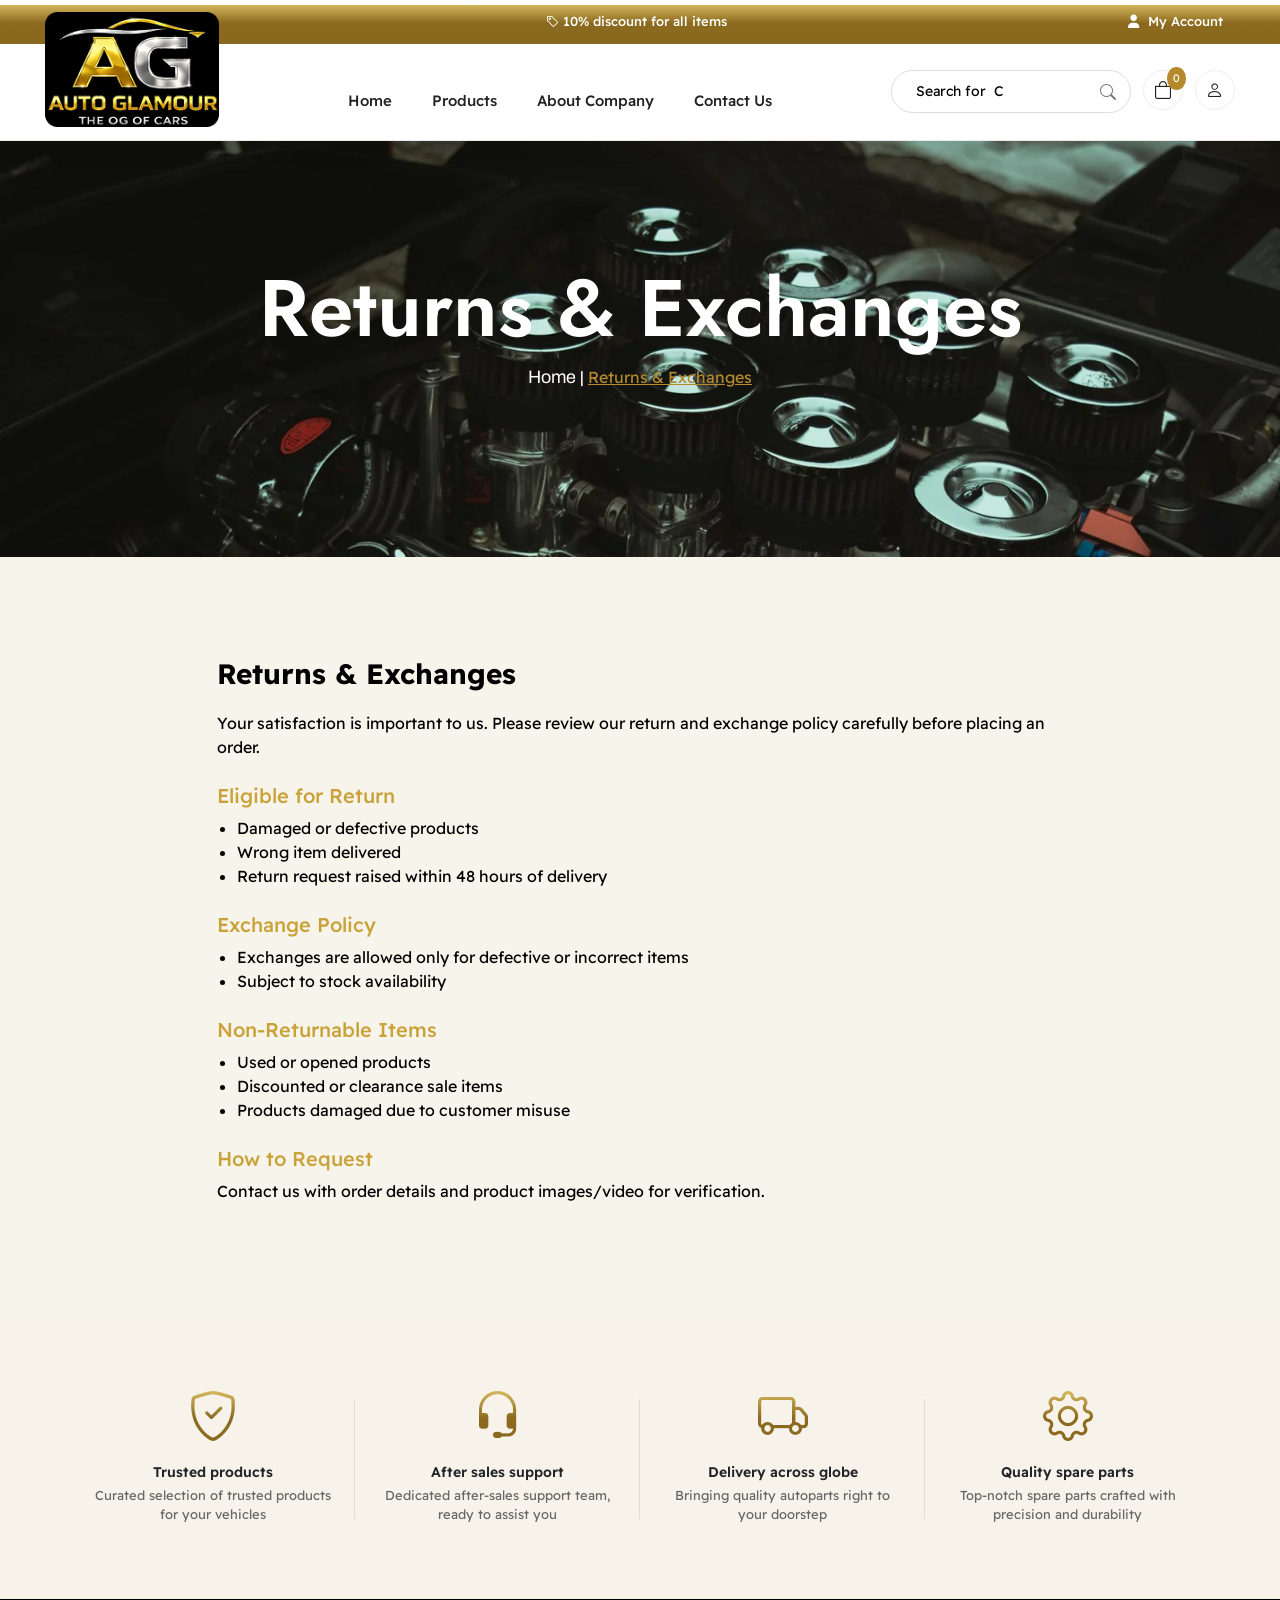
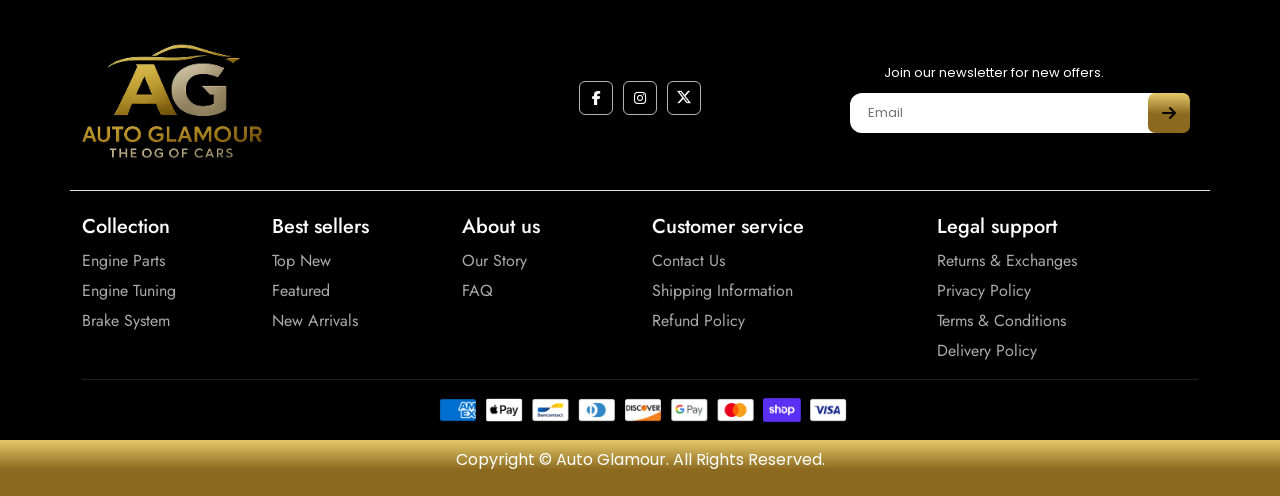
<file: returns-exchanges.html>
<!DOCTYPE html>
<html lang="en">

<head>
  <meta charset="utf-8">
  <meta name="viewport" content="width=device-width, initial-scale=1">
  <title data-site="siteName"></title>
  <link rel="stylesheet" href="https://cdnjs.cloudflare.com/ajax/libs/font-awesome/6.1.1/css/all.min.css"
    integrity="sha512-KfkfwYDsLkIlwQp6LFnl8zNdLGxu9YAA1QvwINks4PhcElQSvqcyVLLD9aMhXd13uQjoXtEKNosOWaZqXgel0g=="
    crossorigin="anonymous" referrerpolicy="no-referrer" />
  <link href="https://cdn.jsdelivr.net/npm/bootstrap@5.3.1/dist/css/bootstrap.min.css" rel="stylesheet"
    integrity="sha384-4bw+/aepP/YC94hEpVNVgiZdgIC5+VKNBQNGCHeKRQN+PtmoHDEXuppvnDJzQIu9" crossorigin="anonymous">
  <link rel="stylesheet" href="https://cdn.jsdelivr.net/npm/bootstrap-icons@1.10.5/font/bootstrap-icons.css">
  <link href="https://cdn.jsdelivr.net/npm/bootstrap-icons@1.11.1/font/bootstrap-icons.css" rel="stylesheet">
  <link rel="preconnect" href="https://fonts.googleapis.com">
  <!-- owl carousel 2 effects animation- -->
  <link href="https://cdnjs.cloudflare.com/ajax/libs/animate.css/3.5.2/animate.css" rel="stylesheet" />

  <!-- Readex Pro -->
  <link rel="preconnect" href="https://fonts.googleapis.com">
  <link rel="preconnect" href="https://fonts.gstatic.com" crossorigin>
  <link
    href="https://fonts.googleapis.com/css2?family=Anek+Bangla:wght@100..800&family=Archivo:ital,wght@0,100..900;1,100..900&family=Bai+Jamjuree:ital,wght@0,200;0,300;0,400;0,500;0,600;0,700;1,200;1,300;1,400;1,500;1,600;1,700&family=Barlow:ital,wght@0,100;0,200;0,300;0,400;0,500;0,600;0,700;0,800;0,900;1,100;1,200;1,300;1,400;1,500;1,600;1,700;1,800;1,900&family=Bebas+Neue&family=Bricolage+Grotesque:opsz,wght@12..96,200..800&family=Figtree:ital,wght@0,300..900;1,300..900&family=Great+Vibes&family=Inter:ital,opsz,wght@0,14..32,100..900;1,14..32,100..900&family=Karla:ital,wght@0,200..800;1,200..800&family=League+Spartan:wght@100..900&family=Manrope:wght@200..800&family=Michroma&family=Montserrat:ital,wght@0,100..900;1,100..900&family=Oswald:wght@200..700&family=Oxanium:wght@200..800&family=PT+Sans+Caption:wght@400;700&family=Parisienne&family=Phetsarath:wght@400;700&family=Playfair+Display:ital,wght@0,400..900;1,400..900&family=Playfair:ital,opsz,wght@0,5..1200,300..900;1,5..1200,300..900&family=Poppins:ital,wght@0,100;0,200;0,300;0,400;0,500;0,600;0,700;0,800;0,900;1,100;1,200;1,300;1,400;1,500;1,600;1,700;1,800;1,900&family=Questrial&family=Racing+Sans+One&family=Readex+Pro:wght@160..700&family=Roboto:ital,wght@0,100..900;1,100..900&family=Sacramento&family=Source+Sans+3:ital,wght@0,200..900;1,200..900&family=Space+Grotesk:wght@300..700&display=swap"
    rel="stylesheet">

  <!-- Fredoka -->
  <link rel="preconnect" href="https://fonts.googleapis.com">
  <link rel="preconnect" href="https://fonts.gstatic.com" crossorigin>
  <link
    href="https://fonts.googleapis.com/css2?family=Anek+Bangla:wght@100..800&family=Archivo:ital,wght@0,100..900;1,100..900&family=Bai+Jamjuree:ital,wght@0,200;0,300;0,400;0,500;0,600;0,700;1,200;1,300;1,400;1,500;1,600;1,700&family=Barlow:ital,wght@0,100;0,200;0,300;0,400;0,500;0,600;0,700;0,800;0,900;1,100;1,200;1,300;1,400;1,500;1,600;1,700;1,800;1,900&family=Bebas+Neue&family=Bricolage+Grotesque:opsz,wght@12..96,200..800&family=Figtree:ital,wght@0,300..900;1,300..900&family=Fredoka:wght@300..700&family=Great+Vibes&family=Inter:ital,opsz,wght@0,14..32,100..900;1,14..32,100..900&family=Karla:ital,wght@0,200..800;1,200..800&family=League+Spartan:wght@100..900&family=Manrope:wght@200..800&family=Michroma&family=Montserrat:ital,wght@0,100..900;1,100..900&family=Oswald:wght@200..700&family=Oxanium:wght@200..800&family=PT+Sans+Caption:wght@400;700&family=Parisienne&family=Phetsarath:wght@400;700&family=Playfair+Display:ital,wght@0,400..900;1,400..900&family=Playfair:ital,opsz,wght@0,5..1200,300..900;1,5..1200,300..900&family=Poppins:ital,wght@0,100;0,200;0,300;0,400;0,500;0,600;0,700;0,800;0,900;1,100;1,200;1,300;1,400;1,500;1,600;1,700;1,800;1,900&family=Questrial&family=Racing+Sans+One&family=Readex+Pro:wght@160..700&family=Roboto:ital,wght@0,100..900;1,100..900&family=Sacramento&family=Source+Sans+3:ital,wght@0,200..900;1,200..900&family=Space+Grotesk:wght@300..700&display=swap"
    rel="stylesheet">

  <!-- Bricolage Grotesque -->
  <link rel="preconnect" href="https://fonts.googleapis.com">
  <link rel="preconnect" href="https://fonts.gstatic.com" crossorigin>
  <link
    href="https://fonts.googleapis.com/css2?family=Anek+Bangla:wght@100..800&family=Barlow:ital,wght@0,100;0,200;0,300;0,400;0,500;0,600;0,700;0,800;0,900;1,100;1,200;1,300;1,400;1,500;1,600;1,700;1,800;1,900&family=Bricolage+Grotesque:opsz,wght@12..96,200..800&family=Figtree:ital,wght@0,300..900;1,300..900&family=Michroma&family=Montserrat:ital,wght@0,100..900;1,100..900&family=PT+Sans+Caption:wght@400;700&family=Parisienne&family=Phetsarath:wght@400;700&family=Playfair+Display:ital,wght@0,400..900;1,400..900&family=Playfair:ital,opsz,wght@0,5..1200,300..900;1,5..1200,300..900&family=Poppins:ital,wght@0,100;0,200;0,300;0,400;0,500;0,600;0,700;0,800;0,900;1,100;1,200;1,300;1,400;1,500;1,600;1,700;1,800;1,900&family=Questrial&family=Racing+Sans+One&family=Roboto:ital,wght@0,100..900;1,100..900&family=Sacramento&family=Space+Grotesk:wght@300..700&display=swap"
    rel="stylesheet">


  <!-- Jost -->
  <link rel="preconnect" href="https://fonts.googleapis.com">
  <link rel="preconnect" href="https://fonts.gstatic.com" crossorigin>
  <link
    href="https://fonts.googleapis.com/css2?family=Anek+Bangla:wght@100..800&family=Archivo:ital,wght@0,100..900;1,100..900&family=Bai+Jamjuree:ital,wght@0,200;0,300;0,400;0,500;0,600;0,700;1,200;1,300;1,400;1,500;1,600;1,700&family=Barlow:ital,wght@0,100;0,200;0,300;0,400;0,500;0,600;0,700;0,800;0,900;1,100;1,200;1,300;1,400;1,500;1,600;1,700;1,800;1,900&family=Bebas+Neue&family=Bricolage+Grotesque:opsz,wght@12..96,200..800&family=Figtree:ital,wght@0,300..900;1,300..900&family=Fredoka:wght@300..700&family=Great+Vibes&family=Inter:ital,opsz,wght@0,14..32,100..900;1,14..32,100..900&family=Jost:ital,wght@0,100..900;1,100..900&family=Karla:ital,wght@0,200..800;1,200..800&family=League+Spartan:wght@100..900&family=Manrope:wght@200..800&family=Michroma&family=Montserrat:ital,wght@0,100..900;1,100..900&family=Mr+Dafoe&family=Onest:wght@100..900&family=Oswald:wght@200..700&family=Oxanium:wght@200..800&family=PT+Sans+Caption:wght@400;700&family=Parisienne&family=Phetsarath:wght@400;700&family=Playfair+Display:ital,wght@0,400..900;1,400..900&family=Playfair:ital,opsz,wght@0,5..1200,300..900;1,5..1200,300..900&family=Poppins:ital,wght@0,100;0,200;0,300;0,400;0,500;0,600;0,700;0,800;0,900;1,100;1,200;1,300;1,400;1,500;1,600;1,700;1,800;1,900&family=Questrial&family=Racing+Sans+One&family=Readex+Pro:wght@160..700&family=Roboto:ital,wght@0,100..900;1,100..900&family=Sacramento&family=Source+Sans+3:ital,wght@0,200..900;1,200..900&family=Space+Grotesk:wght@300..700&display=swap"
    rel="stylesheet">


  <link rel="icon" href="images/fav-icon.png">
  <link rel="stylesheet" type="text/css" href="css/owl.carousel.min.css">
  <link rel="stylesheet" href="css/style.css">
  <link rel="stylesheet" href="css/responsive.css">
</head>

<body>
  <!-- Loader -->
  <div id="pageloader">
    <div class="loader-box">
      <img src="images/dogloader.gif" alt="Loading..." class="loader-gif">
    </div>
  </div>

  <!-- header -->
  <div include-html="header.html" id="header-file"></div>

  <!-- abouther -->
  <div class="container-fluid abutsecbg">
    <h2 class="sectextheral">Returns & Exchanges</h2>
    <p class="secprdec"><a class="secmebg" href="index.html">Home</a> | <a class="secmebg2"
        href="returns-exchanges.html">Returns & Exchanges</a></p>
  </div>


 <!-- contact -->
    <div class="container-fluid  secproductsbg2">
      <div class="container">
      <div class="row justify-content-center">
  <div class="col-lg-10">
    <div class="policy-box">

      <h3 class="policy-title">Returns & Exchanges</h3>
      <p class="policy-text">
        Your satisfaction is important to us. Please review our return and exchange
        policy carefully before placing an order.
      </p>

      <h5>Eligible for Return</h5>
      <ul>
        <li>Damaged or defective products</li>
        <li>Wrong item delivered</li>
        <li>Return request raised within 48 hours of delivery</li>
      </ul>

      <h5>Exchange Policy</h5>
      <ul>
        <li>Exchanges are allowed only for defective or incorrect items</li>
        <li>Subject to stock availability</li>
      </ul>

      <h5>Non-Returnable Items</h5>
      <ul>
        <li>Used or opened products</li>
        <li>Discounted or clearance sale items</li>
        <li>Products damaged due to customer misuse</li>
      </ul>

      <h5>How to Request</h5>
      <p>
        Contact us with order details and product images/video for verification.
      </p>

    </div>
  </div>
</div>

    </div>
    </div>



  <!-- footer -->
  <div include-html="footer.html" id="footer-file"></div>

  <script src="https://cdn.jsdelivr.net/npm/bootstrap@5.3.1/dist/js/bootstrap.min.js"
    integrity="sha384-Rx+T1VzGupg4BHQYs2gCW9It+akI2MM/mndMCy36UVfodzcJcF0GGLxZIzObiEfa"
    crossorigin="anonymous"></script>
  <script src="https://cdn.knightlab.com/libs/juxtapose/latest/js/juxtapose.min.js"></script>
  <script src="https://cdn.jsdelivr.net/npm/@popperjs/core@2.11.8/dist/umd/popper.min.js"
    integrity="sha384-I7E8VVD/ismYTF4hNIPjVp/Zjvgyol6VFvRkX/vR+Vc4jQkC+hVqc2pM8ODewa9r"
    crossorigin="anonymous"></script>

  <script src="https://ajax.googleapis.com/ajax/libs/jquery/3.5.1/jquery.min.js"></script>
  <script src="js/owl.carousel.min.js" type="text/javascript"></script>
  <script src="https://unpkg.com/aos@2.3.1/dist/aos.js"></script>
  <script src="js/settings.js"></script>
  <script>

    // loder-start
    window.addEventListener("load", function () {
      document.getElementById("pageloader").style.display = "none";
    });
    // loder-end

</script>


</body>

</html>
</file>
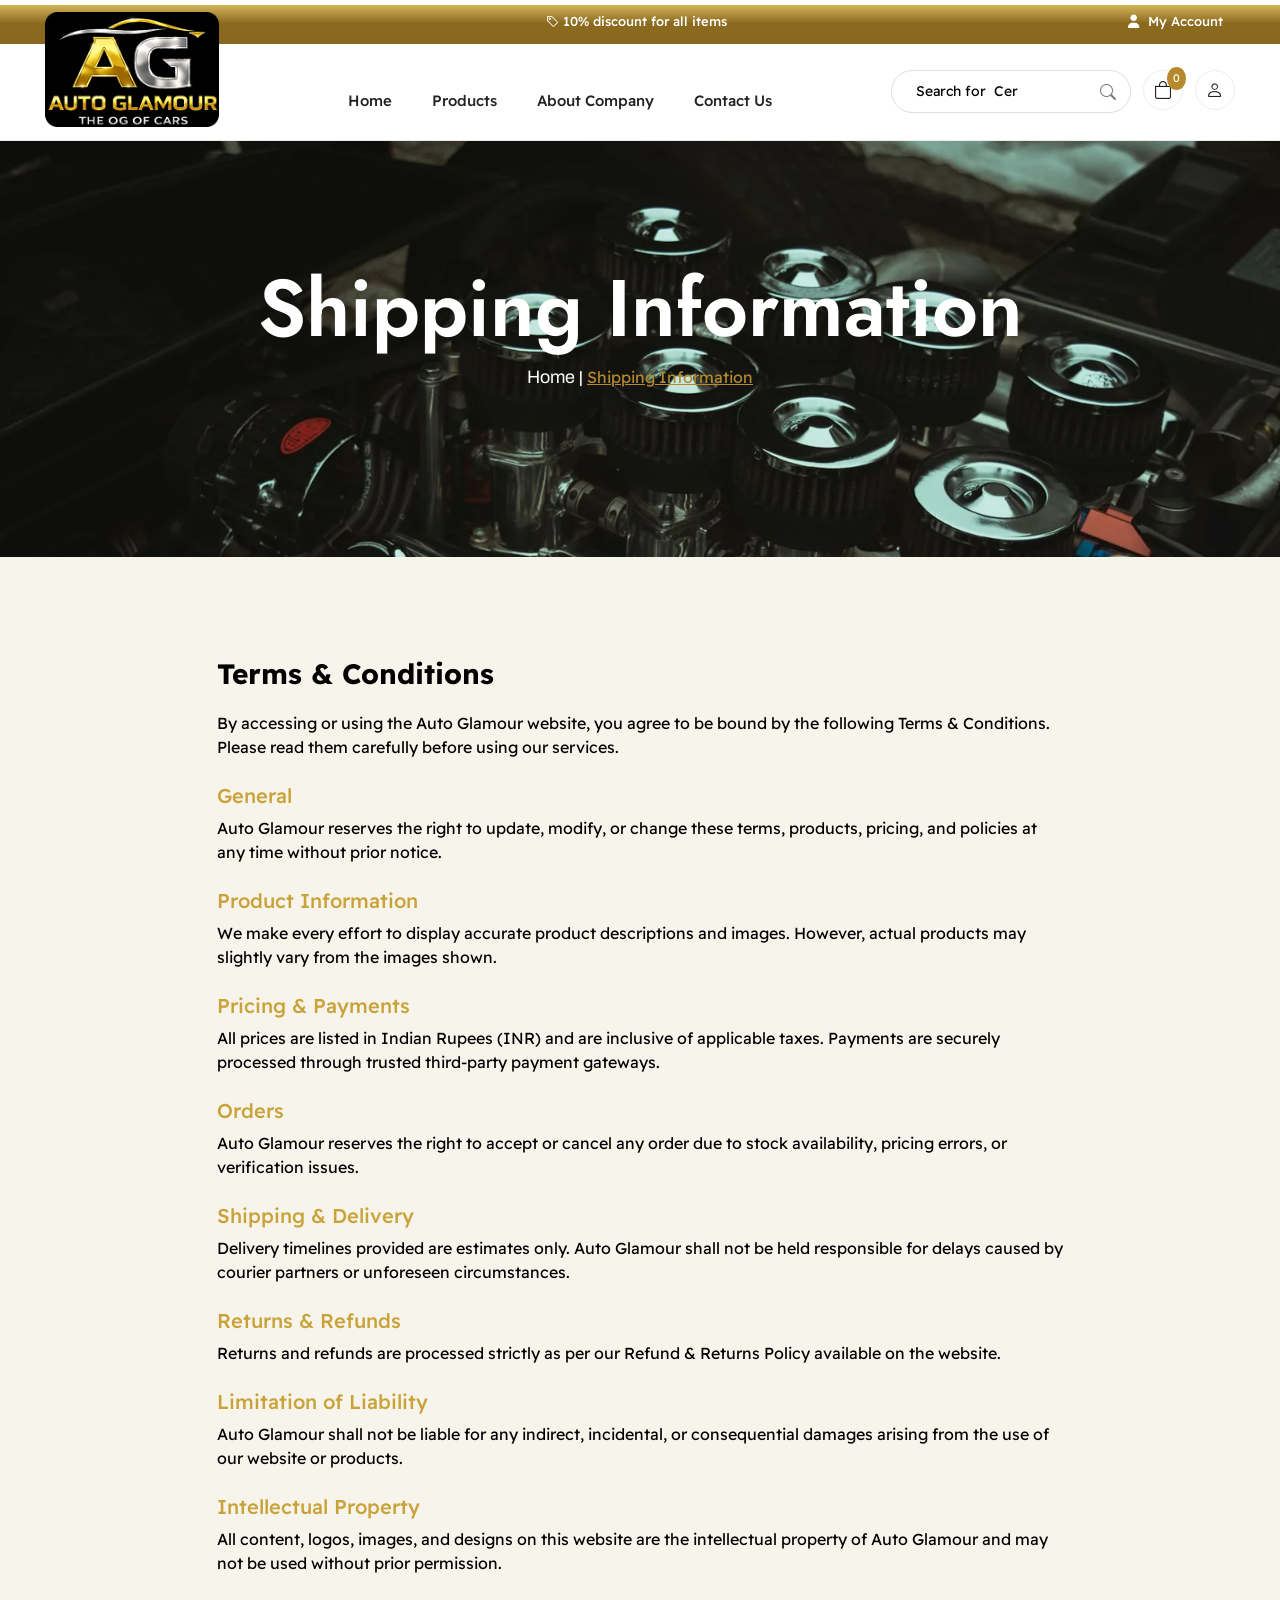
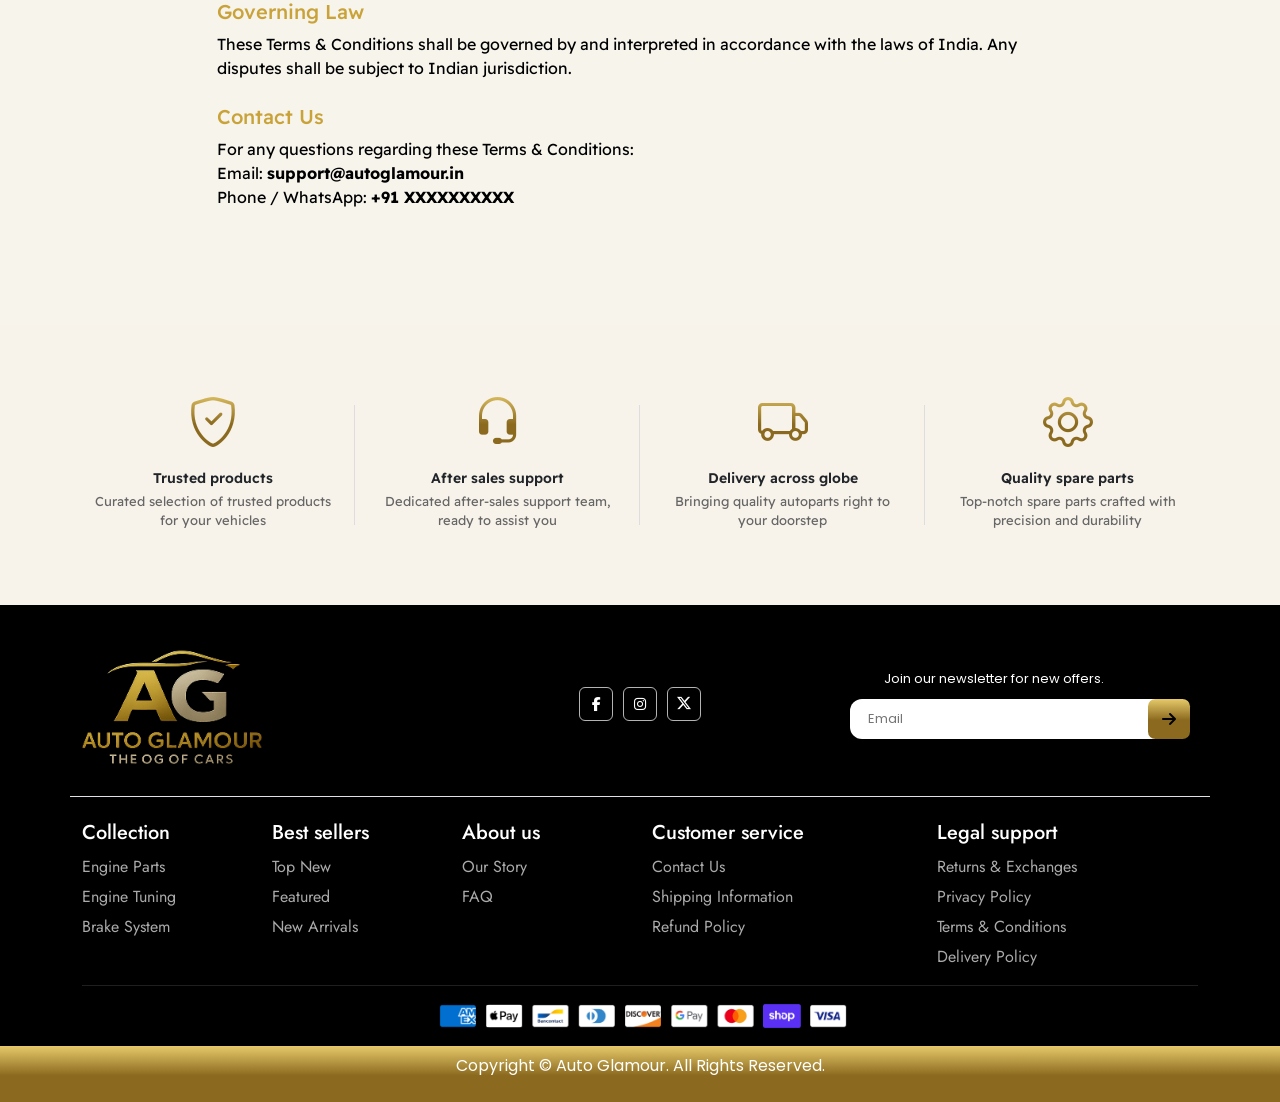
<file: shipping-information.html>
<!DOCTYPE html>
<html lang="en">

<head>
  <meta charset="utf-8">
  <meta name="viewport" content="width=device-width, initial-scale=1">
  <title data-site="siteName"></title>
  <link rel="stylesheet" href="https://cdnjs.cloudflare.com/ajax/libs/font-awesome/6.1.1/css/all.min.css"
    integrity="sha512-KfkfwYDsLkIlwQp6LFnl8zNdLGxu9YAA1QvwINks4PhcElQSvqcyVLLD9aMhXd13uQjoXtEKNosOWaZqXgel0g=="
    crossorigin="anonymous" referrerpolicy="no-referrer" />
  <link href="https://cdn.jsdelivr.net/npm/bootstrap@5.3.1/dist/css/bootstrap.min.css" rel="stylesheet"
    integrity="sha384-4bw+/aepP/YC94hEpVNVgiZdgIC5+VKNBQNGCHeKRQN+PtmoHDEXuppvnDJzQIu9" crossorigin="anonymous">
  <link rel="stylesheet" href="https://cdn.jsdelivr.net/npm/bootstrap-icons@1.10.5/font/bootstrap-icons.css">
  <link href="https://cdn.jsdelivr.net/npm/bootstrap-icons@1.11.1/font/bootstrap-icons.css" rel="stylesheet">
  <link rel="preconnect" href="https://fonts.googleapis.com">
  <!-- owl carousel 2 effects animation- -->
  <link href="https://cdnjs.cloudflare.com/ajax/libs/animate.css/3.5.2/animate.css" rel="stylesheet" />

  <!-- Readex Pro -->
  <link rel="preconnect" href="https://fonts.googleapis.com">
  <link rel="preconnect" href="https://fonts.gstatic.com" crossorigin>
  <link
    href="https://fonts.googleapis.com/css2?family=Anek+Bangla:wght@100..800&family=Archivo:ital,wght@0,100..900;1,100..900&family=Bai+Jamjuree:ital,wght@0,200;0,300;0,400;0,500;0,600;0,700;1,200;1,300;1,400;1,500;1,600;1,700&family=Barlow:ital,wght@0,100;0,200;0,300;0,400;0,500;0,600;0,700;0,800;0,900;1,100;1,200;1,300;1,400;1,500;1,600;1,700;1,800;1,900&family=Bebas+Neue&family=Bricolage+Grotesque:opsz,wght@12..96,200..800&family=Figtree:ital,wght@0,300..900;1,300..900&family=Great+Vibes&family=Inter:ital,opsz,wght@0,14..32,100..900;1,14..32,100..900&family=Karla:ital,wght@0,200..800;1,200..800&family=League+Spartan:wght@100..900&family=Manrope:wght@200..800&family=Michroma&family=Montserrat:ital,wght@0,100..900;1,100..900&family=Oswald:wght@200..700&family=Oxanium:wght@200..800&family=PT+Sans+Caption:wght@400;700&family=Parisienne&family=Phetsarath:wght@400;700&family=Playfair+Display:ital,wght@0,400..900;1,400..900&family=Playfair:ital,opsz,wght@0,5..1200,300..900;1,5..1200,300..900&family=Poppins:ital,wght@0,100;0,200;0,300;0,400;0,500;0,600;0,700;0,800;0,900;1,100;1,200;1,300;1,400;1,500;1,600;1,700;1,800;1,900&family=Questrial&family=Racing+Sans+One&family=Readex+Pro:wght@160..700&family=Roboto:ital,wght@0,100..900;1,100..900&family=Sacramento&family=Source+Sans+3:ital,wght@0,200..900;1,200..900&family=Space+Grotesk:wght@300..700&display=swap"
    rel="stylesheet">

  <!-- Fredoka -->
  <link rel="preconnect" href="https://fonts.googleapis.com">
  <link rel="preconnect" href="https://fonts.gstatic.com" crossorigin>
  <link
    href="https://fonts.googleapis.com/css2?family=Anek+Bangla:wght@100..800&family=Archivo:ital,wght@0,100..900;1,100..900&family=Bai+Jamjuree:ital,wght@0,200;0,300;0,400;0,500;0,600;0,700;1,200;1,300;1,400;1,500;1,600;1,700&family=Barlow:ital,wght@0,100;0,200;0,300;0,400;0,500;0,600;0,700;0,800;0,900;1,100;1,200;1,300;1,400;1,500;1,600;1,700;1,800;1,900&family=Bebas+Neue&family=Bricolage+Grotesque:opsz,wght@12..96,200..800&family=Figtree:ital,wght@0,300..900;1,300..900&family=Fredoka:wght@300..700&family=Great+Vibes&family=Inter:ital,opsz,wght@0,14..32,100..900;1,14..32,100..900&family=Karla:ital,wght@0,200..800;1,200..800&family=League+Spartan:wght@100..900&family=Manrope:wght@200..800&family=Michroma&family=Montserrat:ital,wght@0,100..900;1,100..900&family=Oswald:wght@200..700&family=Oxanium:wght@200..800&family=PT+Sans+Caption:wght@400;700&family=Parisienne&family=Phetsarath:wght@400;700&family=Playfair+Display:ital,wght@0,400..900;1,400..900&family=Playfair:ital,opsz,wght@0,5..1200,300..900;1,5..1200,300..900&family=Poppins:ital,wght@0,100;0,200;0,300;0,400;0,500;0,600;0,700;0,800;0,900;1,100;1,200;1,300;1,400;1,500;1,600;1,700;1,800;1,900&family=Questrial&family=Racing+Sans+One&family=Readex+Pro:wght@160..700&family=Roboto:ital,wght@0,100..900;1,100..900&family=Sacramento&family=Source+Sans+3:ital,wght@0,200..900;1,200..900&family=Space+Grotesk:wght@300..700&display=swap"
    rel="stylesheet">

  <!-- Bricolage Grotesque -->
  <link rel="preconnect" href="https://fonts.googleapis.com">
  <link rel="preconnect" href="https://fonts.gstatic.com" crossorigin>
  <link
    href="https://fonts.googleapis.com/css2?family=Anek+Bangla:wght@100..800&family=Barlow:ital,wght@0,100;0,200;0,300;0,400;0,500;0,600;0,700;0,800;0,900;1,100;1,200;1,300;1,400;1,500;1,600;1,700;1,800;1,900&family=Bricolage+Grotesque:opsz,wght@12..96,200..800&family=Figtree:ital,wght@0,300..900;1,300..900&family=Michroma&family=Montserrat:ital,wght@0,100..900;1,100..900&family=PT+Sans+Caption:wght@400;700&family=Parisienne&family=Phetsarath:wght@400;700&family=Playfair+Display:ital,wght@0,400..900;1,400..900&family=Playfair:ital,opsz,wght@0,5..1200,300..900;1,5..1200,300..900&family=Poppins:ital,wght@0,100;0,200;0,300;0,400;0,500;0,600;0,700;0,800;0,900;1,100;1,200;1,300;1,400;1,500;1,600;1,700;1,800;1,900&family=Questrial&family=Racing+Sans+One&family=Roboto:ital,wght@0,100..900;1,100..900&family=Sacramento&family=Space+Grotesk:wght@300..700&display=swap"
    rel="stylesheet">


  <!-- Jost -->
  <link rel="preconnect" href="https://fonts.googleapis.com">
  <link rel="preconnect" href="https://fonts.gstatic.com" crossorigin>
  <link
    href="https://fonts.googleapis.com/css2?family=Anek+Bangla:wght@100..800&family=Archivo:ital,wght@0,100..900;1,100..900&family=Bai+Jamjuree:ital,wght@0,200;0,300;0,400;0,500;0,600;0,700;1,200;1,300;1,400;1,500;1,600;1,700&family=Barlow:ital,wght@0,100;0,200;0,300;0,400;0,500;0,600;0,700;0,800;0,900;1,100;1,200;1,300;1,400;1,500;1,600;1,700;1,800;1,900&family=Bebas+Neue&family=Bricolage+Grotesque:opsz,wght@12..96,200..800&family=Figtree:ital,wght@0,300..900;1,300..900&family=Fredoka:wght@300..700&family=Great+Vibes&family=Inter:ital,opsz,wght@0,14..32,100..900;1,14..32,100..900&family=Jost:ital,wght@0,100..900;1,100..900&family=Karla:ital,wght@0,200..800;1,200..800&family=League+Spartan:wght@100..900&family=Manrope:wght@200..800&family=Michroma&family=Montserrat:ital,wght@0,100..900;1,100..900&family=Mr+Dafoe&family=Onest:wght@100..900&family=Oswald:wght@200..700&family=Oxanium:wght@200..800&family=PT+Sans+Caption:wght@400;700&family=Parisienne&family=Phetsarath:wght@400;700&family=Playfair+Display:ital,wght@0,400..900;1,400..900&family=Playfair:ital,opsz,wght@0,5..1200,300..900;1,5..1200,300..900&family=Poppins:ital,wght@0,100;0,200;0,300;0,400;0,500;0,600;0,700;0,800;0,900;1,100;1,200;1,300;1,400;1,500;1,600;1,700;1,800;1,900&family=Questrial&family=Racing+Sans+One&family=Readex+Pro:wght@160..700&family=Roboto:ital,wght@0,100..900;1,100..900&family=Sacramento&family=Source+Sans+3:ital,wght@0,200..900;1,200..900&family=Space+Grotesk:wght@300..700&display=swap"
    rel="stylesheet">


  <link rel="icon" href="images/fav-icon.png">
  <link rel="stylesheet" type="text/css" href="css/owl.carousel.min.css">
  <link rel="stylesheet" href="css/style.css">
  <link rel="stylesheet" href="css/responsive.css">
</head>

<body>
  <!-- Loader -->
  <div id="pageloader">
    <div class="loader-box">
      <img src="images/dogloader.gif" alt="Loading..." class="loader-gif">
    </div>
  </div>

  <!-- header -->
  <div include-html="header.html" id="header-file"></div>

  <!-- abouther -->
  <div class="container-fluid abutsecbg">
    <h2 class="sectextheral">Shipping Information</h2>
    <p class="secprdec"><a class="secmebg" href="index.html">Home</a> | <a class="secmebg2"
        href="shipping-information.html">Shipping Information</a></p>
  </div>


 <!-- contact -->
    <div class="container-fluid  secproductsbg2">
      <div class="container">
      <div class="row justify-content-center">
  <div class="col-lg-10">
    <div class="policy-box">

      <h3 class="policy-title">Terms & Conditions</h3>
      <p class="policy-text">
        By accessing or using the Auto Glamour website, you agree to be bound by the
        following Terms & Conditions. Please read them carefully before using our services.
      </p>

      <h5>General</h5>
      <p>
        Auto Glamour reserves the right to update, modify, or change these terms,
        products, pricing, and policies at any time without prior notice.
      </p>

      <h5>Product Information</h5>
      <p>
        We make every effort to display accurate product descriptions and images.
        However, actual products may slightly vary from the images shown.
      </p>

      <h5>Pricing & Payments</h5>
      <p>
        All prices are listed in Indian Rupees (INR) and are inclusive of applicable taxes.
        Payments are securely processed through trusted third-party payment gateways.
      </p>

      <h5>Orders</h5>
      <p>
        Auto Glamour reserves the right to accept or cancel any order due to
        stock availability, pricing errors, or verification issues.
      </p>

      <h5>Shipping & Delivery</h5>
      <p>
        Delivery timelines provided are estimates only.
        Auto Glamour shall not be held responsible for delays caused by courier partners
        or unforeseen circumstances.
      </p>

      <h5>Returns & Refunds</h5>
      <p>
        Returns and refunds are processed strictly as per our
        Refund & Returns Policy available on the website.
      </p>

      <h5>Limitation of Liability</h5>
      <p>
        Auto Glamour shall not be liable for any indirect, incidental, or consequential
        damages arising from the use of our website or products.
      </p>

      <h5>Intellectual Property</h5>
      <p>
        All content, logos, images, and designs on this website are the intellectual
        property of Auto Glamour and may not be used without prior permission.
      </p>

      <h5>Governing Law</h5>
      <p>
        These Terms & Conditions shall be governed by and interpreted in accordance
        with the laws of India. Any disputes shall be subject to Indian jurisdiction.
      </p>

      <h5>Contact Us</h5>
      <p>
        For any questions regarding these Terms & Conditions:<br>
        Email: <strong>support@autoglamour.in</strong><br>
        Phone / WhatsApp: <strong>+91 XXXXXXXXXX</strong>
      </p>

    </div>
  </div>
</div>

    </div>
    </div>



  <!-- footer -->
  <div include-html="footer.html" id="footer-file"></div>

  <script src="https://cdn.jsdelivr.net/npm/bootstrap@5.3.1/dist/js/bootstrap.min.js"
    integrity="sha384-Rx+T1VzGupg4BHQYs2gCW9It+akI2MM/mndMCy36UVfodzcJcF0GGLxZIzObiEfa"
    crossorigin="anonymous"></script>
  <script src="https://cdn.knightlab.com/libs/juxtapose/latest/js/juxtapose.min.js"></script>
  <script src="https://cdn.jsdelivr.net/npm/@popperjs/core@2.11.8/dist/umd/popper.min.js"
    integrity="sha384-I7E8VVD/ismYTF4hNIPjVp/Zjvgyol6VFvRkX/vR+Vc4jQkC+hVqc2pM8ODewa9r"
    crossorigin="anonymous"></script>

  <script src="https://ajax.googleapis.com/ajax/libs/jquery/3.5.1/jquery.min.js"></script>
  <script src="js/owl.carousel.min.js" type="text/javascript"></script>
  <script src="https://unpkg.com/aos@2.3.1/dist/aos.js"></script>
  <script src="js/settings.js"></script>
  <script>

    // loder-start
    window.addEventListener("load", function () {
      document.getElementById("pageloader").style.display = "none";
    });
    // loder-end

</script>


</body>

</html>
</file>
<file: css/style.css>
body {
  font-family: 'Readex Pro';
}

html {
  scrollbar-width: thin;
  /* thin */
  scrollbar-color: #8B6A1F transparent;
}

/* Scrollbar width */
::-webkit-scrollbar {
  width: 1px !important;
}

/* Background */
::-webkit-scrollbar-track {
  background: transparent;
}

/* Scroll thumb */
::-webkit-scrollbar-thumb {
  background-color: #c9a33a;
  border-radius: 10px;
}

/* Hover */
::-webkit-scrollbar-thumb:hover {
  background-color: #a8842a;
}


.sec-mobilelogo {
  display: none;
}

/* ===== FORCE STICKY ON ALL DEVICES ===== */
html,
body {
  overflow-x: hidden;
  overflow-y: visible !important;
}

/* default */
#header-file {
  position: fixed;
  top: 0;
  left: 0;
  width: 100%;
  z-index: 99999;
  background: #fff;
}

body {
  padding-top: 110px;
}


/* <!--scroll progress bar --> */
.header {
  position: fixed;
  top: 0;
  width: 100%;
  z-index: 1;
}

.progress-container {
  background-color: #fff;
  height: 5px;
  width: 100%;
}

.progress-bar {
  height: 5px;
  width: 0%;
  border-radius: 10px;
  background: linear-gradient(90deg,
      #D1CDCB 0%,
      #161616 18%,
      #8b6a1f 50%,
      #e6c96a 100%);
}


/* <!--scroll progress bar END --> */


.secpadlrlf {
  padding: 0px 45px;
}

/* TOP bar */
.top-strip {
  background: #8B6A1F;
  background: linear-gradient(0deg, rgba(139, 106, 31, 1) 47%, rgba(230, 201, 106, 1) 100%);
  padding: 12px 45px;
  font-size: 13px;
}

.top-strip-text {
  color: #fff;
  font-weight: 500;
  padding-left: 390px;
}

.account-link {
  color: #fff;
  text-decoration: none;
  font-weight: 500;
}

.account-link i {
  margin-right: 5px;
  font-size: 13px;
}

.account-link:hover {
  text-decoration: underline;
}

/* top bar stop */



/* Menu start*/
.nav-wrap {
  background: linear-gradient(to bottom, #ffffff, #ffffff);
  border-bottom: 1px solid rgba(0, 0, 0, 0.08);
  box-shadow: 0px 4px 25px rgba(0, 0, 0, 0.06);
}

.nav-logo {
  height: 115px;
  margin-top: -45px;
}

.nav-link-custom {
  color: #222 !important;
  font-weight: 500;
  font-size: 15px;
  padding: 0 20px !important;
  position: relative;
}

.nav-link-custom:hover {
  color: #b68a2c !important;
}

.nav-link-custom::after {
  content: "";
  position: absolute;
  bottom: -6px;
  left: 50%;
  width: 0;
  height: 2px;
  background: #b68a2c;
  transition: 0.3s;
  transform: translateX(-50%);
}

.nav-link-custom:hover::after {
  width: 60%;
}

.nav-search {
  display: flex;
  align-items: center;
  background: #fff;
  border-radius: 30px;
  padding: 6px 14px;
  width: 240px;
  border: 1px solid #ddd;
}

.nav-search i {
  color: #777;
}

.nav-search input {
  border: none;
  outline: none;
  margin-left: 8px;
  width: 100%;
  font-size: 14px;
}

.nav-icon {
  width: 40px;
  height: 40px;
  background: #fff;
  border-radius: 50%;
  border: 1px solid #eee;
  display: flex;
  align-items: center;
  justify-content: center;
  margin-left: 12px;
  position: relative;
  cursor: pointer;
}

.nav-icon i {
  font-size: 18px;
  color: #222;
}

.cart-count {
  position: absolute;
  top: -4px;
  right: -4px;
  background: #b68a2c;
  color: #fff;
  font-size: 11px;
  padding: 3px 6px;
  border-radius: 50%;
}

#navSearch::placeholder {
  color: #888 !important;
  opacity: 1 !important;
}

#navSearch::-webkit-input-placeholder {
  color: #888 !important;
}

#navSearch::-moz-placeholder {
  color: #888 !important;
}

#navSearch:-ms-input-placeholder {
  color: #888 !important;
}

/* Menu stop*/



/* hero */
.secherobg {
  background-color: #f4f2ec;
  background-image: url('../images/herbgframe.png');
  background-repeat: no-repeat;
  background-size: cover;
  padding-bottom: 60px;
  padding-top: 40px;
}

.car-container {
  position: relative;
  max-width: 900px;
  margin: 40px auto;
  text-align: center;
}

.car-image {
  width: 100%;
  height: auto;
}

.seccarhero .owl-dots {
  display: none;
}

.label {
  position: absolute;
  background: linear-gradient(0deg, rgba(139, 106, 31, 1) 47%, rgba(230, 201, 106, 1) 100%);
  color: #fff;
  padding: 8px 15px;
  border-radius: 20px;
  font-size: 14px;
  white-space: nowrap;
  box-shadow: 0 6px 14px rgba(0, 0, 0, 0.15);
  transition:
    transform .3s ease,
    box-shadow .3s ease,
    background .3s ease;
}

.label:hover {
  background: linear-gradient(135deg, #000, #222);
  transform: translateY(-3px) scale(1.05);
  box-shadow: 0 12px 28px rgba(0, 0, 0, 0.35);
}



.label a {
  color: #fff;
  text-decoration: none;
}

/* Desktop label positions */
.label-ceramic {
  top: 5%;
  left: 10%;
}

.label-detailing {
  top: 30%;
  left: -5%;
}

.label-shampoo {
  bottom: 5%;
  left: 10%;
}

.label-polish {
  top: 5%;
  right: 10%;
}

.label-seat {
  top: 30%;
  right: -5%;
}

.label-perfume {
  bottom: 5%;
  right: 10%;
}


.secdistext {
  font-family: 'Bricolage Grotesque';
  font-size: 16px;
  color: #000;
  text-align: center;
}

.secbbthero {
  text-align: center;
  padding-top: 28px;
}

.secbbthero a {
  font-family: 'Bricolage Grotesque';
  font-size: 18px;
  font-weight: 500;
  color: #fff;
  background: linear-gradient(0deg, rgba(139, 106, 31, 1) 47%, rgba(230, 201, 106, 1) 100%);
  padding: 10px 30px 10px 20px;
  border-radius: 50px;
  text-decoration: none;
  display: inline-flex;
  align-items: center;
  gap: 10px;

  transition:
    background .35s ease,
    transform .35s ease,
    box-shadow .35s ease;
}

/* 🔥 PREMIUM HOVER */
.secbbthero a:hover {
  background: linear-gradient(135deg, #000, #222);
  transform: translateY(-4px);
  box-shadow: 0 14px 30px rgba(0, 0, 0, 0.35);
  color: #fff;
}


.secbbthero a i {
  background-color: #fff;
  border-radius: 50px;
  color: #000;
  padding: 10px 11px;
}

.secbbthero a:hover i {
  background-color: #CEAE41;
  color: #fff;
}

.secbbthero .secntheb2 {
  font-family: 'Bricolage Grotesque';
  font-size: 18px;
  font-weight: 500;
  color: #fff;
  background: #000;
  padding: 10px 30px 10px 20px;
  border-radius: 50px;
  text-decoration: none;
}

.secbbthero .secntheb2:hover {
  background: #8B6A1F;
  background: linear-gradient(0deg, rgba(139, 106, 31, 1) 47%, rgba(230, 201, 106, 1) 100%);
  color: #fff;
  text-decoration: none;
}


.secbbthero a i {
  background-color: #fff;
  border-radius: 50px;
  color: #000;
  padding: 10px 14px;
}

.secbbthero .secntheb2:hover i {
  background-color: #fff;
  color: #CEAE41;
}

.seccarhero button.owl-prev {
  margin-right: 20px;
  border: 1px solid #CEAE41 !important;
  border-radius: 50px !important;
  font-size: 20px !important;
  color: #CEAE41 !important;
  padding: 5px 17px !important;
  background: transparent !important;
  transition:
    all .3s ease;
}

.seccarhero button.owl-next {
  border: 1px solid #CEAE41 !important;
  border-radius: 50px !important;
  color: #CEAE41 !important;
  font-size: 20px !important;
  padding: 5px 17px !important;
  float: right;
  background: transparent !important;
  transition:
    all .3s ease;
}

.seccarhero .owl-nav {
  position: relative;
  top: -250px;
  right: 0;
}

.seccarhero button.owl-prev:hover,
.seccarhero button.owl-next:hover {
  background: linear-gradient(135deg, #CEAE41, #e6c96a) !important;
  color: #000 !important;
  transform: translateY(-3px);
  box-shadow: 0 10px 25px rgba(206, 174, 65, 0.45);
}

.seccarhero button.owl-prev:active {
  transform: scale(0.92);
  box-shadow: 0 6px 14px rgba(206, 174, 65, 0.4);
}

/* tab */
.collection-tabs {
  border-bottom: 1px solid #e5e5e5;
  gap: 20px;
}

.collection-tabs .nav-link {
  font-family: 'Jost';
  color: #1D1D1F;
  font-size: 20px;
  font-weight: 500;
  padding: 6px 0;
  border: none;
  background: none;
  position: relative;
}

.collection-tabs .nav-link.active {
  font-weight: 500;
  background: linear-gradient(180deg,
      #D4B551 0%,
      #D4B551 40%,
      #73530D 100%);
  -webkit-background-clip: text;
  -webkit-text-fill-color: transparent;

}

.collection-tabs .nav-link.active::after {
  content: "";
  position: absolute;
  left: 0;
  bottom: -2px;
  width: 100%;
  height: 3px;
  border-radius: 40px;
  background: #73530D;
}

.collection-card {
  background: #f6f4ec;
  border-radius: 10px;
  overflow: hidden;
  margin-bottom: 30px;
  transition:
    transform .35s ease,
    box-shadow .35s ease;
}

.collection-card:hover {
  transform: translateY(-8px);
  box-shadow: 0 18px 40px rgba(0, 0, 0, 0.12);
}

.collection-card a {
  text-decoration: none;
  color: #000;

}

.collection-card img {
  width: 100%;
  height: 220px;
  object-fit: cover;
}

.collection-card h6 {
  padding: 15px 14px;
  margin: 0;
  font-weight: 600;
  font-family: 'Jost';
  font-size: 20px;
}



/* NEW ARRIVAL SECTION */

.secarrivalbg {
  background: #F7F4EE;
  font-family: 'Poppins', sans-serif;
}


.arrival-head h2 {
  font-size: 32px;
  font-weight: 600;
  color: #1C1C1C;
  text-align: center;
}


.arrival-tabs {
  display: flex;
  gap: 10px;
}

.tab-btn {
  background: #fff;
  border: 1px solid #E6E1D8;
  color: #1C1C1C;
  font-size: 13px;
  padding: 7px 16px;
  border-radius: 20px;
  cursor: pointer;
  transition: all .3s ease;
  white-space: nowrap;
}

.tab-btn:hover {
  border-color: #B8942E;
  color: #B8942E;
}

.tab-btn.active {
  background: linear-gradient(0deg, rgba(139, 106, 31, 1) 47%, rgba(230, 201, 106, 1) 100%);
  border-color: #B8942E;
  color: #fff;
}

.arrival-sort {
  display: flex;
  justify-content: space-around;
  width: 30%;
}

.sort-btn {
  background: transparent;
  border: 1px solid transparent;
  color: #1C1C1C;
  font-size: 13px;
  padding: 6px 12px;
  cursor: pointer;
}

.sort-btn:hover {
  color: #B8942E;
}

.sort-btn.active {
  border: 1px solid #B8942E;
  color: #B8942E;
  border-radius: 8px;
}

.tab-panes {
  display: none;
}

.tab-panes.active {
  display: block;
}

.product-card-new {
  background: #ffffff;
  border-radius: 18px;
  padding: 16px;
  box-shadow: 0 8px 24px rgba(0, 0, 0, 0.08);
  height: 100%;
  transition: all 0.35s ease;
  position: relative;
  overflow: hidden;
}

/* HOVER EFFECT */
.product-card-new:hover {
  transform: translateY(-8px) scale(1.01);
  box-shadow: 0 18px 40px rgba(0, 0, 0, 0.15);
}

.product-top-text {
  display: flex;
  justify-content: space-between;
  align-items: flex-start;
}

.product-title {
  font-size: 15px;
  font-weight: 600;
  margin-bottom: 2px;
}

.product-cat {
  font-size: 12px;
  color: #777;
}

.wishlist {
  width: 34px;
  height: 34px;
  background: #f4f4f4;
  border-radius: 50%;
  display: flex;
  align-items: center;
  justify-content: center;
}

.wishlist i {
  font-size: 14px;
}

.product-img {
  text-align: center;
  margin: 18px 0;
}

.product-img img {
  height: 250px;
  object-fit: contain;
}

.product-bottom {
  display: flex;
  justify-content: space-between;
  align-items: center;
}

.price {
  font-size: 15px;
  font-weight: 600;
}

.actions {
  display: flex;
  gap: 6px;
}

.btn-buy {
  background: #eef3ff;
  border: none;
  padding: 7px 20px;
  border-radius: 22px;
  font-size: 16px;
  cursor: pointer;
  transition: all .3s ease;
}

/* Hover */
.btn-buy:hover {
  background: linear-gradient(135deg, #8B6A1F, #E6C96A);
  color: #fff;
  transform: translateY(-2px);
  box-shadow: 0 8px 18px rgba(139, 106, 31, .35);
}

.btn-cart {
  width: 34px;
  height: 34px;
  border-radius: 50%;
  border: none;
  background: #eef3ff;
  cursor: pointer;
  display: flex;
  align-items: center;
  justify-content: center;
  transition: all .3s ease;
}

/* Hover */
.btn-cart:hover {
  background: #8B6A1F;
  color: #fff;
  transform: scale(1.1);
  box-shadow: 0 6px 14px rgba(139, 106, 31, .35);
}


.arrival-tabs .owl-nav {
  display: none;
}

.arrival-tabs .owl-dots {
  display: none;
}

.secbtnall {
  text-align: center;
  padding: 40px 0px;
}

.secbtnall a {
  font-family: 'Readex Pro';
  font-size: 20px;
  padding: 15px 30px;
  color: #fff;
  border-radius: 50px;
  background: linear-gradient(0deg, rgba(139, 106, 31, 1) 47%, rgba(230, 201, 106, 1) 100%);
  text-decoration: none;
  display: inline-block;
  transition: all .35s ease;
  position: relative;
  overflow: hidden;
}

.secbtnall a:hover {
  transform: translateY(-3px);
  box-shadow: 0 12px 28px rgba(139, 106, 31, .45);
  background: #000;
  color: #fff;
}


@media(max-width:768px) {
  .arrival-sort {
    display: none;
  }

  .arrival-head h2 {
    font-size: 26px;
  }

  .product-card img {
    height: 160px;
  }
}

/* The perfect solutions for cars! */
.car-solution {
  padding: 80px 0;
  font-family: 'Poppins', sans-serif;
  text-align: center;
}

.car-solution h2 {
  font-size: 32px;
  margin-bottom: 8px;
}

.car-solution p {
  font-size: 14px;
  color: #666;
  margin-bottom: 40px;
}

.car-wrapper {
  position: relative;
  max-width: 900px;
  margin: auto;
}

.car-img {
  width: 100%;
}

/* POINT */
.car-point {
  position: absolute;
}

.dot {
  width: 20px;
  height: 20px;
  background: #8B6A1F;
  color: #fff;
  border-radius: 50%;
  font-size: 15px;
  font-weight: bold;
  display: flex;
  align-items: center;
  justify-content: center;
  cursor: pointer;

  /* PULSE EFFECT */
  box-shadow: 0 0 0 0 rgba(139, 106, 31, 0.5);
  animation: pulsing 2.5s infinite ease-out;

  transition: transform 0.3s ease;
}


.dot.active {
  animation: none;
  /* pulse stop */
  transform: rotate(45deg) scale(1.15);
  box-shadow: 0 0 0 6px rgba(139, 106, 31, 0.25);
}

@keyframes pulsing {
  0% {
    box-shadow: 0 0 0 0 rgba(139, 106, 31, 0.6);
  }

  70% {
    box-shadow: 0 0 0 15px rgba(139, 106, 31, 0);
  }

  100% {
    box-shadow: 0 0 0 0 rgba(139, 106, 31, 0);
  }
}


/* TOOLTIP (CLICK BASED) */
.tooltip {
  position: absolute;
  top: -130px;
  left: 50%;
  transform: translateX(-50%);
  background: #fff;
  padding: 12px 14px;
  border-radius: 10px;
  width: 180px;
  box-shadow: 0 12px 30px rgba(0, 0, 0, 0.15);
  opacity: 0;
  pointer-events: none;
  transition: 0.3s;
}

.topon2 {
  top: -120px !important;
}

.tooltip a {
  color: #000;
  text-decoration: none;
}

.tooltip.active {
  opacity: 1;
  pointer-events: auto;
}

.tooltip h6 {
  font-size: 14px;
  margin-bottom: 4px;
  text-align: center;
}

.point-1 {
  top: 39%;
  left: 4%;
}

.point-2 {
  top: 25%;
  left: 38%;
}

.point-3 {
  top: 35%;
  left: 56%;
}

.point-4 {
  top: 68%;
  left: 79%;
}

.point-5 {
  top: 35%;
  left: 97%;
}

@media(max-width:768px) {
  .tooltip {
    width: 150px;
    font-size: 11px;
  }
}



/* marquee  */
.secmarqbg {
  background: #F4F2EC;
  padding: 40px 0;
  overflow: hidden;
}


.marquee {
  width: 100%;
  overflow: hidden;
  position: relative;
}


.marquee__inner {
  display: flex;
  width: max-content;
  animation: marquee 18s linear infinite;
}

.marquee__inner span {
  font-size: 42px;
  font-weight: 600;
  white-space: nowrap;
  margin-right: 60px;
  font-family: 'Jost';
  background: linear-gradient(180deg,
      #F6DFA6 0%,
      #E6C37A 35%,
      #D1A253 70%,
      #C7963A 100%);
  -webkit-background-clip: text;
  -webkit-text-fill-color: transparent;
}

.marquee__inner span:hover {
  -webkit-text-stroke: 0.5px #E6C37A;
  text-shadow: none;
  background: transparent;
}

@keyframes marquee {
  0% {
    transform: translateX(0);
  }

  100% {
    transform: translateX(-50%);
  }
}

/* mobile responsive */
@media(max-width:768px) {
  .marquee__inner span {
    font-size: 26px;
    margin-right: 40px;
  }
}


/* Deals of the year */
.secdealbg {
  background: #F4F2EC;
  padding: 40px 10px;
}

.deal-card {
  position: relative;
  background: #fff;
  border-radius: 12px;
  padding: 30px;
  text-align: center;
  height: 100%;
  overflow: hidden;
  transition: transform .3s ease, box-shadow .3s ease;
}

.deal-card:hover {
  transform: translateY(-6px);
  box-shadow: 0 20px 40px rgba(0, 0, 0, 0.08);
}

.deal-card::before {
  content: "";
  position: absolute;
  inset: 0;
  border-radius: 12px;
  padding: 2px;
  background: conic-gradient(from 0deg,
      transparent 0deg,
      #E6C37A 90deg,
      transparent 180deg,
      #E6C37A 270deg,
      transparent 360deg);
  opacity: 0;
  animation: rotateBorder 1.6s linear infinite;
}

.deal-card::after {
  content: "";
  position: absolute;
  inset: 2px;
  background: #fff;
  border-radius: 10px;
  z-index: 1;
}

.deal-card:hover::before {
  opacity: 1;
}

.deal-card>* {
  position: relative;
  z-index: 2;
}

@keyframes rotateBorder {
  0% {
    transform: rotate(0deg);
  }

  100% {
    transform: rotate(360deg);
  }
}


.deal-card img {
  max-width: 100%;
  object-fit: contain;
  margin-bottom: 20px;
}

.deal-card h5 {
  font-family: 'Archivo';
  font-size: 35px;
  font-weight: 600;
  margin-bottom: 6px;
}

.secpamardbg {
  padding-top: 0px !important;
  padding-left: 0px !important;
}

.deal-card p {
  font-family: 'Archivo';
  font-size: 18px;
  color: #777;
  margin-bottom: 10px;
}

.deal-card a {
  font-size: 16px;
  color: #111;
  text-decoration: none;
  font-weight: 700;
  position: relative;
  display: inline-block;
  padding-bottom: 4px;
  transition: color .3s ease;
}

.deal-card a::after {
  content: "";
  position: absolute;
  left: 0;
  bottom: 0;
  width: 0;
  height: 2px;
  background: #E6C37A;
  transition: width .35s ease;
}

.deal-card a:hover {
  color: #E6C37A;
}

.deal-card a:hover::after {
  width: 100%;
}

.deal-card:hover {
  transform: translateY(-6px);
  box-shadow: 0 20px 40px rgba(0, 0, 0, 0.08);
}

.secbgsetmar {
  margin-top: 50px;
}


/* best-sellers */
#home-best-seller {
  background: #F4F2EC;
}

#home-best-seller h2 {
  font-weight: 600;
}

#hbs-tabs {
  border-bottom: 1px solid #e5e5e5;
}

#hbs-tabs .nav-link {
  border: none;
  background: transparent;
  font-size: 14px;
  color: #666;
  padding: 8px 18px;
  transition: all 0.3s ease;
}

#hbs-tabs .nav-link img {
  width: 65%;
  margin-bottom: 4px;
}

#hbs-tabs .nav-link.active {
  color: #000;
  font-weight: 600;
  border-bottom: 2px solid #c89b3c;
}

#home-best-seller .hbs-pane {
  display: none;
}

#home-best-seller .hbs-pane.active {
  display: block;
}

#home-best-seller .hbs-product {
  background: #fff;
  border-radius: 14px;
  padding: 22px;
  text-align: center;
  margin-bottom: 40px;
  box-shadow: 0 10px 25px rgba(0, 0, 0, 0.07);
  transition: transform 0.35s ease, box-shadow 0.35s ease;
}

#home-best-seller .hbs-product:hover {
  transform: translateY(-4px);
  box-shadow: 0 18px 35px rgba(0, 0, 0, 0.12);
}

#home-best-seller .hbs-product img {
  max-height: 180px;
  margin-bottom: 10px;
}

#home-best-seller h6 {
  font-size: 18px;
  margin-top: 15px;
  font-weight: 600;
  text-align: left;
}

#home-best-seller p {
  font-size: 16px;
  font-weight: 400;
  text-align: left;
  margin-bottom: 0;
}

#home-best-seller .hbs-btns {
  display: flex;
  justify-content: center;
  gap: 10px;

  max-height: 0;
  opacity: 0;
  overflow: hidden;
  margin-top: 0;

  transform: translateY(10px);
  transition: all 0.35s ease;
}

#home-best-seller .hbs-product:hover .hbs-btns {
  max-height: 60px;
  opacity: 1;
  margin-top: 15px;
  transform: translateY(0);
}

#home-best-seller .hbs-cart {
  background: linear-gradient(0deg,
      rgba(139, 106, 31, 1) 47%,
      rgba(230, 201, 106, 1) 100%);
  color: #fff;
  border-radius: 10px;
  font-size: 15px;
  padding: 6px 16px;
  border: none;
  cursor: pointer;
  transition: all 0.3s ease;
}

#home-best-seller .hbs-cart:hover {
  background: #000;
  transform: translateY(-2px);
  box-shadow: 0 6px 18px rgba(0, 0, 0, 0.45);
}

#home-best-seller .hbs-view {
  background: #000;
  color: #fff;
  border-radius: 10px;
  font-size: 15px;
  padding: 6px 16px;
  border: none;
  cursor: pointer;
  transition: all 0.3s ease;
}

#home-best-seller .hbs-view:hover {
  background: linear-gradient(0deg,
      rgba(139, 106, 31, 1) 47%,
      rgba(230, 201, 106, 1) 100%);
  transform: translateY(-2px);
  box-shadow: 0 6px 18px rgba(173, 173, 17, 0.45);
}



/* Our clients and their experience */
.client-exp {
  background: #fff;
}

/* Card */
.client-card {
  background: #f4f1e9;
  border-radius: 14px;
  padding: 24px;
  min-height: 260px;
}

/* Stars */
.client-card .stars {
  color: #f4b400;
  font-size: 14px;
  margin-bottom: 12px;
}

/* Text */
.client-card p {
  font-size: 14px;
  line-height: 1.6;
  color: #333;
  margin-bottom: 25px;
}

/* Footer */
.client-footer {
  display: flex;
  align-items: center;
  gap: 12px;
}

.client-footer img {
  width: 46px !important;
  height: 46px !important;
  border-radius: 15%;
  object-fit: cover;
}

.client-carousel .owl-nav {
  display: none;
}

.client-carousel .owl-dots {
  display: none;
}

.client-footer h6 {
  margin: 0;
  font-size: 14px;
  font-weight: 600;
}

.client-footer span {
  font-size: 12px;
  color: #666;
}

/* Owl dots */
.client-carousel .owl-dots {
  margin-top: 35px;
}

.client-carousel .owl-dot span {
  background: #cfcfcf !important;
}

.client-carousel .owl-dot.active span {
  background: #000 !important;
}

/*   <!-- TRUST SECTION --> */
.trust-section {
  background: #f7f3ea;
  padding: 40px 0;
}

.trust-item {
  padding: 20px;
  position: relative;
}

.trust-item:not(:last-child)::after {
  content: '';
  position: absolute;
  top: 20%;
  right: 0;
  width: 1px;
  height: 60%;
  background: #ddd;
}

.icon-wrap {
  font-size: 34px;
  margin-bottom: 10px;
}

.icon-wrap i {
  font-size: 50px;
  background: linear-gradient(0deg, rgba(139, 106, 31, 1) 47%, rgba(230, 201, 106, 1) 100%);
  -webkit-background-clip: text;
  -webkit-text-fill-color: transparent;
  transition: all 0.3s ease;
}


.trust-item h6 {
  font-size: 14px;
  font-weight: 600;
  margin-bottom: 6px;
}

.trust-item p {
  font-size: 13px;
  color: #666;
  line-height: 1.4;
}

@media(max-width:768px) {
  .trust-item:not(:last-child)::after {
    display: none;
  }
}


/* footer */
.ag-footer {
  background: #000;
  color: #bcbcbc;
  padding-top: 40px;
  padding-left: 0;
  padding-right: 0;
  font-family: 'Poppins', sans-serif;
  position: relative;
  overflow: hidden;
}

.footer-logo img {
  max-width: 180px;
}

.footer-social {
  display: flex;
  justify-content: center;
  gap: 10px;
}

.footer-social a {
  width: 34px;
  height: 34px;
  display: flex;
  align-items: center;
  justify-content: center;
  border: 1px solid rgba(255, 255, 255, 0.7);
  border-radius: 6px;
  color: #fff;
  background: transparent;
  font-size: 14px;
  transition: 0.35s ease;
  text-decoration: none;
}

.footer-social a:hover {
  border-color: #c9a33a;
  color: #c9a33a;
  box-shadow: 0 0 12px rgba(201, 163, 58, 0.6);
  transform: translateY(-2px);
}

.newsletter-text {
  color: #fff;
  font-size: 13px;
  text-align: start;
  padding-left: 42px;
  margin-bottom: 10px;
}

.newsletter-form {
  display: flex;
  justify-content: center;
  align-items: center;
  max-width: 340px;
  margin: 0 auto;
}

.newsletter-form input {
  flex: 1;
  height: 40px;
  padding: 0 18px;
  border: none;
  outline: none;
  font-size: 13px;
  border-radius: 12px;
  background: #fff;
  color: #333;
}

.newsletter-form button {
  width: 42px;
  height: 40px;
  margin-left: -42px;
  border: none;
  border-radius: 18%;
  background: #8B6A1F;
  background: linear-gradient(0deg, rgba(139, 106, 31, 1) 47%, rgba(230, 201, 106, 1) 100%);
  display: flex;
  align-items: center;
  justify-content: center;
  color: #000;
  font-size: 16px;
  cursor: pointer;
  transition: 0.3s ease;
}

.newsletter-form button:hover {
  box-shadow: 0 0 15px rgba(201, 163, 58, 0.9);
  transform: translateX(2px);
}

.footer-border {
  border-color: #1f1f1f;
}

.footer-links h6 {
  font-family: 'Jost';
  color: #fff;
  font-size: 20px;
  margin-bottom: 10px;
}

.footer-links ul {
  list-style: none;
  padding: 0;
}

.footer-links ul li {
  margin-bottom: 6px;
}

.footer-links ul li a {
  font-family: 'Jost';
  font-size: 16px;
  color: #aaa;
  text-decoration: none;
}

.footer-links ul li a:hover {
  color: #c9a33a;
}

.policy-box {
  padding: 40px;
  border-radius: 12px;
  color: #000;
}

.policy-title {
  color: #000;
  font-weight: 700;
  margin-bottom: 20px;
}

.policy-box h5 {
  color: #c9a33a;
  margin-top: 25px;
}

.policy-box ul {
  padding-left: 20px;
}

/* FAQ Accordion Wrapper */
.faq-accordion {
  background: transparent;
}

/* Accordion Item */
.faq-accordion .accordion-item {
  background: #0b0b0b;
  border: 1px solid rgba(255, 255, 255, 0.08);
  border-radius: 12px;
  margin-bottom: 15px;
  overflow: hidden;
}

/* Accordion Button */
.faq-accordion .accordion-button {
  color: #000;
  font-size: 16px;
  font-weight: 500;
  padding: 18px 22px;
  box-shadow: none;
}

/* Remove default focus */
.faq-accordion .accordion-button:focus {
  box-shadow: none;
}

/* Active Button */
.faq-accordion .accordion-button:not(.collapsed) {
  background: linear-gradient(135deg, #c9a33a, #e5c35a);
  color: #000;
}

/* Accordion Arrow */
.faq-accordion .accordion-button::after {
  filter: invert(1);
}

/* Accordion Body */
.faq-accordion .accordion-body {
  background: #f7f4ec;
  color: #000;
  font-size: 14px;
  line-height: 1.7;
  padding: 18px 22px;
}

/* Hover Effect */
.faq-accordion .accordion-item:hover {
  border-color: #c9a33a;
  transition: 0.3s ease;
}

/* Mobile Responsive */
@media (max-width: 768px) {
  .faq-accordion .accordion-button {
    font-size: 15px;
    padding: 16px 18px;
  }

  .faq-accordion .accordion-body {
    font-size: 13px;
    padding: 15px 18px;
  }
}


.footer-bottom {
  display: flex;
  justify-content: center !important;
  justify-content: space-between;
  align-items: center;
  padding: 18px 0;
  font-size: 11px;
  border-top: 1px solid #1f1f1f;
}

.footer-bottom p {
  font-family: 'Jost';
  font-size: 16px;
  color: #fff;
}

.payments img {
  height: 24px;
  margin-left: 6px;
}

.gold-strip {
  background: #8B6A1F;
  background: linear-gradient(0deg, rgba(139, 106, 31, 1) 47%, rgba(230, 201, 106, 1) 100%);
  text-align: center;
  padding: 8px;

  color: #fff;
}

.gold-strip a {
  color: #fff;
  text-decoration: none;
  font-size: 14px;
}

.hbs-tabs-carousel .owl-nav {
  display: none;
}

.hbs-tabs-carousel .owl-dots {
  display: none;
}

div#hbs-content {
  padding-top: 30px;
}

.hbs-tabs-carousel {
  align-items: center;
}

/* about page */
.abutsecbg {
  background-image: url(../images/aboutbgimg.webp);
  background-repeat: no-repeat;
  background-size: cover;
  padding: 150px 60px;
}

.sectextheral {
  font-family: 'Jost';
  font-size: 80px;
  font-weight: 600;
  color: #ffff;
  text-align: center;
}

.secprdec {
  text-align: center;
  color: #fff;
}

.secmebg {
  font-family: 'Archivo';
  font-size: 18px;
  color: #fff;
  text-decoration: none;
}

.secmebg2 {
  color: #b68a2c;
  text-decoration: underline;
}

/* ================= PRODUCTS TOP BAR ================= */
.products-topbar {
  background: #f7f4ec;
  padding: 50px 0 0;
}

.products-topbar-inner {
  display: flex;
  align-items: center;
  justify-content: space-between;
  gap: 15px;
}

.filter-btn {
  background: #fff;
  border: 1px solid #e1e1e1;
  border-radius: 12px;
  padding: 10px 20px;
  font-size: 14px;
  display: flex;
  align-items: center;
  gap: 8px;
}

/* Right controls */
.right-controls {
  display: flex;
  align-items: center;
  gap: 22px;
}

/* View toggle */
.view-toggle {
  display: flex;
  gap: 8px;
}

.view-toggle span {
  width: 36px;
  height: 36px;
  border-radius: 8px;
  display: flex;
  align-items: center;
  justify-content: center;
  background: #fff;
  border: 1px solid #e1e1e1;
  cursor: pointer;
}

.view-toggle span.active {
  background: linear-gradient(0deg, rgba(139, 106, 31, 1) 47%, rgba(230, 201, 106, 1) 100%);
  color: #fff;
  border-color: #8B6A1F;
}

.product-count {
  color: #8B6A1F;
  font-weight: 500;
  font-size: 14px;
}

.sort-wrap {
  display: flex;
  align-items: center;
  gap: 10px;
}

.sort-label {
  font-size: 14px;
  color: #222;
}

.sort-wrap select {
  border: 1px solid #e1e1e1;
  border-radius: 12px;
  padding: 10px 16px;
  font-size: 14px;
  background: #fff;
}

/* ================= PRODUCTS SECTION ================= */
.secproductsbg {
  background: #f7f4ec;
  padding: 10px 0 50px;
}

.secproductsbg .row {
  transition: .3s ease;
}

/* ================= LIST VIEW ================= */
.secproductsbg.list-view .col-md-3 {
  width: 100%;
  max-width: 100%;
}

.secproductsbg.list-view .hbs-product {
  display: flex;
  align-items: center;
  gap: 25px;
  text-align: left;
}

.secproductsbg.list-view .hbs-product img {
  width: 140px;
  margin: 0;
}

.secproductsbg.list-view .hbs-btns {
  margin-left: auto;
  display: flex;
  gap: 10px;
}



/* ================= FILTER SIDEBAR ================= */
.filter-sidebar {
  position: fixed;
  top: 140px;
  left: -380px;
  width: 360px;
  height: calc(100vh - 140px);
  background: #f7f4ec;
  transition: .35s ease;
  z-index: 9999;
  display: flex;
  flex-direction: column;
  border-top-right-radius: 16px;
  border-bottom-right-radius: 16px;
}

.filter-sidebar.active {
  left: 0;
}

/* ================= OVERLAY ================= */
.filter-overlay {
  position: fixed;
  top: 140px;
  left: 0;
  width: 100%;
  height: calc(100vh - 140px);
  background: rgba(0, 0, 0, .5);
  opacity: 0;
  visibility: hidden;
  transition: .3s;
  z-index: 9998;
}

.filter-overlay.active {
  opacity: 1;
  visibility: visible;
}

/* ================= HEADER ================= */
.filter-header {
  padding: 16px;
  display: flex;
  justify-content: space-between;
  align-items: center;
  background: #fff;
  border-bottom: 1px solid #ddd;
}

.close-filter {
  background: none;
  border: none;
  font-size: 26px;
  cursor: pointer;
}

/* ================= BODY ================= */
.filter-body {
  padding: 16px;
  overflow-y: auto;
  flex: 1;
}

/* ================= FOOTER (FIXED) ================= */
.filter-footer {
  padding: 16px;
  background: #fff;
  border-top: 1px solid #ddd;
  display: flex;
  justify-content: space-between;
  gap: 10px;
}

/* footer buttons */
.btn-clear {
  flex: 1;
  padding: 12px;
  border-radius: 10px;
  border: 1px solid #ddd;
  background: #fff;
  font-weight: 500;
}

.btn-apply {
  flex: 1;
  padding: 12px;
  border-radius: 10px;
  border: none;
  background: #8B6A1F;
  background: linear-gradient(0deg, rgba(139, 106, 31, 1) 47%, rgba(230, 201, 106, 1) 100%);
  color: #fff;
  font-weight: 600;
}

/* ================= FILTER BOX ================= */
.filter-box {
  background: #fff;
  padding: 18px;
  border-radius: 14px;
  margin-bottom: 14px;
}

.filter-title {
  display: flex;
  justify-content: space-between;
  align-items: center;
  font-weight: 600;
  cursor: pointer;
}

.filter-content {
  overflow: hidden;
  max-height: 0;
  transition: max-height .35s ease;
  margin-top: 0;
  font-size: 14px;
}

.filter-box.active .filter-content {
  max-height: 500px;
  margin-top: 14px;
}

.icon {
  font-size: 20px;
  transition: .3s;
}

.filter-box.active .icon {
  transform: rotate(180deg);
}

/* ================= PRICE ================= */
.price-inputs {
  display: flex;
  gap: 10px;
  margin-top: 10px;
}

.price-inputs input {
  width: 100%;
  padding: 8px;
  border: 1px solid #ddd;
  border-radius: 8px;
}

/* ================= SWITCH ================= */
.switch {
  position: relative;
  display: inline-block;
  width: 40px;
  height: 22px;
}

.switch input {
  display: none;
}

.slider {
  position: absolute;
  inset: 0;
  background: #ccc;
  border-radius: 22px;
  transition: .3s;
}

.slider:before {
  content: "";
  position: absolute;
  width: 18px;
  height: 18px;
  left: 2px;
  top: 2px;
  background: #fff;
  border-radius: 50%;
  transition: .3s;
}

.switch input:checked+.slider {
  background: #c9a33a;
}

.switch input:checked+.slider:before {
  transform: translateX(18px);
}

/* PRODUCT DETAIL WRAPPER */
.secproductsbg2 {
  background: #f7f4ec;
  padding: 60px 12px;
}

/* IMAGE BOX */
.product-detail-img {
  background: #fff;
  border-radius: 22px;
  padding: 40px;
  text-align: center;
  box-shadow: 0 10px 35px rgba(0, 0, 0, 0.08);
}

.product-detail-img img {
  max-height: 360px;
  transition: transform .4s ease;
}

.product-detail-img:hover img {
  transform: scale(1.15);
}

/* THUMBNAILS */
.product-thumbs {
  display: flex;
  gap: 14px;
  margin-top: 18px;
}

.product-thumbs img {
  width: 85px;
  height: 85px;
  object-fit: contain;
  background: #fff;
  padding: 10px;
  border-radius: 14px;
  cursor: pointer;
  border: 2px solid transparent;
  transition: all .3s ease;
}

.product-thumbs img:hover {
  transform: translateY(-4px);
}

.product-thumbs img.active {
  border-color: #c9a33a;
  box-shadow: 0 6px 18px rgba(201, 163, 58, .35);
}

/* RIGHT CONTENT */
.product-detail-content {
  padding-left: 25px;
}


.product-price {
  font-size: 28px;
  font-weight: 700;
  color: #c9a33a;
  margin: 10px 0;
}

.product-short-desc {
  color: #555;
  line-height: 1.7;
  margin-bottom: 22px;
}

/* QTY */
.qty-wrap {
  display: flex;
  align-items: center;
  gap: 16px;
}

.qty-box {
  display: flex;
  border: 1px solid #ddd;
  border-radius: 30px;
  overflow: hidden;
}

.qty-box button {
  width: 40px;
  height: 40px;
  border: none;
  background: #f4f4f4;
  font-size: 18px;
}

.qty-box input {
  width: 55px;
  border: none;
  text-align: center;
  font-weight: 600;
}

/* BUTTONS */
.product-actions {
  display: flex;
  gap: 14px;
  margin: 26px 0;
}

.hbs-cart {
  background: #000;
  color: #fff;
  padding: 14px 28px;
  border-radius: 30px;
  font-weight: 600;
}

.hbs-view {
  background: #c9a33a;
  color: #fff;
  padding: 14px 30px;
  border-radius: 30px;
  font-weight: 600;
}

.hbs-cart:hover,
.hbs-view:hover {
  transform: translateY(-2px);
}

/* META */
.product-meta p {
  margin: 6px 0;
  font-size: 14px;
}

/* TABS */
.product-tabs {
  margin-top: 50px;
}

.product-tabs .nav-tabs {
  border-bottom: 1px solid #ddd;
}

.product-tabs .nav-link {
  border: none;
  font-weight: 600;
  color: #444;
}

.product-tabs .nav-link.active {
  color: #c9a33a;
  border-bottom: 3px solid #c9a33a;
}

/* MOBILE */
@media(max-width:768px) {
  .product-detail-content {
    padding-left: 0;
  }

  .product-actions {
    flex-direction: column;
  }

  .product-thumbs {
    justify-content: center;
  }
}

/* MAGNIFIER CONTAINER */
.img-magnifier-container {
  position: relative;
  overflow: hidden;
  border-radius: 14px;
  background: #fff;
}

/* MAGNIFIER GLASS */
.img-magnifier-glass {
  position: absolute;
  border: 2px solid #d4a63f;
  border-radius: 12px;
  cursor: none;
  z-index: 10;
  width: 180px;
  height: 180px;
  background-repeat: no-repeat;
  box-shadow: 0 12px 35px rgba(0, 0, 0, .25);
}

/* MOBILE */
@media(max-width:768px) {
  .img-magnifier-glass {
    width: 140px;
    height: 140px;
  }
}

/* Page Loader */
#pageloader {
  position: fixed;
  top: 0;
  left: 0;
  width: 100%;
  height: 100%;
  background: #ffffff;
  /* background color */
  display: flex;
  align-items: center;
  justify-content: center;
  z-index: 99999;
}

/* Loader Box */
.loader-box {
  display: flex;
  align-items: center;
  justify-content: center;
}

/* Loader GIF */
.loader-gif {
  width: 80%;
  height: auto;
}

/* Optional smooth fade-out animation */
body.loaded #pageloader {
  opacity: 0;
  visibility: hidden;
  transition: all 0.5s ease;
}

/* about page */

.seccarmarbg {
  text-align: center;
  margin-top: -190px;
}

.seccarmarbg img {
  width: 70%;
  margin: auto;
}

.secabopasdcont h5 {
  color: #73530D;
  font-size: 25px;
  text-align: center;
  margin-top: 30px;
  margin-bottom: 0px;
}

.secabopasdcont p {
  font-size: 18px;
  color: #000;
  text-align: center;
}

.sec-adcot h3 {
  font-weight: 700;
  font-size: 35px;
  color: #000;
}

.secabopasdcont h3 {
  font-weight: 700;
  font-size: 40px;
  color: #000;
  text-align: center;
}

.sec-adcot p {
  font-size: 18px;
  color: #000;
}

.form-group {
  margin-bottom: 15px;
}

.sec-menu-btn2 {
  font-family: 'Readex Pro';
  font-size: 20px;
  padding: 15px 30px;
  color: #fff;
  border-radius: 50px;
  background: linear-gradient(0deg, rgba(139, 106, 31, 1) 47%, rgba(230, 201, 106, 1) 100%);
  text-decoration: none;
  display: inline-block;
  transition: all .35s ease;
  position: relative;
  overflow: hidden;
  margin-left: 20px;
}

.sec-menu-btn2:hover {
  transform: translateY(-3px);
  box-shadow: 0 12px 28px rgba(139, 106, 31, .45);
  background: #000;
  color: #fff;
}

.form-control {
  height: 50px;
}

.secprivay2 {
  background: #f7f4ec;
  text-align: center;
}

.sec404bg img {
  margin: auto;
  width: 50% !important;
}
</file>
<file: css/responsive.css>
/* -------1920--------- */
@media only screen and (min-width:1920px) {
  .container-fluid {
    width: 1903px;
    margin: auto;
  }
}

/* -------1400px--------- */
@media only screen and (min-width:1400px) {

  .new-pet {
    margin-right: 15%;
  }

  .d-xl-none {
    display: none !important;
  }
}

/* -------1400px--------- */
@media only screen and (min-width:1024px) {

.offcanvas-header {
        background: #000;
    }
    ul.navbar-nav.mb-2.mb-xl-0 {
        padding-top: 20px;
        padding-left: 10px;
    }
  .d-xl-none {
    display: none !important;
  }
  
}


@media only screen and (max-width:768px) {
  
.seccarmarbg img {
    width: 95%;

}
.seccarmarbg {
    margin-top: -50px;
}
.sec-adcot h3 {
    font-size: 26px;
}
.secproductsbg2 {
    background: #f7f4ec;
    padding: 10px;
}
.secabopasdcont h3 {
    font-size: 33px;
}
.sec-adcot {
    padding-top: 30px;
}
  .sec-mobilelogo {
    display: block;
    width: 75%;
  }

  .sec-mobilelogo img {
    width: 90%;
    height: 53px;
  }

  .secpadlrlf {
    padding: 0px 15px;
    background: #000;
  }


  .sec-desktoplogo {
    display: none;
  }

  .header {
    display: none;
  }

  .secarrivalbg {
    padding: 40px 10px;
  }

  .secmobino {
    display: none;
  }

  .product-img img {
    width: 100%;
    height: 160px;
  }

  .product-bottom {
    display: flex;
    justify-content: space-between;
    align-items: flex-start;
    flex-direction: column;
  }

  .nav-logo {
    height: 70px;
    margin-top: 0px;
  }

  .label {
    position: static !important;
    margin: 6px;
    display: inline-block;
    padding: 3px 15px;
  }

  .car-container {
    padding: 0 15px;
  }

  .label-wrapper {
    display: flex;
    flex-wrap: wrap;
    justify-content: center;
    margin-top: 20px;
  }

  .label a {
    color: #fff;
    text-decoration: none;
    font-size: 11px;
  }

  .car-container {
    margin: 0px;
    padding: 0px 11px !important;
  }

  .secbbthero a {
    padding: 5px 20px 5px 5px;
  }

  .secbbthero .secntheb2 {
    padding: 5px 20px 5px 5px;
  }

  .car-solution {
    padding: 50px 0px;

  }

  .seccarhero .owl-nav {
    top: -215px;
  }

  .seccarhero button.owl-next,
  .seccarhero button.owl-prev {
    font-size: 15px !important;
    padding: 4px 13px !important;
  }

  .btn-buy {
    font-size: 14px;
  }

  .topon2 {
    left: 53px;
  }

  .right-controls {
    gap: 14px;
  }

  .product-count {
    display: none !important;
  }

  .sort-wrap {
    display: none;
  }

  .products-topbar {
    padding: 50px 2px 0px 2px;
  }

  .filter-sidebar,
  .filter-overlay {
    top: 78px;
  }

  .abutsecbg {
    padding: 50px 10px;
    margin-top: -3px;
  }

  .sectextheral {
    font-size: 38px;
  }

  #home-best-seller .hbs-product img {
    width: 100%;

  }

  #home-best-seller .hbs-product {
    padding: 13px;
  }
  .sec404bg img {
  margin: auto;
  width: 90% !important;
}

  #home-best-seller h6 {
    font-size: 16px;
  }


  /* mobile grid = image left, text right */



  .hbs-product img {
    max-width: 90px;
    margin: 0;
  }

  .hbs-product h6,
  .hbs-product p {
    text-align: left;
  }

  /* list view mobile same */
  .secproductsbg.list-view .hbs-product {
    gap: 16px;
  }

  #home-best-seller .hbs-product:hover .hbs-btns {
    max-height: 111px;
    flex-direction: column;
  }


}

/* -------992px--------- */
@media only screen and (max-width:992px) {
  .secpadlrlf {
    padding: 0px 15px;
    background: #000;
  }

  button.navbar-toggler {
    border: 2px solid #8B6A1F;
  }

  body {
    padding-top: 80px;
  }

  .navbar-toggler {
    border-color: #8B6A1F;
  }

  .navbar-toggler-icon {
    background-image: url("data:image/svg+xml,%3Csvg xmlns='http://www.w3.org/2000/svg' viewBox='0 0 30 30'%3E%3Cpath stroke='rgba(139,106,31,1)' stroke-linecap='round' stroke-miterlimit='10' stroke-width='2' d='M4 7h22M4 15h22M4 23h22'/%3E%3C/svg%3E");
  }

  /* ===== MOBILE BOTTOM FIXED NAV ===== */
  .mobile-bottom-nav {
    position: fixed;
    bottom: 0;
    left: 0;
    width: 100%;
    height: 60px;
    background: #fff;
    border-top: 1px solid #ddd;
    z-index: 99999;
  }

  /* icons */
  .mobile-bottom-nav i {
    font-size: 20px;
    color: #000;
  }

  /* search button clean */
  .mobile-bottom-nav .btn {
    background: none;
    border: none;
    padding: 0;
  }

  /* mobile scroll progress bar */
  .header2 {
    position: absolute;
    top: -5px;
    /* ⭐ nav ke upar chipke */
    left: 0;
    width: 100%;
    z-index: 100000;
    /* ⭐ icons se upar */
  }

  .progress-container2 {
    background-color: #fff;
    height: 5px;
    width: 100%;
  }

  .progress-bar2 {
    height: 5px;
    width: 0%;
    border-radius: 10px;
    background: linear-gradient(90deg,
        #D1CDCB 0%,
        #161616 18%,
        #8b6a1f 50%,
        #e6c96a 100%);
  }

  .offcanvas-header {
    background: #000;
  }

  .navbar-nav.justify-content-center.align-items-center.flex-grow-1.pe-3 {
    align-items: flex-start !important;
  }

  .nav-link-custom {
    font-size: 28px;
    padding: 20px 20px !important;
    border-bottom: 1px solid #eee;
  }

  ul.navbar-nav.mb-2.mb-xl-0 {
    padding-top: 20px;
    padding-left: 10px;
  }

  .deal-card h5 {
    font-size: 28px;
  }

  .footer-bottom {
    flex-direction: column;
  }

  .footer-links h6 {
    padding-top: 40px;
  }

  .footer-logo {
    padding-bottom: 30px;
  }

  .footer-social {
    display: flex;
    justify-content: flex-start;
    gap: 18px;
    padding-left: 10px;
    padding-bottom: 20px;
  }

  .footer-border {
    border: 0 !important;
  }

  .newsletter-text {
    padding-left: 10px;
  }

  .newsletter-form {
    max-width: 100%;
  }


}

/* body space so content not hidden */
@media (max-width: 1199px) {
  body {
    padding-bottom: 63px;
  }
}

/* -------576px--------- */
@media only screen and (max-width: 576px) {}

/* -------480px--------- */
@media only screen and (max-width:480px) {}
</file>
